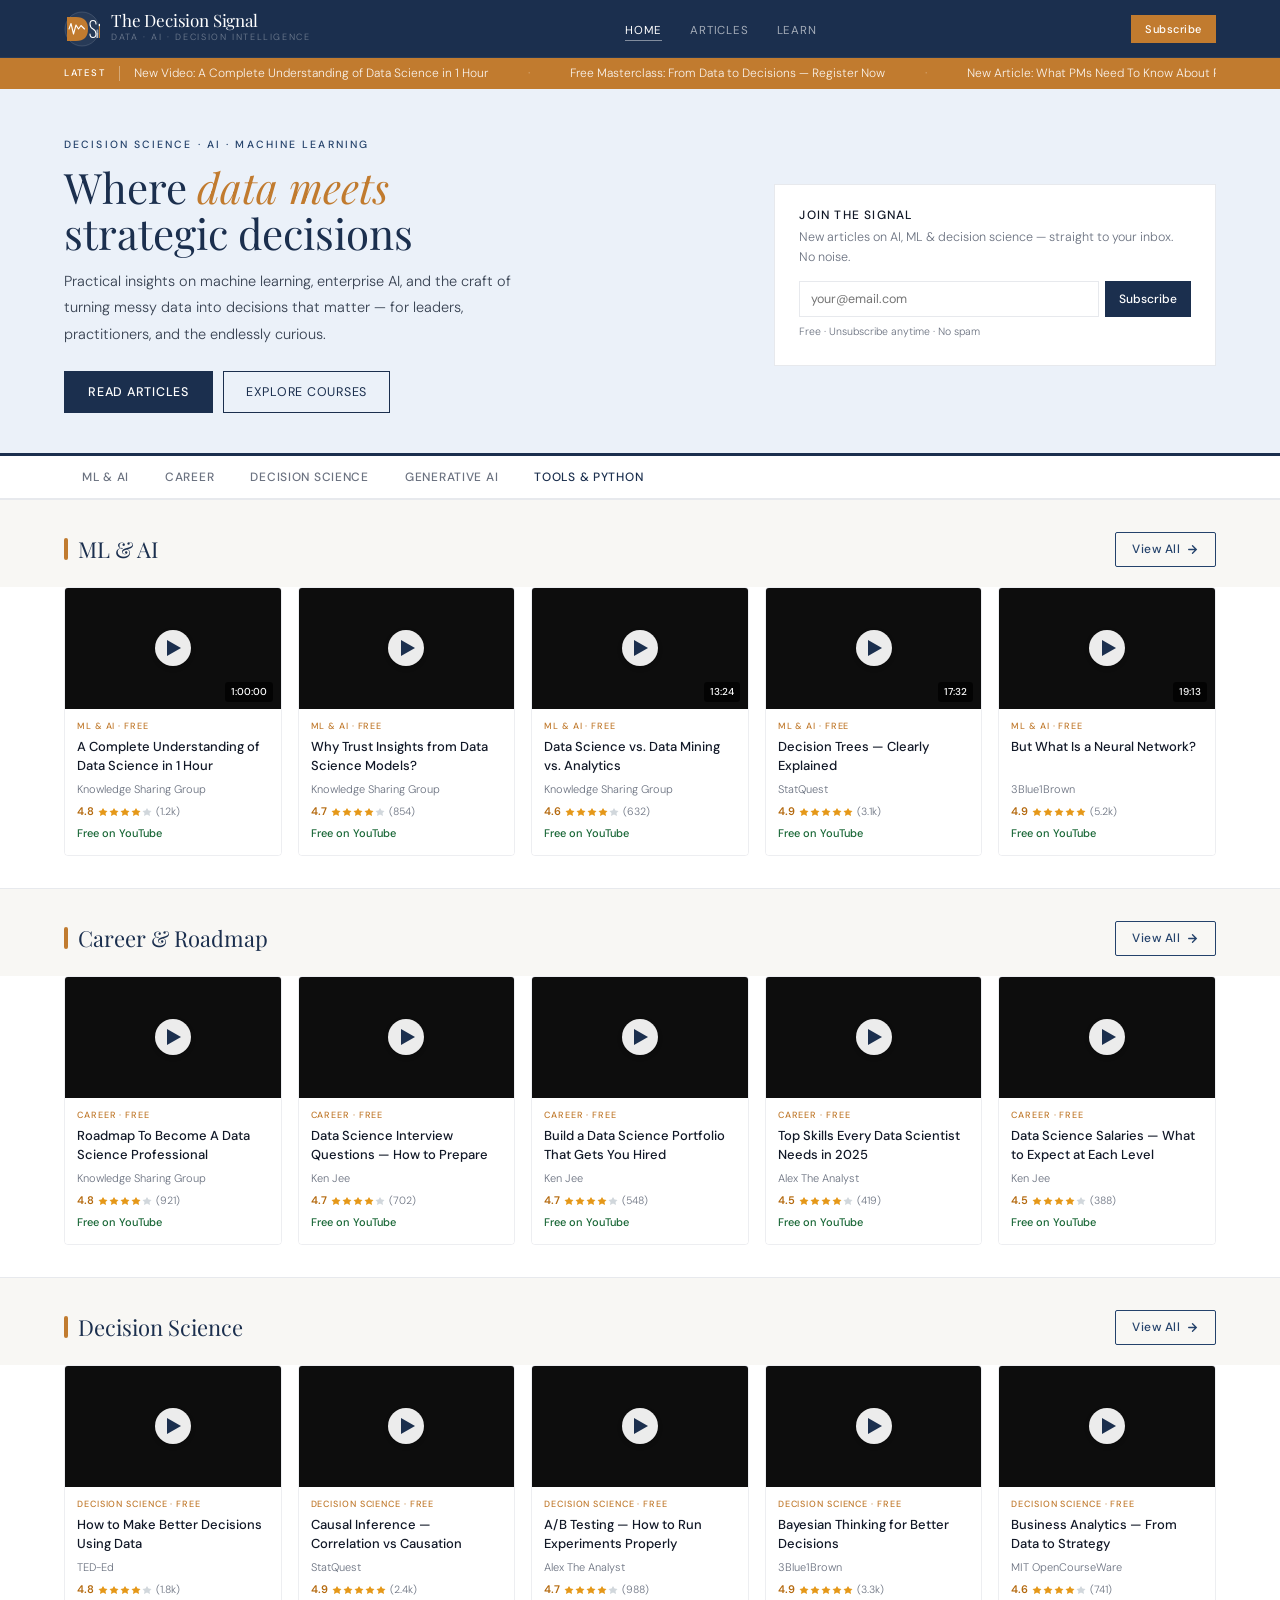
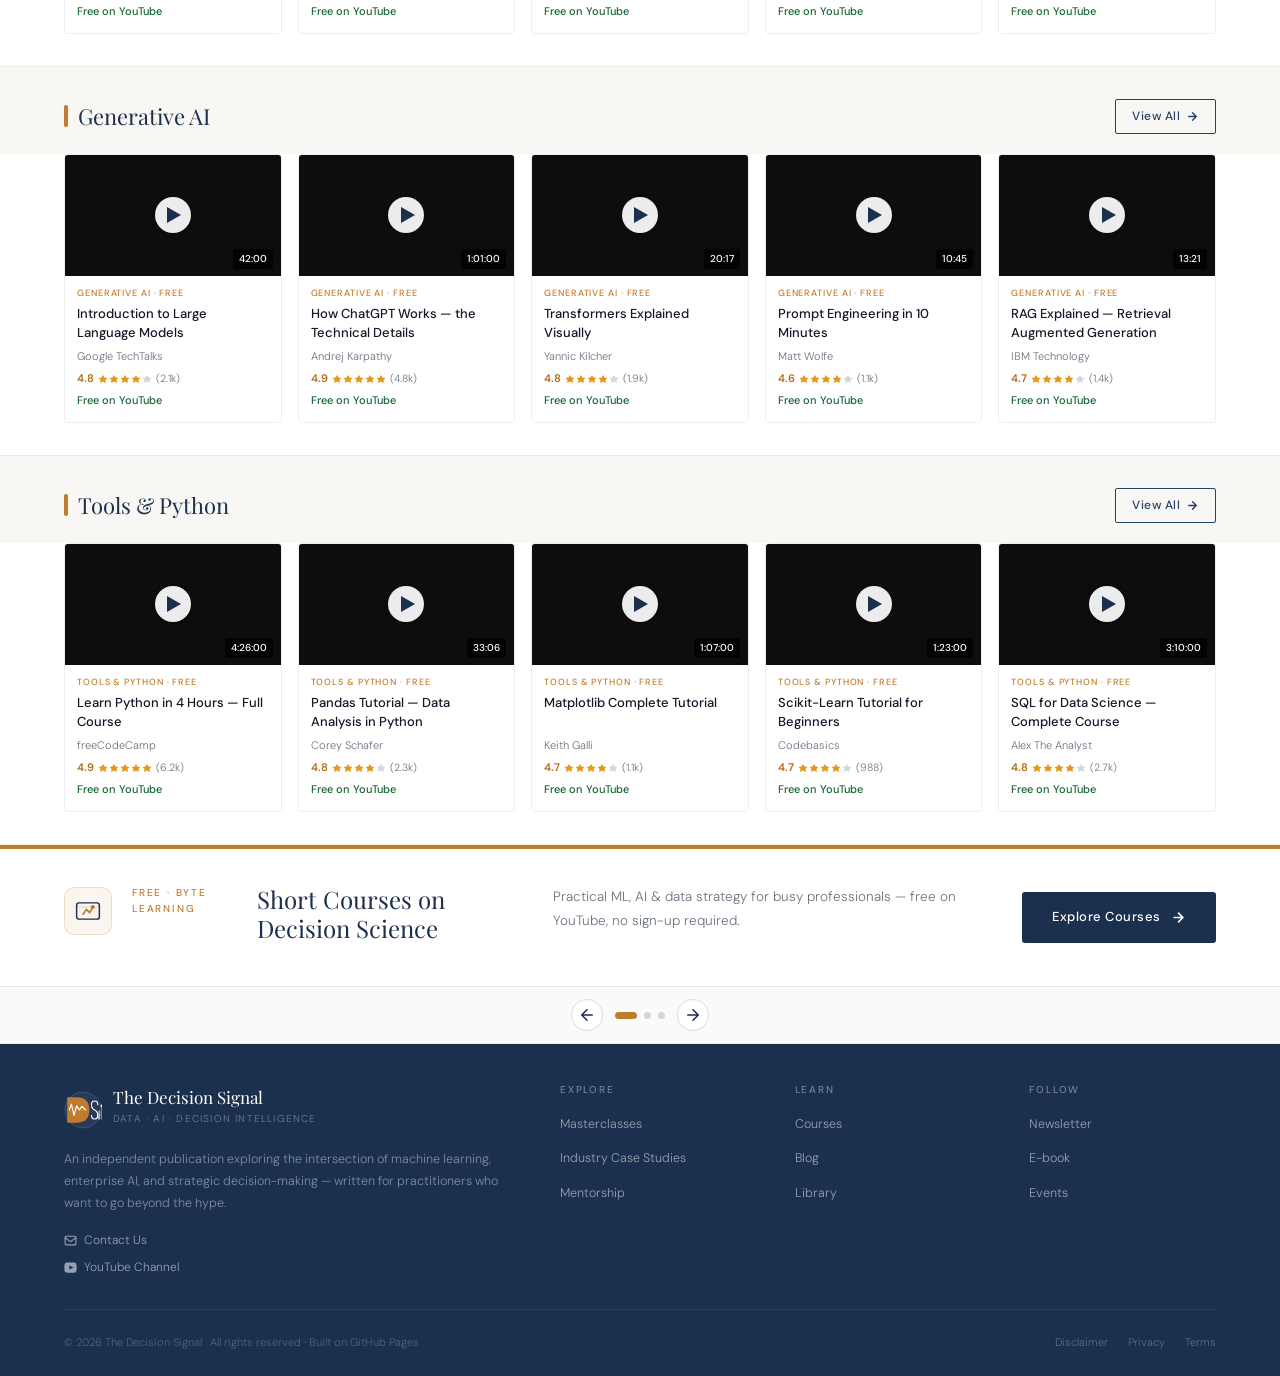
<file: index.html>
<!DOCTYPE html>
<html lang="en">
<head>
<meta charset="UTF-8">
<meta name="viewport" content="width=device-width, initial-scale=1.0">
<title>The Decision Signal — Data Science, AI & Decision Intelligence</title>
<meta name="description" content="Practical insights on machine learning, enterprise AI and decision intelligence — for leaders, practitioners and the endlessly curious.">
<link rel="stylesheet" href="style.css">
<style>
/* ── HERO ─────────────────────────────────────────────────────────────── */
.hero{background:var(--sl3);border-bottom:3px solid var(--sl);padding:3rem 5% 2.5rem;display:grid;grid-template-columns:3fr 2fr;gap:3rem;align-items:center}
.hero-eyebrow{font-size:10.5px;font-weight:500;letter-spacing:.2em;text-transform:uppercase;color:var(--sl2);margin-bottom:10px}
.hero-title{font-size:clamp(26px,3.5vw,42px);color:var(--sl);line-height:1.1;margin-bottom:12px}
.hero-title em{font-style:italic;color:var(--acc)}
.hero-desc{font-size:14.5px;color:var(--inkm);line-height:1.8;margin-bottom:1.5rem;max-width:480px}
.hero-actions{display:flex;gap:10px;flex-wrap:wrap}
.subscribe-box{background:#fff;border:0.5px solid var(--rule);padding:1.5rem}
.subscribe-box h3{font-family:'DM Sans',sans-serif;font-size:12px;font-weight:500;letter-spacing:.1em;text-transform:uppercase;color:var(--ink);margin-bottom:5px}
.subscribe-box p{font-size:12.5px;color:var(--inkl);line-height:1.6;margin-bottom:14px}
.subscribe-row{display:flex;gap:6px}
.subscribe-row input{flex:1;border:0.5px solid var(--rule);padding:9px 11px;font-size:12.5px;font-family:'DM Sans',sans-serif;color:var(--ink);outline:none}
.subscribe-row input:focus{border-color:var(--sl2)}
.subscribe-row button{background:var(--sl);color:#fff;border:none;padding:9px 14px;font-size:12px;font-weight:500;cursor:pointer;white-space:nowrap;transition:background .2s}
.subscribe-row button:hover{background:var(--sl2)}
.subscribe-note{font-size:10.5px;color:var(--inkl);margin-top:7px}

/* ── STICKY CATEGORY NAV ─────────────────────────────────────────────── */
.home-cat-nav{position:sticky;top:58px;z-index:150;background:#fff;border-bottom:2px solid var(--rule);display:flex;align-items:center;overflow-x:auto;padding:0 5%;scrollbar-width:none}
.home-cat-nav::-webkit-scrollbar{display:none}
.hc-tab{font-family:'DM Sans',sans-serif;font-size:12px;font-weight:500;letter-spacing:.06em;text-transform:uppercase;color:var(--inkl);padding:13px 18px;white-space:nowrap;cursor:pointer;border-bottom:2px solid transparent;margin-bottom:-2px;background:none;border-top:none;border-left:none;border-right:none;transition:all .2s}
.hc-tab:hover{color:var(--sl)}
.hc-tab.active{color:var(--sl);border-bottom-color:var(--acc)}

/* ── SHARED SECTION HEADER ───────────────────────────────────────────── */
.home-sec-hdr{display:flex;align-items:center;justify-content:space-between;margin-bottom:1.25rem;padding:2rem 5% 0}
.home-sec-title{font-family:'Playfair Display',serif;font-size:22px;color:var(--sl);font-weight:400;display:flex;align-items:center;gap:10px}
.home-sec-title::before{content:'';display:block;width:4px;height:22px;background:var(--acc);border-radius:2px;flex-shrink:0}
.view-all-btn{display:inline-flex;align-items:center;gap:6px;font-family:'DM Sans',sans-serif;font-size:12px;font-weight:500;color:var(--sl2);letter-spacing:.04em;text-decoration:none;padding:7px 16px;border:1.5px solid var(--sl2);border-radius:2px;transition:all .2s;white-space:nowrap}
.view-all-btn:hover{background:var(--sl);color:#fff;border-color:var(--sl)}
.view-all-btn svg{transition:transform .2s}
.view-all-btn:hover svg{transform:translateX(4px)}

/* ── UDEMY-STYLE VIDEO CARDS ─────────────────────────────────────────── */
.home-vid-section{padding:0 5% 2rem;border-bottom:0.5px solid var(--rule);background:#fff}
.vid-row{display:grid;grid-template-columns:repeat(5,minmax(0,1fr));gap:16px}
.vc{display:flex;flex-direction:column;cursor:pointer;text-decoration:none;border-radius:4px;overflow:hidden;border:1px solid rgba(27,47,78,.08);transition:box-shadow .2s,transform .2s}
.vc:hover{box-shadow:0 8px 24px rgba(27,47,78,.14);transform:translateY(-2px)}
.vc-thumb{width:100%;aspect-ratio:16/9;background:#111;position:relative;overflow:hidden;flex-shrink:0}
.vc-thumb iframe{position:absolute;top:0;left:0;width:100%;height:100%;border:none;pointer-events:none}
.vc-thumb-overlay{position:absolute;inset:0;display:flex;align-items:center;justify-content:center;background:rgba(0,0,0,.22);transition:background .2s}
.vc:hover .vc-thumb-overlay{background:rgba(0,0,0,.08)}
.vc-play{width:36px;height:36px;background:rgba(255,255,255,.92);border-radius:50%;display:flex;align-items:center;justify-content:center;box-shadow:0 2px 8px rgba(0,0,0,.25)}
.vc-play::after{content:'';width:0;height:0;border-top:8px solid transparent;border-bottom:8px solid transparent;border-left:14px solid #1B2F4E;margin-left:3px}
.vc-duration{position:absolute;bottom:7px;right:8px;background:rgba(0,0,0,.72);color:#fff;font-family:'DM Sans',sans-serif;font-size:10px;font-weight:500;padding:2px 6px;border-radius:3px}
.vc-body{padding:10px 12px 12px;flex:1;display:flex;flex-direction:column;background:#fff}
.vc-badge{font-family:'DM Sans',sans-serif;font-size:9px;font-weight:500;letter-spacing:.1em;text-transform:uppercase;color:var(--acc);margin-bottom:5px}
.vc-title{font-family:'DM Sans',sans-serif;font-size:13px;font-weight:500;color:var(--ink);line-height:1.4;flex:1;display:-webkit-box;-webkit-line-clamp:2;-webkit-box-orient:vertical;overflow:hidden;margin-bottom:6px}
.vc-instructor{font-family:'DM Sans',sans-serif;font-size:11px;color:var(--inkl);margin-bottom:5px}
.vc-stars{display:flex;align-items:center;gap:4px;margin-bottom:4px}
.vc-rating{font-family:'DM Sans',sans-serif;font-size:11px;font-weight:600;color:#b4690e}
.vc-stars-svg{display:flex;gap:1px}
.vc-star{width:10px;height:10px;fill:#e59819}
.vc-star-e{width:10px;height:10px;fill:#d1d7dc}
.vc-count{font-family:'DM Sans',sans-serif;font-size:10.5px;color:var(--inkl)}
.vc-free{font-family:'DM Sans',sans-serif;font-size:11px;font-weight:500;color:var(--green)}


.home-art-section{padding:0 5% 2rem;border-bottom:0.5px solid var(--rule);background:#fff}




.art-src-pill{font-size:9px;font-weight:500;letter-spacing:.12em;text-transform:uppercase;background:rgba(255,255,255,.18);color:rgba(255,255,255,.9);padding:2px 8px;border-radius:10px;margin-bottom:6px;width:fit-content}
.art-hdr-title{font-family:'Playfair Display',serif;font-size:12.5px;color:#fff;line-height:1.3;display:-webkit-box;-webkit-line-clamp:2;-webkit-box-orient:vertical;overflow:hidden}

.art-cat-label{font-family:'DM Sans',sans-serif;font-size:9px;font-weight:500;letter-spacing:.1em;text-transform:uppercase;color:var(--acc);margin-bottom:5px}
.art-body-title{font-family:'Playfair Display',serif;font-size:13px;color:var(--ink);line-height:1.35;flex:1;display:-webkit-box;-webkit-line-clamp:3;-webkit-box-orient:vertical;overflow:hidden;margin-bottom:8px}
.art-body-foot{display:flex;align-items:center;justify-content:space-between;padding-top:8px;border-top:0.5px solid var(--rule);margin-top:auto;gap:4px}
.art-body-meta{font-family:'DM Sans',sans-serif;font-size:9.5px;color:var(--inkl)}
.art-body-link{font-family:'DM Sans',sans-serif;font-size:10px;font-weight:500;color:var(--sl2);white-space:nowrap}
.art-body-link:hover{color:var(--sl)}

/* ── STAR HELPER ─────────────────────────────────────────────────────── */
.stars5{display:inline-flex;gap:1px}
.stars5 .s{width:10px;height:10px;fill:#e59819}
.stars5 .se{width:10px;height:10px;fill:#d1d7dc}

/* ── RESPONSIVE ──────────────────────────────────────────────────────── */
@media(max-width:1100px){.vid-row,}
@media(max-width:900px){.hero{grid-template-columns:1fr}.vid-row,}
@media(max-width:500px){.vid-row,}
</style>
</head>
<body>

<nav class="site-nav">
  <a href="index.html" class="nav-brand" style="display:flex;flex-direction:row;align-items:center;gap:11px;text-decoration:none">
    <svg width="36" height="36" viewBox="0 0 72 72" fill="none" xmlns="http://www.w3.org/2000/svg" style="flex-shrink:0;display:block">
      <circle cx="36" cy="36" r="34" fill="rgba(255,255,255,.05)" stroke="rgba(255,255,255,.18)" stroke-width="1.5"/>
      <path d="M6 12 L6 60 L24 60 Q48 60 48 36 Q48 12 24 12 Z" fill="#C17B2F"/>
      <polyline points="10,36 14,25 19,46 24,28 29,36 34,29 41,36" stroke="#fff" stroke-width="2.2" stroke-linecap="round" stroke-linejoin="round" fill="none"/>
      <path d="M64 26 Q64 19 58 19 Q52 19 52 26 Q52 33 58 36 Q64 39 64 46 Q64 53 58 53 Q52 53 52 46" stroke="#fff" stroke-width="2.2" stroke-linecap="round" fill="none"/>
      <rect x="65" y="44" width="3.5" height="10" rx="1" fill="rgba(255,255,255,.32)"/>
      <rect x="65" y="37" width="3.5" height="17" rx="1" fill="rgba(255,255,255,.52)"/>
      <rect x="70" y="28" width="3.5" height="26" rx="1" fill="#C17B2F"/>
      <circle cx="71.75" cy="28" r="2.5" fill="#fff"/>
    </svg>
    <div style="display:flex;flex-direction:column;gap:1px">
      <div class="nav-brand-name">The Decision Signal</div>
      <div class="nav-brand-tag">Data · AI · Decision Intelligence</div>
    </div>
  </a>
  <ul class="nav-links">
    <li><a href="index.html" class="active">Home</a></li>
    <li><a href="articles.html">Articles</a></li>
    <li><a href="learn.html">Learn</a></li>
  </ul>
  <div class="nav-actions">
    <button class="btn-subscribe" onclick="scrollToSubscribe()">Subscribe</button>
  </div>
  <button class="nav-hamburger" onclick="toggleMobile()" aria-label="Menu"><span></span><span></span><span></span></button>
</nav>
<div class="mobile-menu" id="mobileMenu">
  <a href="index.html">Home</a><a href="articles.html">Articles</a><a href="learn.html">Learn</a>
</div>

<div class="ticker">
  <span class="ticker-label">Latest</span>
  <div class="ticker-overflow">
    <div class="ticker-track">
      <a href="https://youtu.be/LJyyJOzxlcA" target="_blank">New Video: A Complete Understanding of Data Science in 1 Hour</a>
      <span>·</span><a href="learn.html#masterclasses">Free Masterclass: From Data to Decisions — Register Now</a>
      <span>·</span><a href="articles.html">New Article: What PMs Need To Know About Pre-Mortems</a>
      <span>·</span><a href="learn.html#coaching">Free 1:1 Coaching — Book a Slot</a>
      <span>·</span><a href="https://youtu.be/eV4UzdER5d4" target="_blank">Why Trust Insights from Data Science Models?</a>
      <span>·</span><a href="learn.html#masterclasses">Free Masterclass: From Data to Decisions — Register Now</a>
      <span>·</span><a href="articles.html">New Article: What PMs Need To Know About Pre-Mortems</a>
      <span>·</span><a href="learn.html#coaching">Free 1:1 Coaching — Book a Slot</a>
      <span>·</span><a href="https://youtu.be/LJyyJOzxlcA" target="_blank">New Video: A Complete Understanding of Data Science in 1 Hour</a>
      <span>·</span><a href="https://youtu.be/eV4UzdER5d4" target="_blank">Why Trust Insights from Data Science Models?</a>
    </div>
  </div>
</div>

<!-- ── HERO ─────────────────────────────────────────────────────────────── -->
<section class="hero">
  <div>
    <div class="hero-eyebrow">Decision Science · AI · Machine Learning</div>
    <h1 class="hero-title">Where <em>data meets</em><br>strategic decisions</h1>
    <p class="hero-desc">Practical insights on machine learning, enterprise AI, and the craft of turning messy data into decisions that matter — for leaders, practitioners, and the endlessly curious.</p>
    <div class="hero-actions">
      <a href="articles.html" class="btn-primary">Read Articles</a>
      <a href="learn.html" class="btn-ghost">Explore Courses</a>
    </div>
  </div>
  <div class="subscribe-box" id="subscribeBox">
    <h3>Join the Signal</h3>
    <p>New articles on AI, ML &amp; decision science — straight to your inbox. No noise.</p>
    <form id="subscribeForm" action="https://formspree.io/f/YOUR_FORMSPREE_ID" method="POST">
      <div class="subscribe-row">
        <input type="email" name="email" placeholder="your@email.com" required>
        <button type="submit">Subscribe</button>
      </div>
    </form>
    <div class="subscribe-note">Free · Unsubscribe anytime · No spam</div>
  </div>
</section>

<!-- ── STICKY CATEGORY NAV ───────────────────────────────────────────────── -->
<!-- STICKY CATEGORY NAV -->
<nav class="home-cat-nav" id="homeCatNav">
  <button class="hc-tab active" data-sec="sec-vid-ml">ML &amp; AI</button>
  <button class="hc-tab" data-sec="sec-vid-career">Career</button>
  <button class="hc-tab" data-sec="sec-vid-decision">Decision Science</button>
  <button class="hc-tab" data-sec="sec-vid-genai">Generative AI</button>
  <button class="hc-tab" data-sec="sec-vid-tools">Tools &amp; Python</button>
</nav>

<div id="sec-vid-ml">
  <div class="home-sec-hdr">
    <div class="home-sec-title">ML &amp; AI</div>
    <a href="learn.html#sec-ml" class="view-all-btn">View All <svg width="13" height="13" viewBox="0 0 24 24" fill="none" stroke="currentColor" stroke-width="2.5" stroke-linecap="round"><path d="M5 12h14M12 5l7 7-7 7"/></svg></a>
  </div>
  <div class="home-vid-section">
    <div class="vid-row">
      <a href="https://youtu.be/LJyyJOzxlcA" target="_blank" class="vc">
        <div class="vc-thumb">
          <iframe src="https://www.youtube.com/embed/LJyyJOzxlcA" title="A Complete Understanding of Data Science in 1 Hour" allow="accelerometer;autoplay;clipboard-write;encrypted-media;gyroscope;picture-in-picture" allowfullscreen loading="lazy"></iframe>
          <div class="vc-thumb-overlay"><div class="vc-play"></div></div><span class="vc-duration">1:00:00</span>
        </div>
        <div class="vc-body">
          <div class="vc-badge">ML & AI · Free</div>
          <div class="vc-title">A Complete Understanding of Data Science in 1 Hour</div>
          <div class="vc-instructor">Knowledge Sharing Group</div>
          <div class="vc-stars"><span class="vc-rating">4.8</span><span class="vc-stars-svg"><svg class="vc-star" viewBox="0 0 10 10"><polygon points="5,1 6.5,3.5 9.5,4 7.5,6 8,9 5,7.5 2,9 2.5,6 0.5,4 3.5,3.5"/></svg><svg class="vc-star" viewBox="0 0 10 10"><polygon points="5,1 6.5,3.5 9.5,4 7.5,6 8,9 5,7.5 2,9 2.5,6 0.5,4 3.5,3.5"/></svg><svg class="vc-star" viewBox="0 0 10 10"><polygon points="5,1 6.5,3.5 9.5,4 7.5,6 8,9 5,7.5 2,9 2.5,6 0.5,4 3.5,3.5"/></svg><svg class="vc-star" viewBox="0 0 10 10"><polygon points="5,1 6.5,3.5 9.5,4 7.5,6 8,9 5,7.5 2,9 2.5,6 0.5,4 3.5,3.5"/></svg><svg class="vc-star-e" viewBox="0 0 10 10"><polygon points="5,1 6.5,3.5 9.5,4 7.5,6 8,9 5,7.5 2,9 2.5,6 0.5,4 3.5,3.5"/></svg></span><span class="vc-count">(1.2k)</span></div>
          <div class="vc-free">Free on YouTube</div>
        </div>
      </a>
      <a href="https://youtu.be/eV4UzdER5d4" target="_blank" class="vc">
        <div class="vc-thumb">
          <iframe src="https://www.youtube.com/embed/eV4UzdER5d4" title="Why Trust Insights from Data Science Models?" allow="accelerometer;autoplay;clipboard-write;encrypted-media;gyroscope;picture-in-picture" allowfullscreen loading="lazy"></iframe>
          <div class="vc-thumb-overlay"><div class="vc-play"></div></div>
        </div>
        <div class="vc-body">
          <div class="vc-badge">ML & AI · Free</div>
          <div class="vc-title">Why Trust Insights from Data Science Models?</div>
          <div class="vc-instructor">Knowledge Sharing Group</div>
          <div class="vc-stars"><span class="vc-rating">4.7</span><span class="vc-stars-svg"><svg class="vc-star" viewBox="0 0 10 10"><polygon points="5,1 6.5,3.5 9.5,4 7.5,6 8,9 5,7.5 2,9 2.5,6 0.5,4 3.5,3.5"/></svg><svg class="vc-star" viewBox="0 0 10 10"><polygon points="5,1 6.5,3.5 9.5,4 7.5,6 8,9 5,7.5 2,9 2.5,6 0.5,4 3.5,3.5"/></svg><svg class="vc-star" viewBox="0 0 10 10"><polygon points="5,1 6.5,3.5 9.5,4 7.5,6 8,9 5,7.5 2,9 2.5,6 0.5,4 3.5,3.5"/></svg><svg class="vc-star" viewBox="0 0 10 10"><polygon points="5,1 6.5,3.5 9.5,4 7.5,6 8,9 5,7.5 2,9 2.5,6 0.5,4 3.5,3.5"/></svg><svg class="vc-star-e" viewBox="0 0 10 10"><polygon points="5,1 6.5,3.5 9.5,4 7.5,6 8,9 5,7.5 2,9 2.5,6 0.5,4 3.5,3.5"/></svg></span><span class="vc-count">(854)</span></div>
          <div class="vc-free">Free on YouTube</div>
        </div>
      </a>
      <a href="https://youtu.be/JkUO-jaNdF4" target="_blank" class="vc">
        <div class="vc-thumb">
          <iframe src="https://www.youtube.com/embed/JkUO-jaNdF4" title="Data Science vs. Data Mining vs. Analytics" allow="accelerometer;autoplay;clipboard-write;encrypted-media;gyroscope;picture-in-picture" allowfullscreen loading="lazy"></iframe>
          <div class="vc-thumb-overlay"><div class="vc-play"></div></div><span class="vc-duration">13:24</span>
        </div>
        <div class="vc-body">
          <div class="vc-badge">ML & AI · Free</div>
          <div class="vc-title">Data Science vs. Data Mining vs. Analytics</div>
          <div class="vc-instructor">Knowledge Sharing Group</div>
          <div class="vc-stars"><span class="vc-rating">4.6</span><span class="vc-stars-svg"><svg class="vc-star" viewBox="0 0 10 10"><polygon points="5,1 6.5,3.5 9.5,4 7.5,6 8,9 5,7.5 2,9 2.5,6 0.5,4 3.5,3.5"/></svg><svg class="vc-star" viewBox="0 0 10 10"><polygon points="5,1 6.5,3.5 9.5,4 7.5,6 8,9 5,7.5 2,9 2.5,6 0.5,4 3.5,3.5"/></svg><svg class="vc-star" viewBox="0 0 10 10"><polygon points="5,1 6.5,3.5 9.5,4 7.5,6 8,9 5,7.5 2,9 2.5,6 0.5,4 3.5,3.5"/></svg><svg class="vc-star" viewBox="0 0 10 10"><polygon points="5,1 6.5,3.5 9.5,4 7.5,6 8,9 5,7.5 2,9 2.5,6 0.5,4 3.5,3.5"/></svg><svg class="vc-star-e" viewBox="0 0 10 10"><polygon points="5,1 6.5,3.5 9.5,4 7.5,6 8,9 5,7.5 2,9 2.5,6 0.5,4 3.5,3.5"/></svg></span><span class="vc-count">(632)</span></div>
          <div class="vc-free">Free on YouTube</div>
        </div>
      </a>
      <a href="https://youtu.be/Gv9_4yMHFhI" target="_blank" class="vc">
        <div class="vc-thumb">
          <iframe src="https://www.youtube.com/embed/Gv9_4yMHFhI" title="Decision Trees — Clearly Explained" allow="accelerometer;autoplay;clipboard-write;encrypted-media;gyroscope;picture-in-picture" allowfullscreen loading="lazy"></iframe>
          <div class="vc-thumb-overlay"><div class="vc-play"></div></div><span class="vc-duration">17:32</span>
        </div>
        <div class="vc-body">
          <div class="vc-badge">ML & AI · Free</div>
          <div class="vc-title">Decision Trees — Clearly Explained</div>
          <div class="vc-instructor">StatQuest</div>
          <div class="vc-stars"><span class="vc-rating">4.9</span><span class="vc-stars-svg"><svg class="vc-star" viewBox="0 0 10 10"><polygon points="5,1 6.5,3.5 9.5,4 7.5,6 8,9 5,7.5 2,9 2.5,6 0.5,4 3.5,3.5"/></svg><svg class="vc-star" viewBox="0 0 10 10"><polygon points="5,1 6.5,3.5 9.5,4 7.5,6 8,9 5,7.5 2,9 2.5,6 0.5,4 3.5,3.5"/></svg><svg class="vc-star" viewBox="0 0 10 10"><polygon points="5,1 6.5,3.5 9.5,4 7.5,6 8,9 5,7.5 2,9 2.5,6 0.5,4 3.5,3.5"/></svg><svg class="vc-star" viewBox="0 0 10 10"><polygon points="5,1 6.5,3.5 9.5,4 7.5,6 8,9 5,7.5 2,9 2.5,6 0.5,4 3.5,3.5"/></svg><svg class="vc-star" viewBox="0 0 10 10"><polygon points="5,1 6.5,3.5 9.5,4 7.5,6 8,9 5,7.5 2,9 2.5,6 0.5,4 3.5,3.5"/></svg></span><span class="vc-count">(3.1k)</span></div>
          <div class="vc-free">Free on YouTube</div>
        </div>
      </a>
      <a href="https://youtu.be/aircAruvnKk" target="_blank" class="vc">
        <div class="vc-thumb">
          <iframe src="https://www.youtube.com/embed/aircAruvnKk" title="But What Is a Neural Network?" allow="accelerometer;autoplay;clipboard-write;encrypted-media;gyroscope;picture-in-picture" allowfullscreen loading="lazy"></iframe>
          <div class="vc-thumb-overlay"><div class="vc-play"></div></div><span class="vc-duration">19:13</span>
        </div>
        <div class="vc-body">
          <div class="vc-badge">ML & AI · Free</div>
          <div class="vc-title">But What Is a Neural Network?</div>
          <div class="vc-instructor">3Blue1Brown</div>
          <div class="vc-stars"><span class="vc-rating">4.9</span><span class="vc-stars-svg"><svg class="vc-star" viewBox="0 0 10 10"><polygon points="5,1 6.5,3.5 9.5,4 7.5,6 8,9 5,7.5 2,9 2.5,6 0.5,4 3.5,3.5"/></svg><svg class="vc-star" viewBox="0 0 10 10"><polygon points="5,1 6.5,3.5 9.5,4 7.5,6 8,9 5,7.5 2,9 2.5,6 0.5,4 3.5,3.5"/></svg><svg class="vc-star" viewBox="0 0 10 10"><polygon points="5,1 6.5,3.5 9.5,4 7.5,6 8,9 5,7.5 2,9 2.5,6 0.5,4 3.5,3.5"/></svg><svg class="vc-star" viewBox="0 0 10 10"><polygon points="5,1 6.5,3.5 9.5,4 7.5,6 8,9 5,7.5 2,9 2.5,6 0.5,4 3.5,3.5"/></svg><svg class="vc-star" viewBox="0 0 10 10"><polygon points="5,1 6.5,3.5 9.5,4 7.5,6 8,9 5,7.5 2,9 2.5,6 0.5,4 3.5,3.5"/></svg></span><span class="vc-count">(5.2k)</span></div>
          <div class="vc-free">Free on YouTube</div>
        </div>
      </a>
    </div>
  </div>
</div>

<div id="sec-vid-career">
  <div class="home-sec-hdr">
    <div class="home-sec-title">Career &amp; Roadmap</div>
    <a href="learn.html#sec-career" class="view-all-btn">View All <svg width="13" height="13" viewBox="0 0 24 24" fill="none" stroke="currentColor" stroke-width="2.5" stroke-linecap="round"><path d="M5 12h14M12 5l7 7-7 7"/></svg></a>
  </div>
  <div class="home-vid-section">
    <div class="vid-row">
      <a href="https://youtu.be/uuearKdgG-A" target="_blank" class="vc">
        <div class="vc-thumb">
          <iframe src="https://www.youtube.com/embed/uuearKdgG-A" title="Roadmap To Become A Data Science Professional" allow="accelerometer;autoplay;clipboard-write;encrypted-media;gyroscope;picture-in-picture" allowfullscreen loading="lazy"></iframe>
          <div class="vc-thumb-overlay"><div class="vc-play"></div></div>
        </div>
        <div class="vc-body">
          <div class="vc-badge">Career · Free</div>
          <div class="vc-title">Roadmap To Become A Data Science Professional</div>
          <div class="vc-instructor">Knowledge Sharing Group</div>
          <div class="vc-stars"><span class="vc-rating">4.8</span><span class="vc-stars-svg"><svg class="vc-star" viewBox="0 0 10 10"><polygon points="5,1 6.5,3.5 9.5,4 7.5,6 8,9 5,7.5 2,9 2.5,6 0.5,4 3.5,3.5"/></svg><svg class="vc-star" viewBox="0 0 10 10"><polygon points="5,1 6.5,3.5 9.5,4 7.5,6 8,9 5,7.5 2,9 2.5,6 0.5,4 3.5,3.5"/></svg><svg class="vc-star" viewBox="0 0 10 10"><polygon points="5,1 6.5,3.5 9.5,4 7.5,6 8,9 5,7.5 2,9 2.5,6 0.5,4 3.5,3.5"/></svg><svg class="vc-star" viewBox="0 0 10 10"><polygon points="5,1 6.5,3.5 9.5,4 7.5,6 8,9 5,7.5 2,9 2.5,6 0.5,4 3.5,3.5"/></svg><svg class="vc-star-e" viewBox="0 0 10 10"><polygon points="5,1 6.5,3.5 9.5,4 7.5,6 8,9 5,7.5 2,9 2.5,6 0.5,4 3.5,3.5"/></svg></span><span class="vc-count">(921)</span></div>
          <div class="vc-free">Free on YouTube</div>
        </div>
      </a>
      <a href="https://youtu.be/RBSUwFGa6Fk" target="_blank" class="vc">
        <div class="vc-thumb">
          <iframe src="https://www.youtube.com/embed/RBSUwFGa6Fk" title="Data Science Interview Questions — How to Prepare" allow="accelerometer;autoplay;clipboard-write;encrypted-media;gyroscope;picture-in-picture" allowfullscreen loading="lazy"></iframe>
          <div class="vc-thumb-overlay"><div class="vc-play"></div></div>
        </div>
        <div class="vc-body">
          <div class="vc-badge">Career · Free</div>
          <div class="vc-title">Data Science Interview Questions — How to Prepare</div>
          <div class="vc-instructor">Ken Jee</div>
          <div class="vc-stars"><span class="vc-rating">4.7</span><span class="vc-stars-svg"><svg class="vc-star" viewBox="0 0 10 10"><polygon points="5,1 6.5,3.5 9.5,4 7.5,6 8,9 5,7.5 2,9 2.5,6 0.5,4 3.5,3.5"/></svg><svg class="vc-star" viewBox="0 0 10 10"><polygon points="5,1 6.5,3.5 9.5,4 7.5,6 8,9 5,7.5 2,9 2.5,6 0.5,4 3.5,3.5"/></svg><svg class="vc-star" viewBox="0 0 10 10"><polygon points="5,1 6.5,3.5 9.5,4 7.5,6 8,9 5,7.5 2,9 2.5,6 0.5,4 3.5,3.5"/></svg><svg class="vc-star" viewBox="0 0 10 10"><polygon points="5,1 6.5,3.5 9.5,4 7.5,6 8,9 5,7.5 2,9 2.5,6 0.5,4 3.5,3.5"/></svg><svg class="vc-star-e" viewBox="0 0 10 10"><polygon points="5,1 6.5,3.5 9.5,4 7.5,6 8,9 5,7.5 2,9 2.5,6 0.5,4 3.5,3.5"/></svg></span><span class="vc-count">(702)</span></div>
          <div class="vc-free">Free on YouTube</div>
        </div>
      </a>
      <a href="https://youtu.be/N6BghzjFc9c" target="_blank" class="vc">
        <div class="vc-thumb">
          <iframe src="https://www.youtube.com/embed/N6BghzjFc9c" title="Build a Data Science Portfolio That Gets You Hired" allow="accelerometer;autoplay;clipboard-write;encrypted-media;gyroscope;picture-in-picture" allowfullscreen loading="lazy"></iframe>
          <div class="vc-thumb-overlay"><div class="vc-play"></div></div>
        </div>
        <div class="vc-body">
          <div class="vc-badge">Career · Free</div>
          <div class="vc-title">Build a Data Science Portfolio That Gets You Hired</div>
          <div class="vc-instructor">Ken Jee</div>
          <div class="vc-stars"><span class="vc-rating">4.7</span><span class="vc-stars-svg"><svg class="vc-star" viewBox="0 0 10 10"><polygon points="5,1 6.5,3.5 9.5,4 7.5,6 8,9 5,7.5 2,9 2.5,6 0.5,4 3.5,3.5"/></svg><svg class="vc-star" viewBox="0 0 10 10"><polygon points="5,1 6.5,3.5 9.5,4 7.5,6 8,9 5,7.5 2,9 2.5,6 0.5,4 3.5,3.5"/></svg><svg class="vc-star" viewBox="0 0 10 10"><polygon points="5,1 6.5,3.5 9.5,4 7.5,6 8,9 5,7.5 2,9 2.5,6 0.5,4 3.5,3.5"/></svg><svg class="vc-star" viewBox="0 0 10 10"><polygon points="5,1 6.5,3.5 9.5,4 7.5,6 8,9 5,7.5 2,9 2.5,6 0.5,4 3.5,3.5"/></svg><svg class="vc-star-e" viewBox="0 0 10 10"><polygon points="5,1 6.5,3.5 9.5,4 7.5,6 8,9 5,7.5 2,9 2.5,6 0.5,4 3.5,3.5"/></svg></span><span class="vc-count">(548)</span></div>
          <div class="vc-free">Free on YouTube</div>
        </div>
      </a>
      <a href="https://youtu.be/ua-CiDNNj30" target="_blank" class="vc">
        <div class="vc-thumb">
          <iframe src="https://www.youtube.com/embed/ua-CiDNNj30" title="Top Skills Every Data Scientist Needs in 2025" allow="accelerometer;autoplay;clipboard-write;encrypted-media;gyroscope;picture-in-picture" allowfullscreen loading="lazy"></iframe>
          <div class="vc-thumb-overlay"><div class="vc-play"></div></div>
        </div>
        <div class="vc-body">
          <div class="vc-badge">Career · Free</div>
          <div class="vc-title">Top Skills Every Data Scientist Needs in 2025</div>
          <div class="vc-instructor">Alex The Analyst</div>
          <div class="vc-stars"><span class="vc-rating">4.5</span><span class="vc-stars-svg"><svg class="vc-star" viewBox="0 0 10 10"><polygon points="5,1 6.5,3.5 9.5,4 7.5,6 8,9 5,7.5 2,9 2.5,6 0.5,4 3.5,3.5"/></svg><svg class="vc-star" viewBox="0 0 10 10"><polygon points="5,1 6.5,3.5 9.5,4 7.5,6 8,9 5,7.5 2,9 2.5,6 0.5,4 3.5,3.5"/></svg><svg class="vc-star" viewBox="0 0 10 10"><polygon points="5,1 6.5,3.5 9.5,4 7.5,6 8,9 5,7.5 2,9 2.5,6 0.5,4 3.5,3.5"/></svg><svg class="vc-star" viewBox="0 0 10 10"><polygon points="5,1 6.5,3.5 9.5,4 7.5,6 8,9 5,7.5 2,9 2.5,6 0.5,4 3.5,3.5"/></svg><svg class="vc-star-e" viewBox="0 0 10 10"><polygon points="5,1 6.5,3.5 9.5,4 7.5,6 8,9 5,7.5 2,9 2.5,6 0.5,4 3.5,3.5"/></svg></span><span class="vc-count">(419)</span></div>
          <div class="vc-free">Free on YouTube</div>
        </div>
      </a>
      <a href="https://youtu.be/zAULhNrnuL4" target="_blank" class="vc">
        <div class="vc-thumb">
          <iframe src="https://www.youtube.com/embed/zAULhNrnuL4" title="Data Science Salaries — What to Expect at Each Level" allow="accelerometer;autoplay;clipboard-write;encrypted-media;gyroscope;picture-in-picture" allowfullscreen loading="lazy"></iframe>
          <div class="vc-thumb-overlay"><div class="vc-play"></div></div>
        </div>
        <div class="vc-body">
          <div class="vc-badge">Career · Free</div>
          <div class="vc-title">Data Science Salaries — What to Expect at Each Level</div>
          <div class="vc-instructor">Ken Jee</div>
          <div class="vc-stars"><span class="vc-rating">4.5</span><span class="vc-stars-svg"><svg class="vc-star" viewBox="0 0 10 10"><polygon points="5,1 6.5,3.5 9.5,4 7.5,6 8,9 5,7.5 2,9 2.5,6 0.5,4 3.5,3.5"/></svg><svg class="vc-star" viewBox="0 0 10 10"><polygon points="5,1 6.5,3.5 9.5,4 7.5,6 8,9 5,7.5 2,9 2.5,6 0.5,4 3.5,3.5"/></svg><svg class="vc-star" viewBox="0 0 10 10"><polygon points="5,1 6.5,3.5 9.5,4 7.5,6 8,9 5,7.5 2,9 2.5,6 0.5,4 3.5,3.5"/></svg><svg class="vc-star" viewBox="0 0 10 10"><polygon points="5,1 6.5,3.5 9.5,4 7.5,6 8,9 5,7.5 2,9 2.5,6 0.5,4 3.5,3.5"/></svg><svg class="vc-star-e" viewBox="0 0 10 10"><polygon points="5,1 6.5,3.5 9.5,4 7.5,6 8,9 5,7.5 2,9 2.5,6 0.5,4 3.5,3.5"/></svg></span><span class="vc-count">(388)</span></div>
          <div class="vc-free">Free on YouTube</div>
        </div>
      </a>
    </div>
  </div>
</div>

<div id="sec-vid-decision">
  <div class="home-sec-hdr">
    <div class="home-sec-title">Decision Science</div>
    <a href="learn.html#sec-decision" class="view-all-btn">View All <svg width="13" height="13" viewBox="0 0 24 24" fill="none" stroke="currentColor" stroke-width="2.5" stroke-linecap="round"><path d="M5 12h14M12 5l7 7-7 7"/></svg></a>
  </div>
  <div class="home-vid-section">
    <div class="vid-row">
      <a href="https://youtu.be/AHSPuG45kjU" target="_blank" class="vc">
        <div class="vc-thumb">
          <iframe src="https://www.youtube.com/embed/AHSPuG45kjU" title="How to Make Better Decisions Using Data" allow="accelerometer;autoplay;clipboard-write;encrypted-media;gyroscope;picture-in-picture" allowfullscreen loading="lazy"></iframe>
          <div class="vc-thumb-overlay"><div class="vc-play"></div></div>
        </div>
        <div class="vc-body">
          <div class="vc-badge">Decision Science · Free</div>
          <div class="vc-title">How to Make Better Decisions Using Data</div>
          <div class="vc-instructor">TED-Ed</div>
          <div class="vc-stars"><span class="vc-rating">4.8</span><span class="vc-stars-svg"><svg class="vc-star" viewBox="0 0 10 10"><polygon points="5,1 6.5,3.5 9.5,4 7.5,6 8,9 5,7.5 2,9 2.5,6 0.5,4 3.5,3.5"/></svg><svg class="vc-star" viewBox="0 0 10 10"><polygon points="5,1 6.5,3.5 9.5,4 7.5,6 8,9 5,7.5 2,9 2.5,6 0.5,4 3.5,3.5"/></svg><svg class="vc-star" viewBox="0 0 10 10"><polygon points="5,1 6.5,3.5 9.5,4 7.5,6 8,9 5,7.5 2,9 2.5,6 0.5,4 3.5,3.5"/></svg><svg class="vc-star" viewBox="0 0 10 10"><polygon points="5,1 6.5,3.5 9.5,4 7.5,6 8,9 5,7.5 2,9 2.5,6 0.5,4 3.5,3.5"/></svg><svg class="vc-star-e" viewBox="0 0 10 10"><polygon points="5,1 6.5,3.5 9.5,4 7.5,6 8,9 5,7.5 2,9 2.5,6 0.5,4 3.5,3.5"/></svg></span><span class="vc-count">(1.8k)</span></div>
          <div class="vc-free">Free on YouTube</div>
        </div>
      </a>
      <a href="https://youtu.be/8eRx5Wo3xYA" target="_blank" class="vc">
        <div class="vc-thumb">
          <iframe src="https://www.youtube.com/embed/8eRx5Wo3xYA" title="Causal Inference — Correlation vs Causation" allow="accelerometer;autoplay;clipboard-write;encrypted-media;gyroscope;picture-in-picture" allowfullscreen loading="lazy"></iframe>
          <div class="vc-thumb-overlay"><div class="vc-play"></div></div>
        </div>
        <div class="vc-body">
          <div class="vc-badge">Decision Science · Free</div>
          <div class="vc-title">Causal Inference — Correlation vs Causation</div>
          <div class="vc-instructor">StatQuest</div>
          <div class="vc-stars"><span class="vc-rating">4.9</span><span class="vc-stars-svg"><svg class="vc-star" viewBox="0 0 10 10"><polygon points="5,1 6.5,3.5 9.5,4 7.5,6 8,9 5,7.5 2,9 2.5,6 0.5,4 3.5,3.5"/></svg><svg class="vc-star" viewBox="0 0 10 10"><polygon points="5,1 6.5,3.5 9.5,4 7.5,6 8,9 5,7.5 2,9 2.5,6 0.5,4 3.5,3.5"/></svg><svg class="vc-star" viewBox="0 0 10 10"><polygon points="5,1 6.5,3.5 9.5,4 7.5,6 8,9 5,7.5 2,9 2.5,6 0.5,4 3.5,3.5"/></svg><svg class="vc-star" viewBox="0 0 10 10"><polygon points="5,1 6.5,3.5 9.5,4 7.5,6 8,9 5,7.5 2,9 2.5,6 0.5,4 3.5,3.5"/></svg><svg class="vc-star" viewBox="0 0 10 10"><polygon points="5,1 6.5,3.5 9.5,4 7.5,6 8,9 5,7.5 2,9 2.5,6 0.5,4 3.5,3.5"/></svg></span><span class="vc-count">(2.4k)</span></div>
          <div class="vc-free">Free on YouTube</div>
        </div>
      </a>
      <a href="https://youtu.be/PNtKXWNKGN8" target="_blank" class="vc">
        <div class="vc-thumb">
          <iframe src="https://www.youtube.com/embed/PNtKXWNKGN8" title="A/B Testing — How to Run Experiments Properly" allow="accelerometer;autoplay;clipboard-write;encrypted-media;gyroscope;picture-in-picture" allowfullscreen loading="lazy"></iframe>
          <div class="vc-thumb-overlay"><div class="vc-play"></div></div>
        </div>
        <div class="vc-body">
          <div class="vc-badge">Decision Science · Free</div>
          <div class="vc-title">A/B Testing — How to Run Experiments Properly</div>
          <div class="vc-instructor">Alex The Analyst</div>
          <div class="vc-stars"><span class="vc-rating">4.7</span><span class="vc-stars-svg"><svg class="vc-star" viewBox="0 0 10 10"><polygon points="5,1 6.5,3.5 9.5,4 7.5,6 8,9 5,7.5 2,9 2.5,6 0.5,4 3.5,3.5"/></svg><svg class="vc-star" viewBox="0 0 10 10"><polygon points="5,1 6.5,3.5 9.5,4 7.5,6 8,9 5,7.5 2,9 2.5,6 0.5,4 3.5,3.5"/></svg><svg class="vc-star" viewBox="0 0 10 10"><polygon points="5,1 6.5,3.5 9.5,4 7.5,6 8,9 5,7.5 2,9 2.5,6 0.5,4 3.5,3.5"/></svg><svg class="vc-star" viewBox="0 0 10 10"><polygon points="5,1 6.5,3.5 9.5,4 7.5,6 8,9 5,7.5 2,9 2.5,6 0.5,4 3.5,3.5"/></svg><svg class="vc-star-e" viewBox="0 0 10 10"><polygon points="5,1 6.5,3.5 9.5,4 7.5,6 8,9 5,7.5 2,9 2.5,6 0.5,4 3.5,3.5"/></svg></span><span class="vc-count">(988)</span></div>
          <div class="vc-free">Free on YouTube</div>
        </div>
      </a>
      <a href="https://youtu.be/KbB0YvR72jQ" target="_blank" class="vc">
        <div class="vc-thumb">
          <iframe src="https://www.youtube.com/embed/KbB0YvR72jQ" title="Bayesian Thinking for Better Decisions" allow="accelerometer;autoplay;clipboard-write;encrypted-media;gyroscope;picture-in-picture" allowfullscreen loading="lazy"></iframe>
          <div class="vc-thumb-overlay"><div class="vc-play"></div></div>
        </div>
        <div class="vc-body">
          <div class="vc-badge">Decision Science · Free</div>
          <div class="vc-title">Bayesian Thinking for Better Decisions</div>
          <div class="vc-instructor">3Blue1Brown</div>
          <div class="vc-stars"><span class="vc-rating">4.9</span><span class="vc-stars-svg"><svg class="vc-star" viewBox="0 0 10 10"><polygon points="5,1 6.5,3.5 9.5,4 7.5,6 8,9 5,7.5 2,9 2.5,6 0.5,4 3.5,3.5"/></svg><svg class="vc-star" viewBox="0 0 10 10"><polygon points="5,1 6.5,3.5 9.5,4 7.5,6 8,9 5,7.5 2,9 2.5,6 0.5,4 3.5,3.5"/></svg><svg class="vc-star" viewBox="0 0 10 10"><polygon points="5,1 6.5,3.5 9.5,4 7.5,6 8,9 5,7.5 2,9 2.5,6 0.5,4 3.5,3.5"/></svg><svg class="vc-star" viewBox="0 0 10 10"><polygon points="5,1 6.5,3.5 9.5,4 7.5,6 8,9 5,7.5 2,9 2.5,6 0.5,4 3.5,3.5"/></svg><svg class="vc-star" viewBox="0 0 10 10"><polygon points="5,1 6.5,3.5 9.5,4 7.5,6 8,9 5,7.5 2,9 2.5,6 0.5,4 3.5,3.5"/></svg></span><span class="vc-count">(3.3k)</span></div>
          <div class="vc-free">Free on YouTube</div>
        </div>
      </a>
      <a href="https://youtu.be/7avdFPCDFhc" target="_blank" class="vc">
        <div class="vc-thumb">
          <iframe src="https://www.youtube.com/embed/7avdFPCDFhc" title="Business Analytics — From Data to Strategy" allow="accelerometer;autoplay;clipboard-write;encrypted-media;gyroscope;picture-in-picture" allowfullscreen loading="lazy"></iframe>
          <div class="vc-thumb-overlay"><div class="vc-play"></div></div>
        </div>
        <div class="vc-body">
          <div class="vc-badge">Decision Science · Free</div>
          <div class="vc-title">Business Analytics — From Data to Strategy</div>
          <div class="vc-instructor">MIT OpenCourseWare</div>
          <div class="vc-stars"><span class="vc-rating">4.6</span><span class="vc-stars-svg"><svg class="vc-star" viewBox="0 0 10 10"><polygon points="5,1 6.5,3.5 9.5,4 7.5,6 8,9 5,7.5 2,9 2.5,6 0.5,4 3.5,3.5"/></svg><svg class="vc-star" viewBox="0 0 10 10"><polygon points="5,1 6.5,3.5 9.5,4 7.5,6 8,9 5,7.5 2,9 2.5,6 0.5,4 3.5,3.5"/></svg><svg class="vc-star" viewBox="0 0 10 10"><polygon points="5,1 6.5,3.5 9.5,4 7.5,6 8,9 5,7.5 2,9 2.5,6 0.5,4 3.5,3.5"/></svg><svg class="vc-star" viewBox="0 0 10 10"><polygon points="5,1 6.5,3.5 9.5,4 7.5,6 8,9 5,7.5 2,9 2.5,6 0.5,4 3.5,3.5"/></svg><svg class="vc-star-e" viewBox="0 0 10 10"><polygon points="5,1 6.5,3.5 9.5,4 7.5,6 8,9 5,7.5 2,9 2.5,6 0.5,4 3.5,3.5"/></svg></span><span class="vc-count">(741)</span></div>
          <div class="vc-free">Free on YouTube</div>
        </div>
      </a>
    </div>
  </div>
</div>

<div id="sec-vid-genai">
  <div class="home-sec-hdr">
    <div class="home-sec-title">Generative AI</div>
    <a href="learn.html" class="view-all-btn">View All <svg width="13" height="13" viewBox="0 0 24 24" fill="none" stroke="currentColor" stroke-width="2.5" stroke-linecap="round"><path d="M5 12h14M12 5l7 7-7 7"/></svg></a>
  </div>
  <div class="home-vid-section">
    <div class="vid-row">
      <a href="https://youtu.be/WXuK6gekU1Y" target="_blank" class="vc">
        <div class="vc-thumb">
          <iframe src="https://www.youtube.com/embed/WXuK6gekU1Y" title="Introduction to Large Language Models" allow="accelerometer;autoplay;clipboard-write;encrypted-media;gyroscope;picture-in-picture" allowfullscreen loading="lazy"></iframe>
          <div class="vc-thumb-overlay"><div class="vc-play"></div></div><span class="vc-duration">42:00</span>
        </div>
        <div class="vc-body">
          <div class="vc-badge">Generative AI · Free</div>
          <div class="vc-title">Introduction to Large Language Models</div>
          <div class="vc-instructor">Google TechTalks</div>
          <div class="vc-stars"><span class="vc-rating">4.8</span><span class="vc-stars-svg"><svg class="vc-star" viewBox="0 0 10 10"><polygon points="5,1 6.5,3.5 9.5,4 7.5,6 8,9 5,7.5 2,9 2.5,6 0.5,4 3.5,3.5"/></svg><svg class="vc-star" viewBox="0 0 10 10"><polygon points="5,1 6.5,3.5 9.5,4 7.5,6 8,9 5,7.5 2,9 2.5,6 0.5,4 3.5,3.5"/></svg><svg class="vc-star" viewBox="0 0 10 10"><polygon points="5,1 6.5,3.5 9.5,4 7.5,6 8,9 5,7.5 2,9 2.5,6 0.5,4 3.5,3.5"/></svg><svg class="vc-star" viewBox="0 0 10 10"><polygon points="5,1 6.5,3.5 9.5,4 7.5,6 8,9 5,7.5 2,9 2.5,6 0.5,4 3.5,3.5"/></svg><svg class="vc-star-e" viewBox="0 0 10 10"><polygon points="5,1 6.5,3.5 9.5,4 7.5,6 8,9 5,7.5 2,9 2.5,6 0.5,4 3.5,3.5"/></svg></span><span class="vc-count">(2.1k)</span></div>
          <div class="vc-free">Free on YouTube</div>
        </div>
      </a>
      <a href="https://youtu.be/zizonToFXDs" target="_blank" class="vc">
        <div class="vc-thumb">
          <iframe src="https://www.youtube.com/embed/zizonToFXDs" title="How ChatGPT Works — the Technical Details" allow="accelerometer;autoplay;clipboard-write;encrypted-media;gyroscope;picture-in-picture" allowfullscreen loading="lazy"></iframe>
          <div class="vc-thumb-overlay"><div class="vc-play"></div></div><span class="vc-duration">1:01:00</span>
        </div>
        <div class="vc-body">
          <div class="vc-badge">Generative AI · Free</div>
          <div class="vc-title">How ChatGPT Works — the Technical Details</div>
          <div class="vc-instructor">Andrej Karpathy</div>
          <div class="vc-stars"><span class="vc-rating">4.9</span><span class="vc-stars-svg"><svg class="vc-star" viewBox="0 0 10 10"><polygon points="5,1 6.5,3.5 9.5,4 7.5,6 8,9 5,7.5 2,9 2.5,6 0.5,4 3.5,3.5"/></svg><svg class="vc-star" viewBox="0 0 10 10"><polygon points="5,1 6.5,3.5 9.5,4 7.5,6 8,9 5,7.5 2,9 2.5,6 0.5,4 3.5,3.5"/></svg><svg class="vc-star" viewBox="0 0 10 10"><polygon points="5,1 6.5,3.5 9.5,4 7.5,6 8,9 5,7.5 2,9 2.5,6 0.5,4 3.5,3.5"/></svg><svg class="vc-star" viewBox="0 0 10 10"><polygon points="5,1 6.5,3.5 9.5,4 7.5,6 8,9 5,7.5 2,9 2.5,6 0.5,4 3.5,3.5"/></svg><svg class="vc-star" viewBox="0 0 10 10"><polygon points="5,1 6.5,3.5 9.5,4 7.5,6 8,9 5,7.5 2,9 2.5,6 0.5,4 3.5,3.5"/></svg></span><span class="vc-count">(4.8k)</span></div>
          <div class="vc-free">Free on YouTube</div>
        </div>
      </a>
      <a href="https://youtu.be/bZQun8Y4L2A" target="_blank" class="vc">
        <div class="vc-thumb">
          <iframe src="https://www.youtube.com/embed/bZQun8Y4L2A" title="Transformers Explained Visually" allow="accelerometer;autoplay;clipboard-write;encrypted-media;gyroscope;picture-in-picture" allowfullscreen loading="lazy"></iframe>
          <div class="vc-thumb-overlay"><div class="vc-play"></div></div><span class="vc-duration">20:17</span>
        </div>
        <div class="vc-body">
          <div class="vc-badge">Generative AI · Free</div>
          <div class="vc-title">Transformers Explained Visually</div>
          <div class="vc-instructor">Yannic Kilcher</div>
          <div class="vc-stars"><span class="vc-rating">4.8</span><span class="vc-stars-svg"><svg class="vc-star" viewBox="0 0 10 10"><polygon points="5,1 6.5,3.5 9.5,4 7.5,6 8,9 5,7.5 2,9 2.5,6 0.5,4 3.5,3.5"/></svg><svg class="vc-star" viewBox="0 0 10 10"><polygon points="5,1 6.5,3.5 9.5,4 7.5,6 8,9 5,7.5 2,9 2.5,6 0.5,4 3.5,3.5"/></svg><svg class="vc-star" viewBox="0 0 10 10"><polygon points="5,1 6.5,3.5 9.5,4 7.5,6 8,9 5,7.5 2,9 2.5,6 0.5,4 3.5,3.5"/></svg><svg class="vc-star" viewBox="0 0 10 10"><polygon points="5,1 6.5,3.5 9.5,4 7.5,6 8,9 5,7.5 2,9 2.5,6 0.5,4 3.5,3.5"/></svg><svg class="vc-star-e" viewBox="0 0 10 10"><polygon points="5,1 6.5,3.5 9.5,4 7.5,6 8,9 5,7.5 2,9 2.5,6 0.5,4 3.5,3.5"/></svg></span><span class="vc-count">(1.9k)</span></div>
          <div class="vc-free">Free on YouTube</div>
        </div>
      </a>
      <a href="https://youtu.be/ArnVbF4S3kA" target="_blank" class="vc">
        <div class="vc-thumb">
          <iframe src="https://www.youtube.com/embed/ArnVbF4S3kA" title="Prompt Engineering in 10 Minutes" allow="accelerometer;autoplay;clipboard-write;encrypted-media;gyroscope;picture-in-picture" allowfullscreen loading="lazy"></iframe>
          <div class="vc-thumb-overlay"><div class="vc-play"></div></div><span class="vc-duration">10:45</span>
        </div>
        <div class="vc-body">
          <div class="vc-badge">Generative AI · Free</div>
          <div class="vc-title">Prompt Engineering in 10 Minutes</div>
          <div class="vc-instructor">Matt Wolfe</div>
          <div class="vc-stars"><span class="vc-rating">4.6</span><span class="vc-stars-svg"><svg class="vc-star" viewBox="0 0 10 10"><polygon points="5,1 6.5,3.5 9.5,4 7.5,6 8,9 5,7.5 2,9 2.5,6 0.5,4 3.5,3.5"/></svg><svg class="vc-star" viewBox="0 0 10 10"><polygon points="5,1 6.5,3.5 9.5,4 7.5,6 8,9 5,7.5 2,9 2.5,6 0.5,4 3.5,3.5"/></svg><svg class="vc-star" viewBox="0 0 10 10"><polygon points="5,1 6.5,3.5 9.5,4 7.5,6 8,9 5,7.5 2,9 2.5,6 0.5,4 3.5,3.5"/></svg><svg class="vc-star" viewBox="0 0 10 10"><polygon points="5,1 6.5,3.5 9.5,4 7.5,6 8,9 5,7.5 2,9 2.5,6 0.5,4 3.5,3.5"/></svg><svg class="vc-star-e" viewBox="0 0 10 10"><polygon points="5,1 6.5,3.5 9.5,4 7.5,6 8,9 5,7.5 2,9 2.5,6 0.5,4 3.5,3.5"/></svg></span><span class="vc-count">(1.1k)</span></div>
          <div class="vc-free">Free on YouTube</div>
        </div>
      </a>
      <a href="https://youtu.be/9uw3F6rNd8U" target="_blank" class="vc">
        <div class="vc-thumb">
          <iframe src="https://www.youtube.com/embed/9uw3F6rNd8U" title="RAG Explained — Retrieval Augmented Generation" allow="accelerometer;autoplay;clipboard-write;encrypted-media;gyroscope;picture-in-picture" allowfullscreen loading="lazy"></iframe>
          <div class="vc-thumb-overlay"><div class="vc-play"></div></div><span class="vc-duration">13:21</span>
        </div>
        <div class="vc-body">
          <div class="vc-badge">Generative AI · Free</div>
          <div class="vc-title">RAG Explained — Retrieval Augmented Generation</div>
          <div class="vc-instructor">IBM Technology</div>
          <div class="vc-stars"><span class="vc-rating">4.7</span><span class="vc-stars-svg"><svg class="vc-star" viewBox="0 0 10 10"><polygon points="5,1 6.5,3.5 9.5,4 7.5,6 8,9 5,7.5 2,9 2.5,6 0.5,4 3.5,3.5"/></svg><svg class="vc-star" viewBox="0 0 10 10"><polygon points="5,1 6.5,3.5 9.5,4 7.5,6 8,9 5,7.5 2,9 2.5,6 0.5,4 3.5,3.5"/></svg><svg class="vc-star" viewBox="0 0 10 10"><polygon points="5,1 6.5,3.5 9.5,4 7.5,6 8,9 5,7.5 2,9 2.5,6 0.5,4 3.5,3.5"/></svg><svg class="vc-star" viewBox="0 0 10 10"><polygon points="5,1 6.5,3.5 9.5,4 7.5,6 8,9 5,7.5 2,9 2.5,6 0.5,4 3.5,3.5"/></svg><svg class="vc-star-e" viewBox="0 0 10 10"><polygon points="5,1 6.5,3.5 9.5,4 7.5,6 8,9 5,7.5 2,9 2.5,6 0.5,4 3.5,3.5"/></svg></span><span class="vc-count">(1.4k)</span></div>
          <div class="vc-free">Free on YouTube</div>
        </div>
      </a>
    </div>
  </div>
</div>

<div id="sec-vid-tools">
  <div class="home-sec-hdr">
    <div class="home-sec-title">Tools &amp; Python</div>
    <a href="learn.html" class="view-all-btn">View All <svg width="13" height="13" viewBox="0 0 24 24" fill="none" stroke="currentColor" stroke-width="2.5" stroke-linecap="round"><path d="M5 12h14M12 5l7 7-7 7"/></svg></a>
  </div>
  <div class="home-vid-section">
    <div class="vid-row">
      <a href="https://youtu.be/rfscVS0vtbw" target="_blank" class="vc">
        <div class="vc-thumb">
          <iframe src="https://www.youtube.com/embed/rfscVS0vtbw" title="Learn Python in 4 Hours — Full Course" allow="accelerometer;autoplay;clipboard-write;encrypted-media;gyroscope;picture-in-picture" allowfullscreen loading="lazy"></iframe>
          <div class="vc-thumb-overlay"><div class="vc-play"></div></div><span class="vc-duration">4:26:00</span>
        </div>
        <div class="vc-body">
          <div class="vc-badge">Tools & Python · Free</div>
          <div class="vc-title">Learn Python in 4 Hours — Full Course</div>
          <div class="vc-instructor">freeCodeCamp</div>
          <div class="vc-stars"><span class="vc-rating">4.9</span><span class="vc-stars-svg"><svg class="vc-star" viewBox="0 0 10 10"><polygon points="5,1 6.5,3.5 9.5,4 7.5,6 8,9 5,7.5 2,9 2.5,6 0.5,4 3.5,3.5"/></svg><svg class="vc-star" viewBox="0 0 10 10"><polygon points="5,1 6.5,3.5 9.5,4 7.5,6 8,9 5,7.5 2,9 2.5,6 0.5,4 3.5,3.5"/></svg><svg class="vc-star" viewBox="0 0 10 10"><polygon points="5,1 6.5,3.5 9.5,4 7.5,6 8,9 5,7.5 2,9 2.5,6 0.5,4 3.5,3.5"/></svg><svg class="vc-star" viewBox="0 0 10 10"><polygon points="5,1 6.5,3.5 9.5,4 7.5,6 8,9 5,7.5 2,9 2.5,6 0.5,4 3.5,3.5"/></svg><svg class="vc-star" viewBox="0 0 10 10"><polygon points="5,1 6.5,3.5 9.5,4 7.5,6 8,9 5,7.5 2,9 2.5,6 0.5,4 3.5,3.5"/></svg></span><span class="vc-count">(6.2k)</span></div>
          <div class="vc-free">Free on YouTube</div>
        </div>
      </a>
      <a href="https://youtu.be/vmEHCJofslg" target="_blank" class="vc">
        <div class="vc-thumb">
          <iframe src="https://www.youtube.com/embed/vmEHCJofslg" title="Pandas Tutorial — Data Analysis in Python" allow="accelerometer;autoplay;clipboard-write;encrypted-media;gyroscope;picture-in-picture" allowfullscreen loading="lazy"></iframe>
          <div class="vc-thumb-overlay"><div class="vc-play"></div></div><span class="vc-duration">33:06</span>
        </div>
        <div class="vc-body">
          <div class="vc-badge">Tools & Python · Free</div>
          <div class="vc-title">Pandas Tutorial — Data Analysis in Python</div>
          <div class="vc-instructor">Corey Schafer</div>
          <div class="vc-stars"><span class="vc-rating">4.8</span><span class="vc-stars-svg"><svg class="vc-star" viewBox="0 0 10 10"><polygon points="5,1 6.5,3.5 9.5,4 7.5,6 8,9 5,7.5 2,9 2.5,6 0.5,4 3.5,3.5"/></svg><svg class="vc-star" viewBox="0 0 10 10"><polygon points="5,1 6.5,3.5 9.5,4 7.5,6 8,9 5,7.5 2,9 2.5,6 0.5,4 3.5,3.5"/></svg><svg class="vc-star" viewBox="0 0 10 10"><polygon points="5,1 6.5,3.5 9.5,4 7.5,6 8,9 5,7.5 2,9 2.5,6 0.5,4 3.5,3.5"/></svg><svg class="vc-star" viewBox="0 0 10 10"><polygon points="5,1 6.5,3.5 9.5,4 7.5,6 8,9 5,7.5 2,9 2.5,6 0.5,4 3.5,3.5"/></svg><svg class="vc-star-e" viewBox="0 0 10 10"><polygon points="5,1 6.5,3.5 9.5,4 7.5,6 8,9 5,7.5 2,9 2.5,6 0.5,4 3.5,3.5"/></svg></span><span class="vc-count">(2.3k)</span></div>
          <div class="vc-free">Free on YouTube</div>
        </div>
      </a>
      <a href="https://youtu.be/ZyhVh-qRZPA" target="_blank" class="vc">
        <div class="vc-thumb">
          <iframe src="https://www.youtube.com/embed/ZyhVh-qRZPA" title="Matplotlib Complete Tutorial" allow="accelerometer;autoplay;clipboard-write;encrypted-media;gyroscope;picture-in-picture" allowfullscreen loading="lazy"></iframe>
          <div class="vc-thumb-overlay"><div class="vc-play"></div></div><span class="vc-duration">1:07:00</span>
        </div>
        <div class="vc-body">
          <div class="vc-badge">Tools & Python · Free</div>
          <div class="vc-title">Matplotlib Complete Tutorial</div>
          <div class="vc-instructor">Keith Galli</div>
          <div class="vc-stars"><span class="vc-rating">4.7</span><span class="vc-stars-svg"><svg class="vc-star" viewBox="0 0 10 10"><polygon points="5,1 6.5,3.5 9.5,4 7.5,6 8,9 5,7.5 2,9 2.5,6 0.5,4 3.5,3.5"/></svg><svg class="vc-star" viewBox="0 0 10 10"><polygon points="5,1 6.5,3.5 9.5,4 7.5,6 8,9 5,7.5 2,9 2.5,6 0.5,4 3.5,3.5"/></svg><svg class="vc-star" viewBox="0 0 10 10"><polygon points="5,1 6.5,3.5 9.5,4 7.5,6 8,9 5,7.5 2,9 2.5,6 0.5,4 3.5,3.5"/></svg><svg class="vc-star" viewBox="0 0 10 10"><polygon points="5,1 6.5,3.5 9.5,4 7.5,6 8,9 5,7.5 2,9 2.5,6 0.5,4 3.5,3.5"/></svg><svg class="vc-star-e" viewBox="0 0 10 10"><polygon points="5,1 6.5,3.5 9.5,4 7.5,6 8,9 5,7.5 2,9 2.5,6 0.5,4 3.5,3.5"/></svg></span><span class="vc-count">(1.1k)</span></div>
          <div class="vc-free">Free on YouTube</div>
        </div>
      </a>
      <a href="https://youtu.be/0Lt9w-BxKFQ" target="_blank" class="vc">
        <div class="vc-thumb">
          <iframe src="https://www.youtube.com/embed/0Lt9w-BxKFQ" title="Scikit-Learn Tutorial for Beginners" allow="accelerometer;autoplay;clipboard-write;encrypted-media;gyroscope;picture-in-picture" allowfullscreen loading="lazy"></iframe>
          <div class="vc-thumb-overlay"><div class="vc-play"></div></div><span class="vc-duration">1:23:00</span>
        </div>
        <div class="vc-body">
          <div class="vc-badge">Tools & Python · Free</div>
          <div class="vc-title">Scikit-Learn Tutorial for Beginners</div>
          <div class="vc-instructor">Codebasics</div>
          <div class="vc-stars"><span class="vc-rating">4.7</span><span class="vc-stars-svg"><svg class="vc-star" viewBox="0 0 10 10"><polygon points="5,1 6.5,3.5 9.5,4 7.5,6 8,9 5,7.5 2,9 2.5,6 0.5,4 3.5,3.5"/></svg><svg class="vc-star" viewBox="0 0 10 10"><polygon points="5,1 6.5,3.5 9.5,4 7.5,6 8,9 5,7.5 2,9 2.5,6 0.5,4 3.5,3.5"/></svg><svg class="vc-star" viewBox="0 0 10 10"><polygon points="5,1 6.5,3.5 9.5,4 7.5,6 8,9 5,7.5 2,9 2.5,6 0.5,4 3.5,3.5"/></svg><svg class="vc-star" viewBox="0 0 10 10"><polygon points="5,1 6.5,3.5 9.5,4 7.5,6 8,9 5,7.5 2,9 2.5,6 0.5,4 3.5,3.5"/></svg><svg class="vc-star-e" viewBox="0 0 10 10"><polygon points="5,1 6.5,3.5 9.5,4 7.5,6 8,9 5,7.5 2,9 2.5,6 0.5,4 3.5,3.5"/></svg></span><span class="vc-count">(988)</span></div>
          <div class="vc-free">Free on YouTube</div>
        </div>
      </a>
      <a href="https://youtu.be/GBDSBInvz08" target="_blank" class="vc">
        <div class="vc-thumb">
          <iframe src="https://www.youtube.com/embed/GBDSBInvz08" title="SQL for Data Science — Complete Course" allow="accelerometer;autoplay;clipboard-write;encrypted-media;gyroscope;picture-in-picture" allowfullscreen loading="lazy"></iframe>
          <div class="vc-thumb-overlay"><div class="vc-play"></div></div><span class="vc-duration">3:10:00</span>
        </div>
        <div class="vc-body">
          <div class="vc-badge">Tools & Python · Free</div>
          <div class="vc-title">SQL for Data Science — Complete Course</div>
          <div class="vc-instructor">Alex The Analyst</div>
          <div class="vc-stars"><span class="vc-rating">4.8</span><span class="vc-stars-svg"><svg class="vc-star" viewBox="0 0 10 10"><polygon points="5,1 6.5,3.5 9.5,4 7.5,6 8,9 5,7.5 2,9 2.5,6 0.5,4 3.5,3.5"/></svg><svg class="vc-star" viewBox="0 0 10 10"><polygon points="5,1 6.5,3.5 9.5,4 7.5,6 8,9 5,7.5 2,9 2.5,6 0.5,4 3.5,3.5"/></svg><svg class="vc-star" viewBox="0 0 10 10"><polygon points="5,1 6.5,3.5 9.5,4 7.5,6 8,9 5,7.5 2,9 2.5,6 0.5,4 3.5,3.5"/></svg><svg class="vc-star" viewBox="0 0 10 10"><polygon points="5,1 6.5,3.5 9.5,4 7.5,6 8,9 5,7.5 2,9 2.5,6 0.5,4 3.5,3.5"/></svg><svg class="vc-star-e" viewBox="0 0 10 10"><polygon points="5,1 6.5,3.5 9.5,4 7.5,6 8,9 5,7.5 2,9 2.5,6 0.5,4 3.5,3.5"/></svg></span><span class="vc-count">(2.7k)</span></div>
          <div class="vc-free">Free on YouTube</div>
        </div>
      </a>
    </div>
  </div>
</div>

<div class="toast" id="toast"></div>
<!-- ═══ CTA SLIDER ════════════════════════════════════════════════════════ -->
<div class="cta-slider-wrap">
  <div class="cta-track" id="ctaTrack">

    <div class="cta-slide">
      <div class="cta-slide-left">
        <div class="cta-slide-icon">
          <svg width="26" height="26" viewBox="0 0 32 32" fill="none">
            <rect x="2" y="6" width="28" height="20" rx="3" fill="none" stroke="#1B2F4E" stroke-width="1.8"/>
            <polyline points="10,20 14,14 18,18 22,11" stroke="#C17B2F" stroke-width="2.2" stroke-linecap="round" stroke-linejoin="round" fill="none"/>
            <circle cx="22" cy="11" r="2.5" fill="#C17B2F"/>
            <line x1="2" y1="11" x2="30" y2="11" stroke="rgba(27,47,78,.2)" stroke-width="1"/>
          </svg>
        </div>
        <div class="cta-slide-eyebrow">Free · Byte Learning</div>
        <h3 class="cta-slide-title">Short Courses on Decision Science</h3>
        <p class="cta-slide-desc">Practical ML, AI &amp; data strategy for busy professionals — free on YouTube, no sign-up required.</p>
      </div>
      <div class="cta-slide-right">
        <a href="learn.html" class="cta-pill cta-pill-dark">
          Explore Courses
          <svg width="15" height="15" viewBox="0 0 24 24" fill="none" stroke="currentColor" stroke-width="2.5" stroke-linecap="round"><path d="M5 12h14M12 5l7 7-7 7"/></svg>
        </a>
      </div>
    </div>

    <div class="cta-slide">
      <div class="cta-slide-left">
        <div class="cta-slide-icon">
          <svg width="26" height="26" viewBox="0 0 32 32" fill="none">
            <circle cx="11" cy="10" r="5" fill="none" stroke="#1B2F4E" stroke-width="1.8"/>
            <path d="M3 26 Q3 20 11 20 Q19 20 19 26" fill="none" stroke="#1B2F4E" stroke-width="1.8" stroke-linecap="round"/>
            <circle cx="22" cy="13" r="4" fill="none" stroke="#C17B2F" stroke-width="1.8"/>
            <path d="M18 26 Q18 22 22 22 Q27 22 27 26" fill="none" stroke="#C17B2F" stroke-width="1.8" stroke-linecap="round"/>
          </svg>
        </div>
        <div class="cta-slide-eyebrow">Free · Industry Experts</div>
        <h3 class="cta-slide-title">1-to-1 Mentorship Sessions</h3>
        <p class="cta-slide-desc">Career guidance, technical deep-dives &amp; AI strategy advisory with industry experts. Book a free slot.</p>
      </div>
      <div class="cta-slide-right">
        <a href="learn.html#coaching" class="cta-pill cta-pill-amber">
          Book a Session
          <svg width="15" height="15" viewBox="0 0 24 24" fill="none" stroke="currentColor" stroke-width="2.5" stroke-linecap="round"><path d="M5 12h14M12 5l7 7-7 7"/></svg>
        </a>
      </div>
    </div>

    <div class="cta-slide">
      <div class="cta-slide-left">
        <div class="cta-slide-icon">
          <svg width="26" height="26" viewBox="0 0 32 32" fill="none">
            <rect x="4" y="4" width="24" height="24" rx="3" fill="none" stroke="#1B2F4E" stroke-width="1.8"/>
            <line x1="4" y1="11" x2="28" y2="11" stroke="rgba(27,47,78,.25)" stroke-width="1"/>
            <line x1="10" y1="4" x2="10" y2="7" stroke="#C17B2F" stroke-width="2" stroke-linecap="round"/>
            <line x1="22" y1="4" x2="22" y2="7" stroke="#C17B2F" stroke-width="2" stroke-linecap="round"/>
            <rect x="8" y="15" width="6" height="6" rx="1" fill="#C17B2F" opacity=".8"/>
            <rect x="18" y="15" width="6" height="6" rx="1" fill="rgba(27,47,78,.2)"/>
            <rect x="8" y="23" width="6" height="3" rx="1" fill="rgba(27,47,78,.2)"/>
            <rect x="18" y="23" width="6" height="3" rx="1" fill="rgba(27,47,78,.2)"/>
          </svg>
        </div>
        <div class="cta-slide-eyebrow">Free · Live Sessions</div>
        <h3 class="cta-slide-title">Upcoming Masterclasses &amp; Events</h3>
        <p class="cta-slide-desc">Live Zoom sessions on AI strategy, ML in production, and decision intelligence. Free to attend.</p>
      </div>
      <div class="cta-slide-right">
        <a href="learn.html#masterclasses" class="cta-pill cta-pill-dark">
          View Events
          <svg width="15" height="15" viewBox="0 0 24 24" fill="none" stroke="currentColor" stroke-width="2.5" stroke-linecap="round"><path d="M5 12h14M12 5l7 7-7 7"/></svg>
        </a>
      </div>
    </div>

  </div>

  <!-- dots + arrows -->
  <div class="cta-controls">
    <button class="cta-arrow" id="ctaPrev" onclick="ctaMove(-1)" aria-label="Previous">
      <svg width="18" height="18" viewBox="0 0 24 24" fill="none" stroke="currentColor" stroke-width="2" stroke-linecap="round"><path d="M19 12H5M12 5l-7 7 7 7"/></svg>
    </button>
    <div class="cta-dots" id="ctaDots"></div>
    <button class="cta-arrow" id="ctaNext" onclick="ctaMove(1)" aria-label="Next">
      <svg width="18" height="18" viewBox="0 0 24 24" fill="none" stroke="currentColor" stroke-width="2" stroke-linecap="round"><path d="M5 12h14M12 5l7 7-7 7"/></svg>
    </button>
  </div>
</div>

<style>
/* ── CTA SLIDER ─────────────────────────────────────────────────────────── */
.cta-slider-wrap{background:#fff;border-top:4px solid #C17B2F;border-bottom:1px solid rgba(27,47,78,.1);position:relative;overflow:hidden}
.cta-track{display:flex;transition:transform .55s cubic-bezier(.4,0,.2,1);will-change:transform}
.cta-slide{min-width:100%;display:flex;align-items:center;justify-content:space-between;padding:2.25rem 5%;gap:2rem;flex-wrap:nowrap}
.cta-slide-left{display:flex;align-items:flex-start;gap:1.25rem;flex:1;min-width:0}
.cta-slide-icon{
  width:48px;height:48px;flex-shrink:0;
  background:rgba(193,123,47,.08);
  border:1px solid rgba(193,123,47,.2);
  border-radius:10px;
  display:flex;align-items:center;justify-content:center;
  margin-top:2px;
}
.cta-slide-eyebrow{
  font-family:'DM Sans',sans-serif;
  font-size:10px;font-weight:500;letter-spacing:.18em;text-transform:uppercase;
  color:#C17B2F;margin-bottom:6px;
}
.cta-slide-title{
  font-family:'Playfair Display',serif;
  font-size:clamp(18px,2vw,24px);
  color:#1B2F4E;line-height:1.2;margin-bottom:8px;font-weight:400;
}
.cta-slide-desc{
  font-family:'DM Sans',sans-serif;
  font-size:13.5px;color:#6B7280;line-height:1.75;max-width:540px;
}
.cta-slide-text{display:flex;flex-direction:column;min-width:0}
.cta-slide-right{flex-shrink:0;display:flex;align-items:center}
.cta-pill{
  display:inline-flex;align-items:center;gap:10px;
  padding:13px 28px;
  font-family:'DM Sans',sans-serif;
  font-size:13px;font-weight:500;letter-spacing:.04em;
  text-decoration:none;border-radius:3px;
  white-space:nowrap;transition:all .2s;
}
.cta-pill svg{transition:transform .2s}
.cta-pill:hover svg{transform:translateX(5px)}
.cta-pill-dark{background:#1B2F4E;color:#fff;border:2px solid #1B2F4E}
.cta-pill-dark:hover{background:transparent;color:#1B2F4E}
.cta-pill-amber{background:#C17B2F;color:#fff;border:2px solid #C17B2F}
.cta-pill-amber:hover{background:transparent;color:#C17B2F}
/* controls */
.cta-controls{
  display:flex;align-items:center;justify-content:center;gap:12px;
  padding:.75rem;
  border-top:0.5px solid rgba(27,47,78,.08);
  background:#FAFAF8;
}
.cta-arrow{
  width:32px;height:32px;border:1px solid rgba(27,47,78,.15);
  background:#fff;border-radius:50%;cursor:pointer;
  display:flex;align-items:center;justify-content:center;
  color:#1B2F4E;transition:all .2s;
}
.cta-arrow:hover{background:#1B2F4E;color:#fff;border-color:#1B2F4E}
.cta-dots{display:flex;gap:7px;align-items:center}
.cta-dot{
  width:7px;height:7px;border-radius:50%;
  background:rgba(27,47,78,.18);border:none;cursor:pointer;
  transition:all .25s;padding:0;
}
.cta-dot.active{background:#C17B2F;width:22px;border-radius:4px}
@media(max-width:700px){
  .cta-slide{flex-direction:column;gap:1.25rem}
  .cta-slide-right{width:100%}
  .cta-pill{width:100%;justify-content:center}
}
</style>

<footer class="site-footer">
  <div class="footer-top" style="grid-template-columns:2.4fr 1fr 1fr 1fr">
    <div>
      <div style="display:flex;align-items:center;gap:11px;margin-bottom:14px">
        <svg width="38" height="38" viewBox="0 0 72 72" fill="none" xmlns="http://www.w3.org/2000/svg" style="flex-shrink:0;display:block">
          <circle cx="36" cy="36" r="34" fill="rgba(255,255,255,.05)" stroke="rgba(255,255,255,.18)" stroke-width="1.5"/>
          <path d="M6 12 L6 60 L24 60 Q48 60 48 36 Q48 12 24 12 Z" fill="#C17B2F"/>
          <polyline points="10,36 14,25 19,46 24,28 29,36 34,29 41,36" stroke="#fff" stroke-width="2.2" stroke-linecap="round" stroke-linejoin="round" fill="none"/>
          <path d="M64 26 Q64 19 58 19 Q52 19 52 26 Q52 33 58 36 Q64 39 64 46 Q64 53 58 53 Q52 53 52 46" stroke="#fff" stroke-width="2.2" stroke-linecap="round" fill="none"/>
          <rect x="65" y="44" width="3.5" height="10" rx="1" fill="rgba(255,255,255,.32)"/>
          <rect x="65" y="37" width="3.5" height="17" rx="1" fill="rgba(255,255,255,.52)"/>
          <rect x="70" y="28" width="3.5" height="26" rx="1" fill="#C17B2F"/>
          <circle cx="71.75" cy="28" r="2.5" fill="#fff"/>
        </svg>
        <div>
          <div class="footer-brand-name">The Decision Signal</div>
          <div class="footer-brand-tag">Data · AI · Decision Intelligence</div>
        </div>
      </div>
      <p class="footer-brand-desc">An independent publication exploring the intersection of machine learning, enterprise AI, and strategic decision-making — written for practitioners who want to go beyond the hype.</p>
      <div style="margin-top:16px;display:flex;flex-direction:column;gap:8px">
        <a href="/cdn-cgi/l/email-protection#d0bda5bbb8b5a2bab5b5fea3b1a9b1bee1e790b7bdb1b9bcfeb3bfbd" style="font-size:12px;color:rgba(255,255,255,.55);display:inline-flex;align-items:center;gap:7px;transition:color .2s" onmouseover="this.style.color='#fff'" onmouseout="this.style.color='rgba(255,255,255,.55)'">
          <svg width="13" height="13" viewBox="0 0 24 24" fill="none" stroke="currentColor" stroke-width="2"><rect x="2" y="4" width="20" height="16" rx="2"/><path d="m2 7 10 7 10-7"/></svg>
          Contact Us
        </a>
        <a href="https://www.youtube.com/@knowledgesharinggroup4001" target="_blank" style="font-size:12px;color:rgba(255,255,255,.55);display:inline-flex;align-items:center;gap:7px;transition:color .2s" onmouseover="this.style.color='#fff'" onmouseout="this.style.color='rgba(255,255,255,.55)'">
          <svg width="13" height="13" viewBox="0 0 24 24" fill="currentColor"><path d="M23 7s-.3-2-1.2-2.8c-1.1-1.2-2.4-1.2-3-1.3C16.3 2.7 12 2.7 12 2.7s-4.3 0-6.8.2c-.6.1-1.9.1-3 1.3C1.3 5 1 7 1 7S.7 9.1.7 11.3v2.1C.7 15.5 1 17.6 1 17.6s.3 2 1.2 2.8c1.1 1.2 2.6 1.1 3.3 1.2C7.6 21.8 12 21.8 12 21.8s4.3 0 6.8-.2c.6-.1 1.9-.1 3-1.3.9-.8 1.2-2.8 1.2-2.8s.3-2.1.3-4.2v-2.1C23.3 9.1 23 7 23 7zM9.7 15.5V8.4l8.1 3.6-8.1 3.5z"/></svg>
          YouTube Channel
        </a>
      </div>
    </div>
    <div class="footer-col">
      <h4>Explore</h4>
      <ul>
        <li><a href="learn.html#masterclasses">Masterclasses</a></li>
        <li><a href="articles.html?filter=ml">Industry Case Studies</a></li>
        <li><a href="learn.html#coaching">Mentorship</a></li>
      </ul>
    </div>
    <div class="footer-col">
      <h4>Learn</h4>
      <ul>
        <li><a href="learn.html">Courses</a></li>
        <li><a href="articles.html">Blog</a></li>
        <li><a href="learn.html#library">Library</a></li>
      </ul>
    </div>
    <div class="footer-col">
      <h4>Follow</h4>
      <ul>
        <li><a href="index.html#subscribeBox">Newsletter</a></li>
        <li><a href="learn.html#library">E-book</a></li>
        <li><a href="learn.html#calendar">Events</a></li>
      </ul>
    </div>
  </div>
  <div class="footer-bottom">
    <span class="footer-copy">© 2026 The Decision Signal · All rights reserved · Built on GitHub Pages</span>
    <div style="display:flex;gap:1.25rem">
      <a href="disclaimer.html" style="font-size:11px;color:rgba(255,255,255,.3)">Disclaimer</a>
      <a href="privacy.html" style="font-size:11px;color:rgba(255,255,255,.3)">Privacy</a>
      <a href="terms.html" style="font-size:11px;color:rgba(255,255,255,.3)">Terms</a>
    </div>
  </div>
</footer>
<script>
function toggleMobile(){document.getElementById('mobileMenu').classList.toggle('open')}
function scrollToSubscribe(){var b=document.getElementById('subscribeBox');if(b)b.scrollIntoView({behavior:'smooth',block:'center'});}
function showToast(msg){var t=document.getElementById('toast');t.textContent=msg;t.classList.add('show');setTimeout(function(){t.classList.remove('show');},4000);}

// ── STICKY CATEGORY NAV ──────────────────────────────────────────────────
var HOME_OFFSET = 115;
var homeSecs = ['sec-vid-ml','sec-vid-career','sec-vid-decision','sec-vid-genai','sec-vid-tools'];

function scrollToHomeSection(id){
  var el = document.getElementById(id);
  if(!el) return;
  var top = el.getBoundingClientRect().top + window.pageYOffset - HOME_OFFSET;
  window.scrollTo({top:top, behavior:'smooth'});
}

document.querySelectorAll('.hc-tab').forEach(function(tab){
  tab.addEventListener('click', function(){
    document.querySelectorAll('.hc-tab').forEach(function(t){t.classList.remove('active');});
    tab.classList.add('active');
    scrollToHomeSection(tab.dataset.sec);
  });
});

window.addEventListener('scroll', function(){
  var scrollY = window.pageYOffset + HOME_OFFSET + 40;
  homeSecs.forEach(function(id){
    var el = document.getElementById(id);
    if(el && el.offsetTop <= scrollY && (el.offsetTop + el.offsetHeight) > scrollY){
      document.querySelectorAll('.hc-tab').forEach(function(t){t.classList.remove('active');});
      var tab = document.querySelector('[data-sec="'+id+'"]');
      if(tab) tab.classList.add('active');
    }
  });
},{passive:true});

// ── SUBSCRIBE ────────────────────────────────────────────────────────────
var sf = document.getElementById('subscribeForm');
if(sf) sf.addEventListener('submit', function(e){
  e.preventDefault();
  showToast('Thanks for subscribing! Check your inbox to confirm.');
  this.reset();
});

// ── CTA SLIDER ────────────────────────────────────────────────────────────
(function(){
  var track=document.getElementById('ctaTrack');
  var dotsWrap=document.getElementById('ctaDots');
  if(!track||!dotsWrap) return;
  var slides=[...track.querySelectorAll('.cta-slide')];
  var cur=0,total=slides.length,timer;
  slides.forEach(function(_,i){
    var d=document.createElement('button');
    d.className='cta-dot'+(i===0?' active':'');
    d.addEventListener('click',function(){ctaGoTo(i);reset();});
    dotsWrap.appendChild(d);
  });
  function ctaGoTo(n){
    cur=(n+total)%total;
    track.style.transform='translateX(-'+cur*100+'%)';
    [...dotsWrap.querySelectorAll('.cta-dot')].forEach(function(d,i){d.classList.toggle('active',i===cur);});
  }
  window.ctaMove=function(dir){ctaGoTo(cur+dir);reset();};
  function reset(){clearInterval(timer);timer=setInterval(function(){ctaGoTo(cur+1);},4500);}
  reset();
})();
</script>
</body>
</html>
</file>
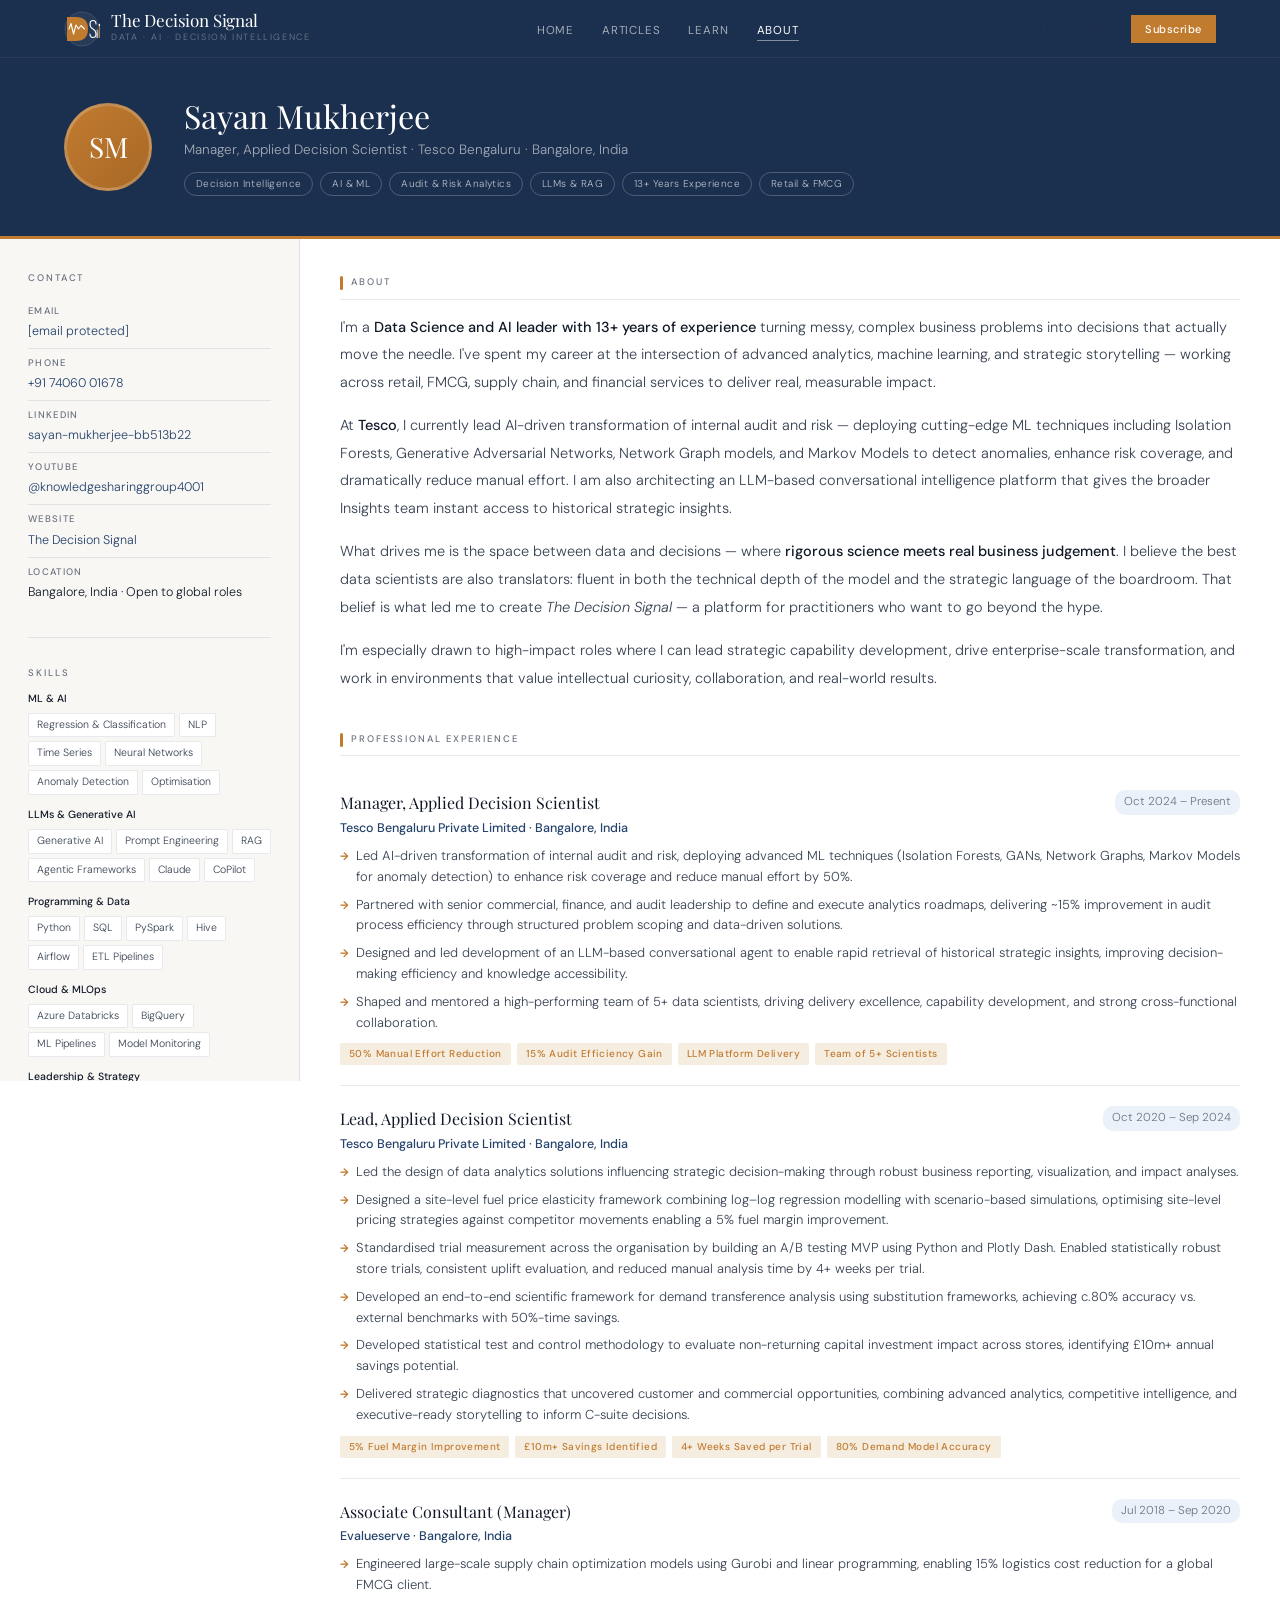
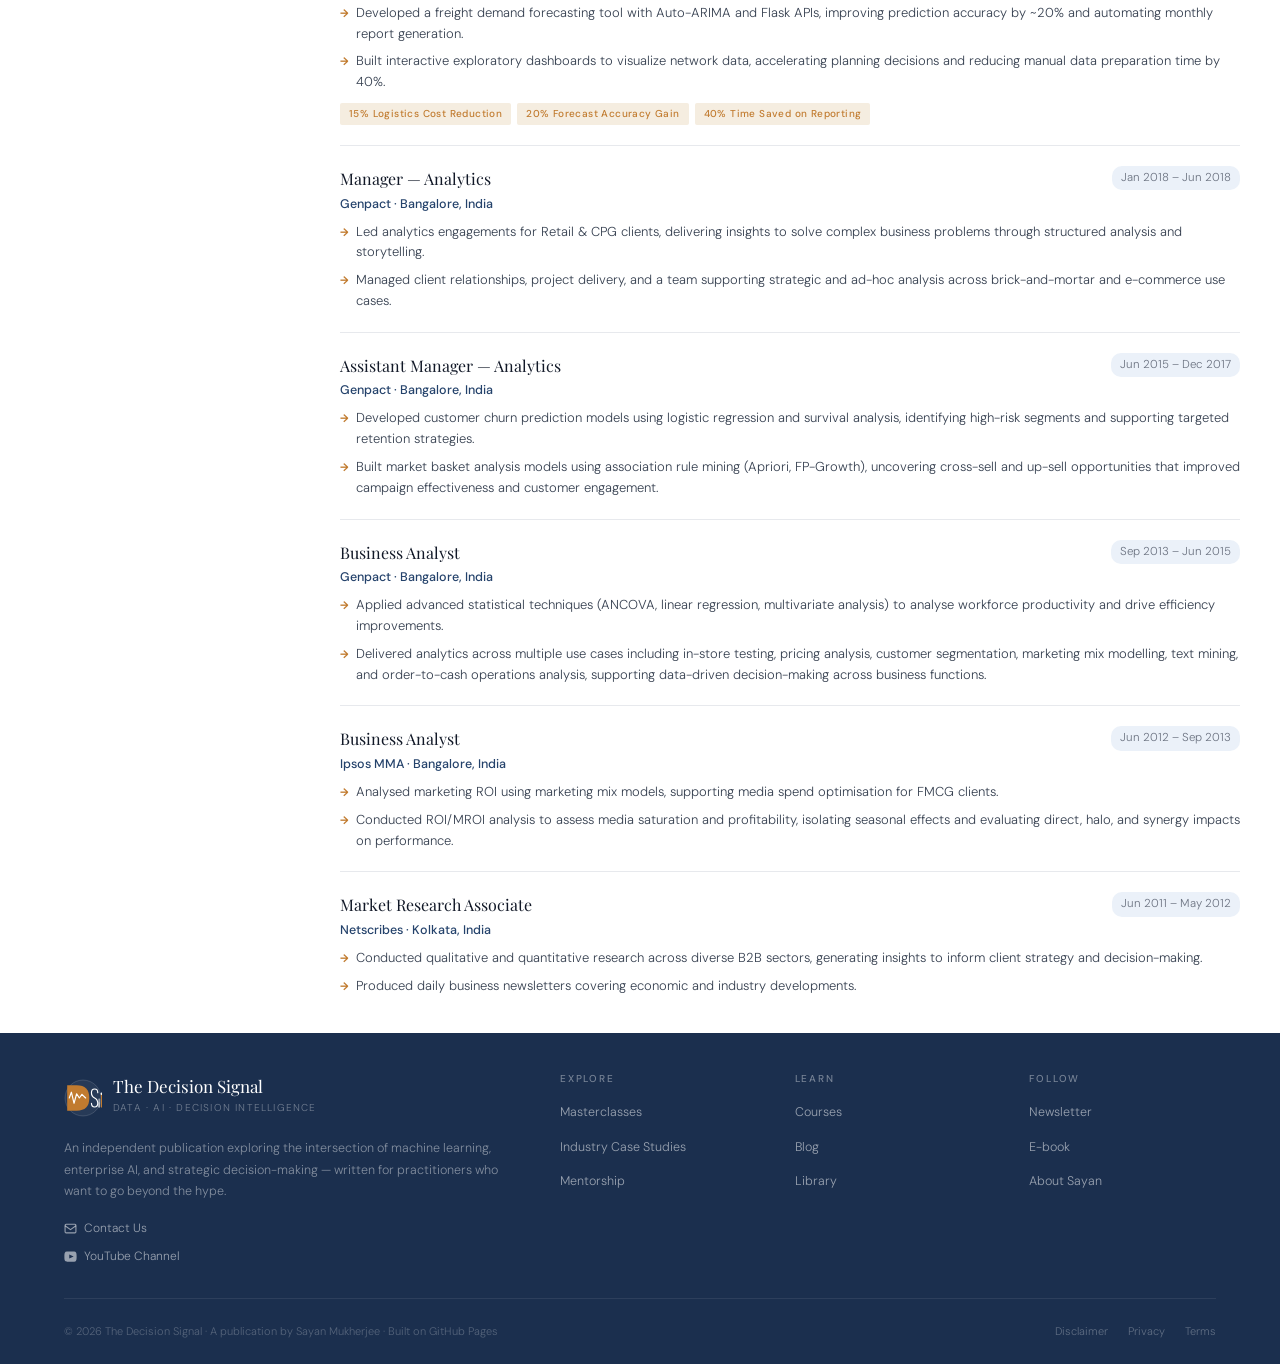
<file: about.html>
<!DOCTYPE html>
<html lang="en">
<head>
<!-- Google tag (gtag.js) -->
<script async src="https://www.googletagmanager.com/gtag/js?id=G-2LHCLNRFSH"></script>
<script>
  window.dataLayer = window.dataLayer || [];
  function gtag(){dataLayer.push(arguments);}
  gtag('js', new Date());

  gtag('config', 'G-2LHCLNRFSH');
</script>
<meta charset="UTF-8">
<meta name="viewport" content="width=device-width, initial-scale=1.0">
<title>About — Sayan Mukherjee · The Decision Signal</title>
<meta name="description" content="Sayan Mukherjee — Data Science & AI Leader, Decision Intelligence practitioner, and founder of The Decision Signal.">
<link rel="stylesheet" href="style.css">
<style>
/* ── BANNER ─────────────────────────────────────────────────────────────── */
.about-banner{background:var(--sl);padding:2.5rem 5%;display:flex;gap:2rem;align-items:center;border-bottom:3px solid var(--acc);flex-wrap:wrap}
.avatar{width:88px;height:88px;border-radius:50%;background:linear-gradient(135deg,#C17B2F,#a86826);display:flex;align-items:center;justify-content:center;font-family:'Playfair Display',serif;font-size:28px;color:#fff;flex-shrink:0;border:3px solid rgba(255,255,255,0.2);letter-spacing:-.5px}
.banner-info h1{font-size:clamp(22px,3vw,32px);color:#fff;margin-bottom:4px;font-weight:400}
.banner-info .banner-role{font-size:13.5px;color:rgba(255,255,255,.6);margin-bottom:12px}
.banner-tags{display:flex;gap:7px;flex-wrap:wrap}
.banner-tag{font-size:10px;padding:3px 11px;border:1px solid rgba(255,255,255,.22);color:rgba(255,255,255,.7);border-radius:12px;letter-spacing:.04em}

/* ── LAYOUT ─────────────────────────────────────────────────────────────── */
.about-body{display:grid;grid-template-columns:300px 1fr;background:#fff;align-items:start}
.about-sidebar{padding:2rem 1.75rem;border-right:0.5px solid var(--rule);background:var(--warm);position:sticky;top:58px;max-height:calc(100vh - 58px);overflow-y:auto;scrollbar-width:thin;scrollbar-color:rgba(27,47,78,.15) transparent}
.about-sidebar::-webkit-scrollbar{width:4px}
.about-sidebar::-webkit-scrollbar-thumb{background:rgba(27,47,78,.15);border-radius:2px}
.about-main{padding:2.25rem 2.5rem;overflow-y:auto}

/* ── SIDEBAR ELEMENTS ───────────────────────────────────────────────────── */
.sb-section{margin-bottom:1.75rem;padding-bottom:1.75rem;border-bottom:0.5px solid var(--rule)}
.sb-section:last-child{border-bottom:none;margin-bottom:0}
.sb-label{font-size:9.5px;font-weight:500;letter-spacing:.2em;text-transform:uppercase;color:var(--inkl);margin-bottom:10px}
.sb-contact-item{display:flex;flex-direction:column;gap:2px;padding:7px 0;border-bottom:0.5px solid var(--rule)}
.sb-contact-item:last-child{border-bottom:none}
.sb-contact-lbl{font-size:9.5px;font-weight:500;letter-spacing:.14em;text-transform:uppercase;color:var(--inkl)}
.sb-contact-val{font-size:12.5px;color:var(--ink)}
.sb-contact-val a{color:var(--sl2);transition:color .2s}
.sb-contact-val a:hover{color:var(--sl)}

/* Skills in sidebar — compact single-col chips */
.skill-group-sb{margin-bottom:12px}
.skill-group-lbl{font-size:10.5px;font-weight:500;color:var(--ink);margin-bottom:5px}
.skill-chips-sb{display:flex;flex-wrap:wrap;gap:4px}
.skill-chip-sb{font-size:10.5px;padding:3px 8px;border:0.5px solid var(--rule);color:var(--inkm);border-radius:2px;background:#fff;white-space:nowrap}

/* Education in sidebar */
.edu-sb{padding:7px 0;border-bottom:0.5px solid var(--rule)}
.edu-sb:last-child{border-bottom:none}
.edu-degree-sb{font-size:12.5px;font-weight:500;color:var(--ink)}
.edu-uni-sb{font-size:11.5px;color:var(--sl2);margin-top:1px}
.edu-year-sb{font-size:10.5px;color:var(--inkl);margin-top:1px}
.cert-sb{font-size:11.5px;color:var(--inkm);padding:5px 0;border-bottom:0.5px solid var(--rule);display:flex;align-items:flex-start;gap:7px;line-height:1.5}
.cert-sb:last-child{border-bottom:none}
.cert-sb::before{content:'✓';color:var(--sl2);font-size:11px;flex-shrink:0;margin-top:1px}

/* Publication in sidebar */
.pub-sb{font-size:12px;color:var(--inkm);line-height:1.6;padding:6px 0}
.pub-sb strong{color:var(--ink);font-weight:500}

/* Contact form in sidebar */
.sb-form{display:flex;flex-direction:column;gap:10px}
.sb-form .form-group{margin-bottom:0}
.sb-form label{font-size:10.5px;font-weight:500;color:var(--inkm);margin-bottom:3px;display:block}
.sb-form .form-input,.sb-form .form-textarea,.sb-form .form-select{font-size:12px;padding:7px 10px;width:100%}
.sb-form .form-textarea{min-height:80px;resize:vertical}
.sb-submit{padding:10px;background:var(--sl);color:#fff;border:none;font-size:12px;font-weight:500;cursor:pointer;transition:background .2s;width:100%;letter-spacing:.04em}
.sb-submit:hover{background:var(--sl2)}

/* ── MAIN CONTENT ───────────────────────────────────────────────────────── */
.main-section{margin-bottom:2.5rem}
.main-section:last-child{margin-bottom:0}
.main-section-label{font-size:9.5px;font-weight:500;letter-spacing:.2em;text-transform:uppercase;color:var(--inkl);margin-bottom:14px;padding-bottom:8px;border-bottom:0.5px solid var(--rule);display:flex;align-items:center;gap:8px}
.main-section-label::before{content:'';display:block;width:3px;height:14px;background:var(--acc);border-radius:2px}

/* Bio */
.about-bio{font-size:14.5px;color:var(--inkm);line-height:1.9}
.about-bio p+p{margin-top:1rem}
.about-bio strong{color:var(--ink);font-weight:500}

/* Experience */
.exp-block{padding:1.25rem 0;border-bottom:0.5px solid var(--rule)}
.exp-block:last-child{border-bottom:none;padding-bottom:0}
.exp-hdr{display:flex;justify-content:space-between;align-items:flex-start;gap:1rem;margin-bottom:6px;flex-wrap:wrap}
.exp-role{font-family:'Playfair Display',serif;font-size:16px;color:var(--ink);font-weight:400}
.exp-company{font-size:12.5px;font-weight:500;color:var(--sl2);margin-top:2px}
.exp-location{font-size:12px;color:var(--inkl)}
.exp-period{font-size:11.5px;color:var(--inkl);white-space:nowrap;flex-shrink:0;background:var(--sl3);padding:3px 9px;border-radius:10px}
.exp-bullets{list-style:none;display:flex;flex-direction:column;gap:7px;margin-top:8px}
.exp-bullets li{font-size:13px;color:var(--inkm);padding-left:16px;position:relative;line-height:1.6}
.exp-bullets li::before{content:'→';position:absolute;left:0;color:var(--acc);font-size:11px;top:2px;font-weight:700}
.exp-impact{display:flex;flex-wrap:wrap;gap:6px;margin-top:10px}
.impact-chip{font-size:10px;padding:3px 9px;background:var(--acc2);color:var(--acc);border-radius:2px;font-weight:500;letter-spacing:.04em}

@media(max-width:960px){
  .about-body{grid-template-columns:1fr}
  .about-sidebar{position:static;max-height:none;border-right:none;border-bottom:0.5px solid var(--rule)}
}
</style>
</head>
<body>

<!-- NAV -->
<nav class="site-nav">
  <a href="index.html" class="nav-brand" style="display:flex;flex-direction:row;align-items:center;gap:11px;text-decoration:none">
    <svg width="36" height="36" viewBox="0 0 72 72" fill="none" xmlns="http://www.w3.org/2000/svg" style="flex-shrink:0;display:block">
      <circle cx="36" cy="36" r="34" fill="rgba(255,255,255,.05)" stroke="rgba(255,255,255,.18)" stroke-width="1.5"/>
      <path d="M6 12 L6 60 L24 60 Q48 60 48 36 Q48 12 24 12 Z" fill="#C17B2F"/>
      <polyline points="10,36 14,25 19,46 24,28 29,36 34,29 41,36" stroke="#fff" stroke-width="2.2" stroke-linecap="round" stroke-linejoin="round" fill="none"/>
      <path d="M64 26 Q64 19 58 19 Q52 19 52 26 Q52 33 58 36 Q64 39 64 46 Q64 53 58 53 Q52 53 52 46" stroke="#fff" stroke-width="2.2" stroke-linecap="round" fill="none"/>
      <rect x="65" y="44" width="3.5" height="10" rx="1" fill="rgba(255,255,255,.32)"/>
      <rect x="65" y="37" width="3.5" height="17" rx="1" fill="rgba(255,255,255,.52)"/>
      <rect x="70" y="28" width="3.5" height="26" rx="1" fill="#C17B2F"/>
      <circle cx="71.75" cy="28" r="2.5" fill="#fff"/>
    </svg>
    <div style="display:flex;flex-direction:column;gap:1px">
      <div class="nav-brand-name">The Decision Signal</div>
      <div class="nav-brand-tag">Data · AI · Decision Intelligence</div>
    </div>
  </a>
  <ul class="nav-links">
    <li><a href="index.html">Home</a></li>
    <li><a href="articles.html">Articles</a></li>
    <li><a href="learn.html">Learn</a></li>
    <li><a href="about.html" class="active">About</a></li>
  </ul>
  <div class="nav-actions">
    <a href="https://linkedin.com/in/sayan-mukherjee-bb513b22/" target="_blank" class="btn-ghost" style="font-size:12px;padding:7px 14px">LinkedIn ↗</a>
    <button class="btn-subscribe" onclick="window.location='index.html#subscribeBox'">Subscribe</button>
  </div>
  <button class="nav-hamburger" onclick="toggleMobile()" aria-label="Menu"><span></span><span></span><span></span></button>
</nav>
<div class="mobile-menu" id="mobileMenu">
  <a href="index.html">Home</a><a href="articles.html">Articles</a><a href="learn.html">Learn</a><a href="about.html">About</a>
  <a href="https://linkedin.com/in/sayan-mukherjee-bb513b22/" target="_blank">LinkedIn ↗</a>
</div>

<!-- BANNER -->
<div class="about-banner">
  <div class="avatar">SM</div>
  <div class="banner-info">
    <h1>Sayan Mukherjee</h1>
    <div class="banner-role">Manager, Applied Decision Scientist · Tesco Bengaluru · Bangalore, India</div>
    <div class="banner-tags">
      <span class="banner-tag">Decision Intelligence</span>
      <span class="banner-tag">AI &amp; ML</span>
      <span class="banner-tag">Audit &amp; Risk Analytics</span>
      <span class="banner-tag">LLMs &amp; RAG</span>
      <span class="banner-tag">13+ Years Experience</span>
      <span class="banner-tag">Retail &amp; FMCG</span>
    </div>
  </div>
</div>

<!-- BODY: SIDEBAR + MAIN -->
<div class="about-body">

  <!-- ════════════════════════════════
       LEFT SIDEBAR
       ════════════════════════════════ -->
  <div class="about-sidebar">

    <!-- Contact -->
    <div class="sb-section">
      <div class="sb-label">Contact</div>
      <div class="sb-contact-item">
        <span class="sb-contact-lbl">Email</span>
        <span class="sb-contact-val"><a href="/cdn-cgi/l/email-protection#84e9f1efece1f6eee1e1aaf7e5fde5eab5b3c4e3e9e5ede8aae7ebe9"><span class="__cf_email__" data-cfemail="b7dac2dcdfd2c5ddd2d299c4d6ced6d98680f7d0dad6dedb99d4d8da">[email&#160;protected]</span></a></span>
      </div>
      <div class="sb-contact-item">
        <span class="sb-contact-lbl">Phone</span>
        <span class="sb-contact-val"><a href="tel:+917406001678">+91 74060 01678</a></span>
      </div>
      <div class="sb-contact-item">
        <span class="sb-contact-lbl">LinkedIn</span>
        <span class="sb-contact-val"><a href="https://linkedin.com/in/sayan-mukherjee-bb513b22/" target="_blank">sayan-mukherjee-bb513b22</a></span>
      </div>
      <div class="sb-contact-item">
        <span class="sb-contact-lbl">YouTube</span>
        <span class="sb-contact-val"><a href="https://www.youtube.com/@knowledgesharinggroup4001" target="_blank">@knowledgesharinggroup4001</a></span>
      </div>
      <div class="sb-contact-item">
        <span class="sb-contact-lbl">Website</span>
        <span class="sb-contact-val"><a href="https://sayan-mukherjee-datascience.github.io/the-decision-signal/" target="_blank">The Decision Signal</a></span>
      </div>
      <div class="sb-contact-item">
        <span class="sb-contact-lbl">Location</span>
        <span class="sb-contact-val">Bangalore, India · Open to global roles</span>
      </div>
    </div>

    <!-- Skills -->
    <div class="sb-section">
      <div class="sb-label">Skills</div>
      <div class="skill-group-sb">
        <div class="skill-group-lbl">ML &amp; AI</div>
        <div class="skill-chips-sb">
          <span class="skill-chip-sb">Regression &amp; Classification</span>
          <span class="skill-chip-sb">NLP</span>
          <span class="skill-chip-sb">Time Series</span>
          <span class="skill-chip-sb">Neural Networks</span>
          <span class="skill-chip-sb">Anomaly Detection</span>
          <span class="skill-chip-sb">Optimisation</span>
        </div>
      </div>
      <div class="skill-group-sb">
        <div class="skill-group-lbl">LLMs &amp; Generative AI</div>
        <div class="skill-chips-sb">
          <span class="skill-chip-sb">Generative AI</span>
          <span class="skill-chip-sb">Prompt Engineering</span>
          <span class="skill-chip-sb">RAG</span>
          <span class="skill-chip-sb">Agentic Frameworks</span>
          <span class="skill-chip-sb">Claude</span>
          <span class="skill-chip-sb">CoPilot</span>
        </div>
      </div>
      <div class="skill-group-sb">
        <div class="skill-group-lbl">Programming &amp; Data</div>
        <div class="skill-chips-sb">
          <span class="skill-chip-sb">Python</span>
          <span class="skill-chip-sb">SQL</span>
          <span class="skill-chip-sb">PySpark</span>
          <span class="skill-chip-sb">Hive</span>
          <span class="skill-chip-sb">Airflow</span>
          <span class="skill-chip-sb">ETL Pipelines</span>
        </div>
      </div>
      <div class="skill-group-sb">
        <div class="skill-group-lbl">Cloud &amp; MLOps</div>
        <div class="skill-chips-sb">
          <span class="skill-chip-sb">Azure Databricks</span>
          <span class="skill-chip-sb">BigQuery</span>
          <span class="skill-chip-sb">ML Pipelines</span>
          <span class="skill-chip-sb">Model Monitoring</span>
        </div>
      </div>
      <div class="skill-group-sb">
        <div class="skill-group-lbl">Leadership &amp; Strategy</div>
        <div class="skill-chips-sb">
          <span class="skill-chip-sb">Analytics Strategy</span>
          <span class="skill-chip-sb">Product Roadmaps</span>
          <span class="skill-chip-sb">Stakeholder Influence</span>
          <span class="skill-chip-sb">C-Suite Storytelling</span>
          <span class="skill-chip-sb">Design Thinking</span>
        </div>
      </div>
      <div class="skill-group-sb">
        <div class="skill-group-lbl">Visualisation &amp; Tools</div>
        <div class="skill-chips-sb">
          <span class="skill-chip-sb">Tableau</span>
          <span class="skill-chip-sb">Plotly Dash</span>
          <span class="skill-chip-sb">Streamlit</span>
          <span class="skill-chip-sb">Figma</span>
          <span class="skill-chip-sb">Git</span>
          <span class="skill-chip-sb">Miro</span>
        </div>
      </div>
    </div>

    <!-- Education -->
    <div class="sb-section">
      <div class="sb-label">Education</div>
      <div class="edu-sb">
        <div class="edu-degree-sb">M.Sc. Business Analytics</div>
        <div class="edu-uni-sb">BITS Pilani — Work Integrated Learning</div>
        <div class="edu-year-sb">2016 – 2019</div>
      </div>
      <div class="edu-sb">
        <div class="edu-degree-sb">M.A. Economics</div>
        <div class="edu-uni-sb">Jadavpur University · First Class</div>
        <div class="edu-year-sb">2009 – 2011</div>
      </div>
      <div class="edu-sb">
        <div class="edu-degree-sb">B.Sc. Economics</div>
        <div class="edu-uni-sb">University of Calcutta · First Class</div>
        <div class="edu-year-sb">2006 – 2009</div>
      </div>
      <div style="margin-top:10px">
        <div class="cert-sb">Lean Tested &amp; Certified — Genpact, 2016</div>
        <div class="cert-sb">How to Build Digital Products — Product School</div>
        <div class="cert-sb">Introduction to Project Management — Simplilearn</div>
        <div class="cert-sb">Introduction to Generative AI — Google Cloud</div>
      </div>
    </div>

    <!-- Publication -->
    <div class="sb-section">
      <div class="sb-label">Publication</div>
      <div class="pub-sb">
        <strong>Artificial Intelligence and Happiness</strong><br>
        Agent-Based Modelling Applications — exploring how AI systems interact with human wellbeing and decision-making at scale.
      </div>
    </div>

    <!-- Get in Touch -->
    <div class="sb-section">
      <div class="sb-label">Get in Touch</div>
      <p style="font-size:12px;color:var(--inkm);line-height:1.65;margin-bottom:12px">Open to conversations about data science leadership, AI strategy, collaboration, and interesting problems worth solving.</p>
      <form class="sb-form" id="contactForm"
        action="https://formspree.io/f/mzdkynna"
        method="POST">
        <input type="hidden" name="_subject" value="Message via About Page — The Decision Signal">
        <div class="form-group">
          <label>Name *</label>
          <input type="text" name="name" class="form-input" placeholder="Your name" required>
        </div>
        <div class="form-group">
          <label>Email *</label>
          <input type="email" name="email" class="form-input" placeholder="your@email.com" required>
        </div>
        <div class="form-group">
          <label>Subject</label>
          <select name="subject" class="form-select form-input">
            <option>General enquiry</option>
            <option>Coaching / Mentorship</option>
            <option>Collaboration / Speaking</option>
            <option>Course / Content feedback</option>
            <option>Other</option>
          </select>
        </div>
        <div class="form-group">
          <label>Message *</label>
          <textarea name="message" class="form-textarea" placeholder="What's on your mind?" required style="min-height:80px;resize:vertical"></textarea>
        </div>
        <button type="submit" class="sb-submit">Send Message →</button>
      </form>
    </div>

  </div><!-- /sidebar -->

  <!-- ════════════════════════════════
       MAIN CONTENT
       ════════════════════════════════ -->
  <div class="about-main">

    <!-- About -->
    <div class="main-section">
      <div class="main-section-label">About</div>
      <div class="about-bio">
        <p>I'm a <strong>Data Science and AI leader with 13+ years of experience</strong> turning messy, complex business problems into decisions that actually move the needle. I've spent my career at the intersection of advanced analytics, machine learning, and strategic storytelling — working across retail, FMCG, supply chain, and financial services to deliver real, measurable impact.</p>
        <p>At <strong>Tesco</strong>, I currently lead AI-driven transformation of internal audit and risk — deploying cutting-edge ML techniques including Isolation Forests, Generative Adversarial Networks, Network Graph models, and Markov Models to detect anomalies, enhance risk coverage, and dramatically reduce manual effort. I am also architecting an LLM-based conversational intelligence platform that gives the broader Insights team instant access to historical strategic insights.</p>
        <p>What drives me is the space between data and decisions — where <strong>rigorous science meets real business judgement</strong>. I believe the best data scientists are also translators: fluent in both the technical depth of the model and the strategic language of the boardroom. That belief is what led me to create <em>The Decision Signal</em> — a platform for practitioners who want to go beyond the hype.</p>
        <p>I'm especially drawn to high-impact roles where I can lead strategic capability development, drive enterprise-scale transformation, and work in environments that value intellectual curiosity, collaboration, and real-world results.</p>
      </div>
    </div>

    <!-- Professional Experience -->
    <div class="main-section">
      <div class="main-section-label">Professional Experience</div>

      <!-- Tesco Manager -->
      <div class="exp-block">
        <div class="exp-hdr">
          <div>
            <div class="exp-role">Manager, Applied Decision Scientist</div>
            <div class="exp-company">Tesco Bengaluru Private Limited · Bangalore, India</div>
          </div>
          <div class="exp-period">Oct 2024 – Present</div>
        </div>
        <ul class="exp-bullets">
          <li>Led AI-driven transformation of internal audit and risk, deploying advanced ML techniques (Isolation Forests, GANs, Network Graphs, Markov Models for anomaly detection) to enhance risk coverage and reduce manual effort by 50%.</li>
          <li>Partnered with senior commercial, finance, and audit leadership to define and execute analytics roadmaps, delivering ~15% improvement in audit process efficiency through structured problem scoping and data-driven solutions.</li>
          <li>Designed and led development of an LLM-based conversational agent to enable rapid retrieval of historical strategic insights, improving decision-making efficiency and knowledge accessibility.</li>
          <li>Shaped and mentored a high-performing team of 5+ data scientists, driving delivery excellence, capability development, and strong cross-functional collaboration.</li>
        </ul>
        <div class="exp-impact">
          <span class="impact-chip">50% Manual Effort Reduction</span>
          <span class="impact-chip">15% Audit Efficiency Gain</span>
          <span class="impact-chip">LLM Platform Delivery</span>
          <span class="impact-chip">Team of 5+ Scientists</span>
        </div>
      </div>

      <!-- Tesco Lead -->
      <div class="exp-block">
        <div class="exp-hdr">
          <div>
            <div class="exp-role">Lead, Applied Decision Scientist</div>
            <div class="exp-company">Tesco Bengaluru Private Limited · Bangalore, India</div>
          </div>
          <div class="exp-period">Oct 2020 – Sep 2024</div>
        </div>
        <ul class="exp-bullets">
          <li>Led the design of data analytics solutions influencing strategic decision-making through robust business reporting, visualization, and impact analyses.</li>
          <li>Designed a site-level fuel price elasticity framework combining log–log regression modelling with scenario-based simulations, optimising site-level pricing strategies against competitor movements enabling a 5% fuel margin improvement.</li>
          <li>Standardised trial measurement across the organisation by building an A/B testing MVP using Python and Plotly Dash. Enabled statistically robust store trials, consistent uplift evaluation, and reduced manual analysis time by 4+ weeks per trial.</li>
          <li>Developed an end-to-end scientific framework for demand transference analysis using substitution frameworks, achieving c.80% accuracy vs. external benchmarks with 50%-time savings.</li>
          <li>Developed statistical test and control methodology to evaluate non-returning capital investment impact across stores, identifying £10m+ annual savings potential.</li>
          <li>Delivered strategic diagnostics that uncovered customer and commercial opportunities, combining advanced analytics, competitive intelligence, and executive-ready storytelling to inform C-suite decisions.</li>
        </ul>
        <div class="exp-impact">
          <span class="impact-chip">5% Fuel Margin Improvement</span>
          <span class="impact-chip">£10m+ Savings Identified</span>
          <span class="impact-chip">4+ Weeks Saved per Trial</span>
          <span class="impact-chip">80% Demand Model Accuracy</span>
        </div>
      </div>

      <!-- Evalueserve -->
      <div class="exp-block">
        <div class="exp-hdr">
          <div>
            <div class="exp-role">Associate Consultant (Manager)</div>
            <div class="exp-company">Evalueserve · Bangalore, India</div>
          </div>
          <div class="exp-period">Jul 2018 – Sep 2020</div>
        </div>
        <ul class="exp-bullets">
          <li>Engineered large-scale supply chain optimization models using Gurobi and linear programming, enabling 15% logistics cost reduction for a global FMCG client.</li>
          <li>Developed a freight demand forecasting tool with Auto-ARIMA and Flask APIs, improving prediction accuracy by ~20% and automating monthly report generation.</li>
          <li>Built interactive exploratory dashboards to visualize network data, accelerating planning decisions and reducing manual data preparation time by 40%.</li>
        </ul>
        <div class="exp-impact">
          <span class="impact-chip">15% Logistics Cost Reduction</span>
          <span class="impact-chip">20% Forecast Accuracy Gain</span>
          <span class="impact-chip">40% Time Saved on Reporting</span>
        </div>
      </div>

      <!-- Genpact Manager -->
      <div class="exp-block">
        <div class="exp-hdr">
          <div>
            <div class="exp-role">Manager — Analytics</div>
            <div class="exp-company">Genpact · Bangalore, India</div>
          </div>
          <div class="exp-period">Jan 2018 – Jun 2018</div>
        </div>
        <ul class="exp-bullets">
          <li>Led analytics engagements for Retail &amp; CPG clients, delivering insights to solve complex business problems through structured analysis and storytelling.</li>
          <li>Managed client relationships, project delivery, and a team supporting strategic and ad-hoc analysis across brick-and-mortar and e-commerce use cases.</li>
        </ul>
      </div>

      <!-- Genpact AM -->
      <div class="exp-block">
        <div class="exp-hdr">
          <div>
            <div class="exp-role">Assistant Manager — Analytics</div>
            <div class="exp-company">Genpact · Bangalore, India</div>
          </div>
          <div class="exp-period">Jun 2015 – Dec 2017</div>
        </div>
        <ul class="exp-bullets">
          <li>Developed customer churn prediction models using logistic regression and survival analysis, identifying high-risk segments and supporting targeted retention strategies.</li>
          <li>Built market basket analysis models using association rule mining (Apriori, FP-Growth), uncovering cross-sell and up-sell opportunities that improved campaign effectiveness and customer engagement.</li>
        </ul>
      </div>

      <!-- Genpact BA -->
      <div class="exp-block">
        <div class="exp-hdr">
          <div>
            <div class="exp-role">Business Analyst</div>
            <div class="exp-company">Genpact · Bangalore, India</div>
          </div>
          <div class="exp-period">Sep 2013 – Jun 2015</div>
        </div>
        <ul class="exp-bullets">
          <li>Applied advanced statistical techniques (ANCOVA, linear regression, multivariate analysis) to analyse workforce productivity and drive efficiency improvements.</li>
          <li>Delivered analytics across multiple use cases including in-store testing, pricing analysis, customer segmentation, marketing mix modelling, text mining, and order-to-cash operations analysis, supporting data-driven decision-making across business functions.</li>
        </ul>
      </div>

      <!-- Ipsos MMA -->
      <div class="exp-block">
        <div class="exp-hdr">
          <div>
            <div class="exp-role">Business Analyst</div>
            <div class="exp-company">Ipsos MMA · Bangalore, India</div>
          </div>
          <div class="exp-period">Jun 2012 – Sep 2013</div>
        </div>
        <ul class="exp-bullets">
          <li>Analysed marketing ROI using marketing mix models, supporting media spend optimisation for FMCG clients.</li>
          <li>Conducted ROI/MROI analysis to assess media saturation and profitability, isolating seasonal effects and evaluating direct, halo, and synergy impacts on performance.</li>
        </ul>
      </div>

      <!-- Netscribes -->
      <div class="exp-block">
        <div class="exp-hdr">
          <div>
            <div class="exp-role">Market Research Associate</div>
            <div class="exp-company">Netscribes · Kolkata, India</div>
          </div>
          <div class="exp-period">Jun 2011 – May 2012</div>
        </div>
        <ul class="exp-bullets">
          <li>Conducted qualitative and quantitative research across diverse B2B sectors, generating insights to inform client strategy and decision-making.</li>
          <li>Produced daily business newsletters covering economic and industry developments.</li>
        </ul>
      </div>

    </div><!-- /experience -->
  </div><!-- /main -->
</div><!-- /about-body -->

<!-- FOOTER -->
<footer class="site-footer">
  <div class="footer-top" style="grid-template-columns:2.4fr 1fr 1fr 1fr">
    <div>
      <div style="display:flex;align-items:center;gap:11px;margin-bottom:14px">
        <svg width="38" height="38" viewBox="0 0 72 72" fill="none" xmlns="http://www.w3.org/2000/svg" style="flex-shrink:0;display:block">
          <circle cx="36" cy="36" r="34" fill="rgba(255,255,255,.05)" stroke="rgba(255,255,255,.18)" stroke-width="1.5"/>
          <path d="M6 12 L6 60 L24 60 Q48 60 48 36 Q48 12 24 12 Z" fill="#C17B2F"/>
          <polyline points="10,36 14,25 19,46 24,28 29,36 34,29 41,36" stroke="#fff" stroke-width="2.2" stroke-linecap="round" stroke-linejoin="round" fill="none"/>
          <path d="M64 26 Q64 19 58 19 Q52 19 52 26 Q52 33 58 36 Q64 39 64 46 Q64 53 58 53 Q52 53 52 46" stroke="#fff" stroke-width="2.2" stroke-linecap="round" fill="none"/>
          <rect x="65" y="44" width="3.5" height="10" rx="1" fill="rgba(255,255,255,.32)"/>
          <rect x="65" y="37" width="3.5" height="17" rx="1" fill="rgba(255,255,255,.52)"/>
          <rect x="70" y="28" width="3.5" height="26" rx="1" fill="#C17B2F"/>
          <circle cx="71.75" cy="28" r="2.5" fill="#fff"/>
        </svg>
        <div><div class="footer-brand-name">The Decision Signal</div><div class="footer-brand-tag">Data · AI · Decision Intelligence</div></div>
      </div>
      <p class="footer-brand-desc">An independent publication exploring the intersection of machine learning, enterprise AI, and strategic decision-making — written for practitioners who want to go beyond the hype.</p>
      <div style="margin-top:16px;display:flex;flex-direction:column;gap:8px">
        <a href="/cdn-cgi/l/email-protection#701d051b1815021a15155e031109111e414730171d11191c5e131f1d" style="font-size:12px;color:rgba(255,255,255,.55);display:inline-flex;align-items:center;gap:7px;transition:color .2s" onmouseover="this.style.color='#fff'" onmouseout="this.style.color='rgba(255,255,255,.55)'"><svg width="13" height="13" viewBox="0 0 24 24" fill="none" stroke="currentColor" stroke-width="2"><rect x="2" y="4" width="20" height="16" rx="2"/><path d="m2 7 10 7 10-7"/></svg>Contact Us</a>
        <a href="https://www.youtube.com/@knowledgesharinggroup4001" target="_blank" style="font-size:12px;color:rgba(255,255,255,.55);display:inline-flex;align-items:center;gap:7px;transition:color .2s" onmouseover="this.style.color='#fff'" onmouseout="this.style.color='rgba(255,255,255,.55)'"><svg width="13" height="13" viewBox="0 0 24 24" fill="currentColor"><path d="M23 7s-.3-2-1.2-2.8c-1.1-1.2-2.4-1.2-3-1.3C16.3 2.7 12 2.7 12 2.7s-4.3 0-6.8.2c-.6.1-1.9.1-3 1.3C1.3 5 1 7 1 7S.7 9.1.7 11.3v2.1C.7 15.5 1 17.6 1 17.6s.3 2 1.2 2.8c1.1 1.2 2.6 1.1 3.3 1.2C7.6 21.8 12 21.8 12 21.8s4.3 0 6.8-.2c.6-.1 1.9-.1 3-1.3.9-.8 1.2-2.8 1.2-2.8s.3-2.1.3-4.2v-2.1C23.3 9.1 23 7 23 7zM9.7 15.5V8.4l8.1 3.6-8.1 3.5z"/></svg>YouTube Channel</a>
      </div>
    </div>
    <div class="footer-col"><h4>Explore</h4><ul>
      <li><a href="learn.html#sec-masterclasses">Masterclasses</a></li>
      <li><a href="articles.html?filter=ml">Industry Case Studies</a></li>
      <li><a href="learn.html#sec-coaching">Mentorship</a></li>
    </ul></div>
    <div class="footer-col"><h4>Learn</h4><ul>
      <li><a href="learn.html">Courses</a></li>
      <li><a href="articles.html">Blog</a></li>
      <li><a href="learn.html#sec-library">Library</a></li>
    </ul></div>
    <div class="footer-col"><h4>Follow</h4><ul>
      <li><a href="index.html#subscribeBox">Newsletter</a></li>
      <li><a href="learn.html#sec-library">E-book</a></li>
      <li><a href="about.html">About Sayan</a></li>
    </ul></div>
  </div>
  <div class="footer-bottom">
    <span class="footer-copy">© 2026 The Decision Signal · A publication by Sayan Mukherjee · Built on GitHub Pages</span>
    <div style="display:flex;gap:1.25rem">
      <a href="disclaimer.html" style="font-size:11px;color:rgba(255,255,255,.3)">Disclaimer</a>
      <a href="privacy.html" style="font-size:11px;color:rgba(255,255,255,.3)">Privacy</a>
      <a href="terms.html" style="font-size:11px;color:rgba(255,255,255,.3)">Terms</a>
    </div>
  </div>
</footer>

<div class="toast" id="toast"></div>
<script data-cfasync="false" src="/cdn-cgi/scripts/5c5dd728/cloudflare-static/email-de
</file>
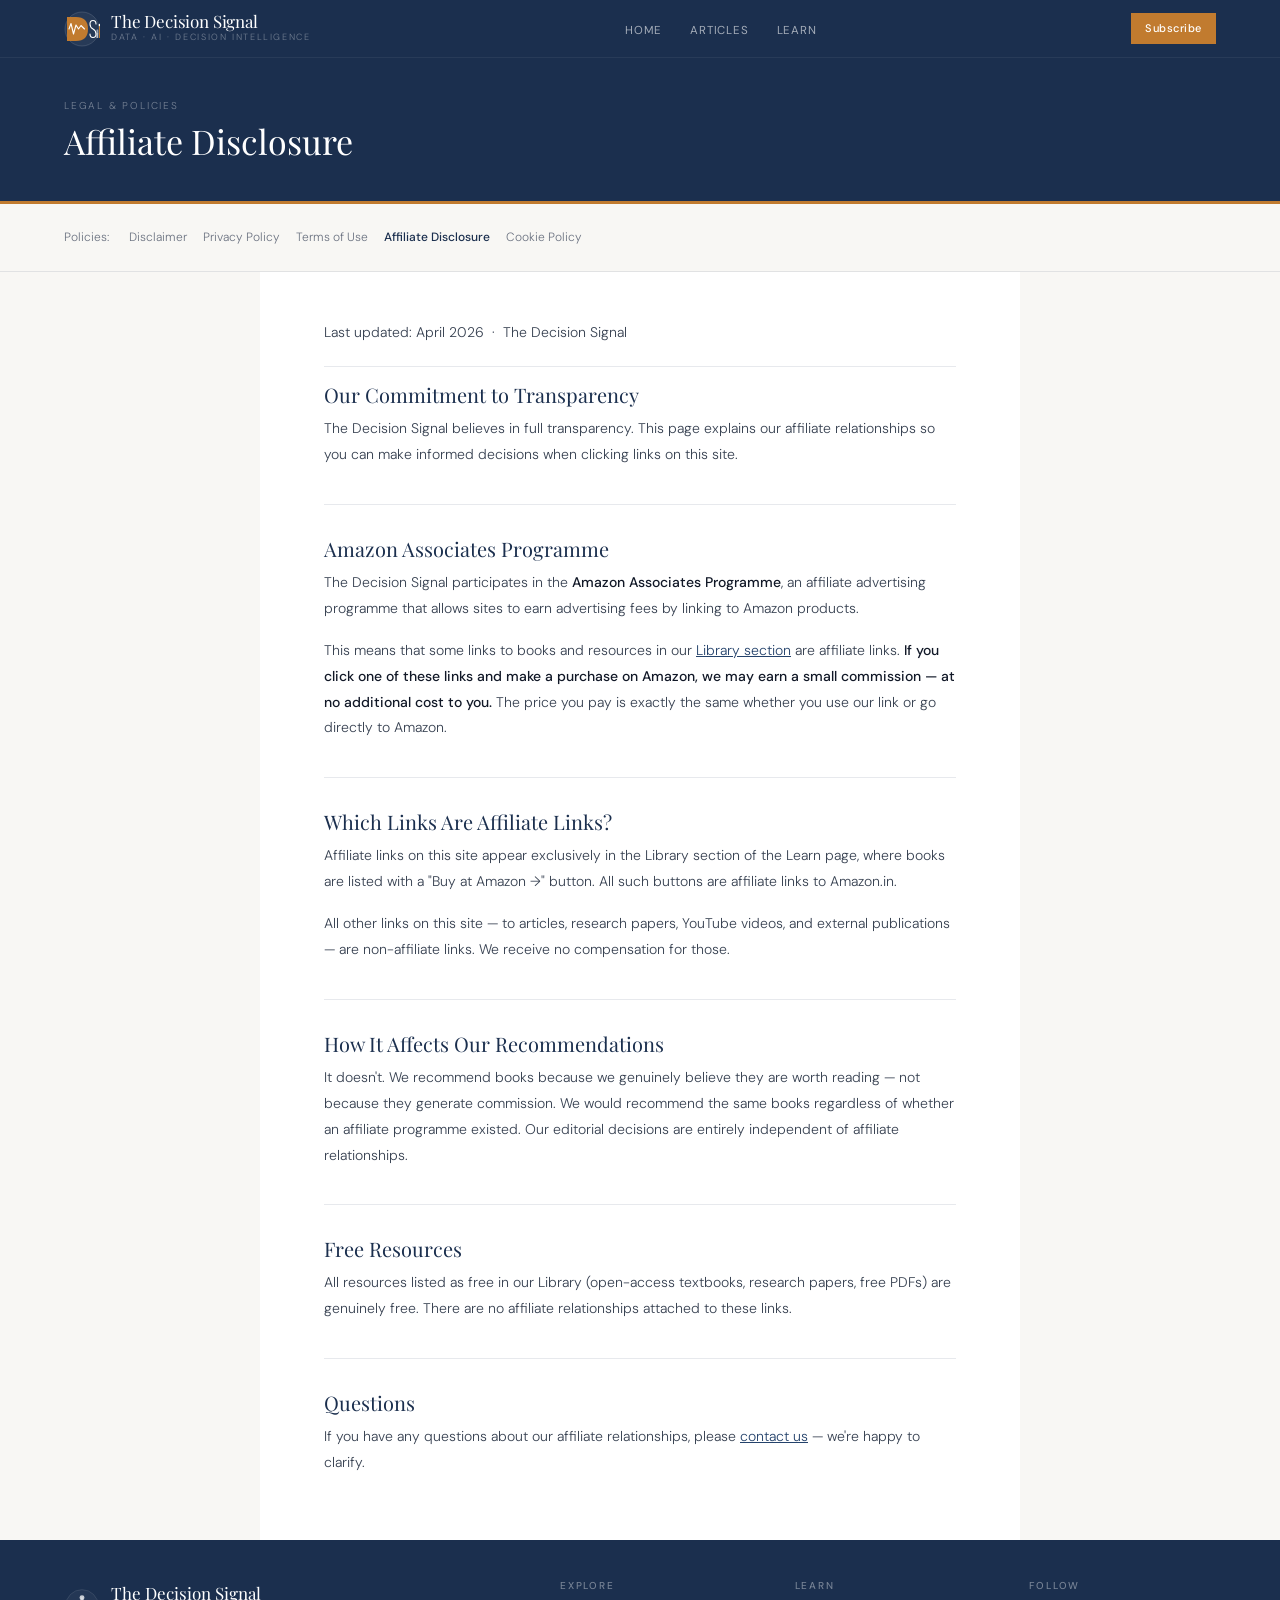
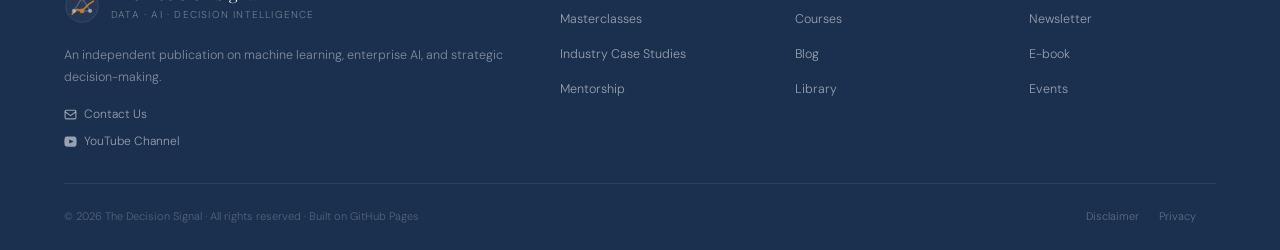
<file: affiliate.html>
<!DOCTYPE html>
<html lang="en">
<head>
<meta charset="UTF-8">
<meta name="viewport" content="width=device-width, initial-scale=1.0">
<title>Affiliate Disclosure — The Decision Signal</title>
<meta name="description" content="Affiliate Disclosure for The Decision Signal — a publication on data science, AI and decision intelligence.">
<link rel="stylesheet" href="style.css">
<style>
.legal-hero{background:var(--sl);padding:2.5rem 5%;border-bottom:3px solid var(--acc)}
.legal-eyebrow{font-family:'DM Sans',sans-serif;font-size:10px;letter-spacing:.18em;text-transform:uppercase;color:rgba(255,255,255,.4);margin-bottom:8px}
.legal-hero h1{font-family:'Playfair Display',serif;font-size:clamp(24px,3vw,34px);color:#fff;font-weight:400;margin-bottom:0}
.legal-wrap{max-width:760px;margin:0 auto;padding:3rem 5%;background:#fff;min-height:65vh}
.legal-wrap h2{font-family:'Playfair Display',serif;font-size:20px;color:var(--sl);margin:2.25rem 0 10px;padding-top:2rem;border-top:0.5px solid var(--rule)}
.legal-wrap h2:first-of-type{border-top:none;padding-top:0;margin-top:1rem}
.legal-wrap p{font-size:14px;color:var(--inkm);line-height:1.85;margin-bottom:1rem}
.legal-wrap a{color:var(--sl2);text-decoration:underline}
.legal-wrap strong{color:var(--ink);font-weight:500}
.legal-wrap ul{margin:0 0 1rem 1.5rem;display:flex;flex-direction:column;gap:6px}
.legal-wrap ul li{font-size:14px;color:var(--inkm);line-height:1.75}
.legal-meta{font-family:'DM Sans',sans-serif;font-size:12px;color:var(--inkl);margin-bottom:2rem;padding-bottom:1.25rem;border-bottom:0.5px solid var(--rule)}
.legal-nav{display:flex;gap:1rem;flex-wrap:wrap;padding:1.5rem 5%;background:var(--warm);border-bottom:0.5px solid var(--rule);font-size:12px}
.legal-nav a{color:var(--inkl);transition:color .2s}
.legal-nav a:hover{color:var(--sl)}
.legal-nav a.current{color:var(--sl);font-weight:500}
</style>
</head>
<body>

<nav class="site-nav">
  <a href="index.html" class="nav-brand">
    <svg width="36" height="36" viewBox="0 0 72 72" fill="none" xmlns="http://www.w3.org/2000/svg" style="flex-shrink:0;display:block">
      <circle cx="36" cy="36" r="34" fill="rgba(255,255,255,.05)" stroke="rgba(255,255,255,.18)" stroke-width="1.5"/>
      <path d="M6 12 L6 60 L24 60 Q48 60 48 36 Q48 12 24 12 Z" fill="#C17B2F"/>
      <polyline points="10,36 14,25 19,46 24,28 29,36 34,29 41,36" stroke="#fff" stroke-width="2.2" stroke-linecap="round" stroke-linejoin="round" fill="none"/>
      <path d="M64 26 Q64 19 58 19 Q52 19 52 26 Q52 33 58 36 Q64 39 64 46 Q64 53 58 53 Q52 53 52 46" stroke="#fff" stroke-width="2.2" stroke-linecap="round" fill="none"/>
      <rect x="65" y="44" width="3.5" height="10" rx="1" fill="rgba(255,255,255,.32)"/>
      <rect x="65" y="37" width="3.5" height="17" rx="1" fill="rgba(255,255,255,.52)"/>
      <rect x="70" y="28" width="3.5" height="26" rx="1" fill="#C17B2F"/>
      <circle cx="71.75" cy="28" r="2.5" fill="#fff"/>
    </svg>
    <div>
      <div class="nav-brand-name">The Decision Signal</div>
      <div class="nav-brand-tag">Data · AI · Decision Intelligence</div>
    </div>
  </a>
  <ul class="nav-links">
    <li><a href="index.html">Home</a></li>
    <li><a href="articles.html">Articles</a></li>
    <li><a href="learn.html">Learn</a></li>
  </ul>
  <div class="nav-actions">
    <a href="index.html#subscribeBox" class="btn-subscribe">Subscribe</a>
  </div>
  <button class="nav-hamburger" onclick="toggleMobile()" aria-label="Menu"><span></span><span></span><span></span></button>
</nav>
<div class="mobile-menu" id="mobileMenu">
  <a href="index.html">Home</a>
  <a href="articles.html">Articles</a>
  <a href="learn.html">Learn</a>
</div>

<div class="legal-hero">
  <div class="legal-eyebrow">Legal &amp; Policies</div>
  <h1>Affiliate Disclosure</h1>
</div>

<div class="legal-nav">
  <span style="color:var(--inkl);margin-right:4px">Policies:</span>
  <a href="disclaimer.html" class="">Disclaimer</a>
  <a href="privacy.html" class="">Privacy Policy</a>
  <a href="terms.html" class="">Terms of Use</a>
  <a href="affiliate.html" class="current">Affiliate Disclosure</a>
  <a href="cookies.html" class="">Cookie Policy</a>
</div>

<div class="legal-wrap">
  <p class="legal-meta">Last updated: April 2026 &nbsp;·&nbsp; The Decision Signal</p>
  
<h2>Our Commitment to Transparency</h2>
<p>The Decision Signal believes in full transparency. This page explains our affiliate relationships so you can make informed decisions when clicking links on this site.</p>

<h2>Amazon Associates Programme</h2>
<p>The Decision Signal participates in the <strong>Amazon Associates Programme</strong>, an affiliate advertising programme that allows sites to earn advertising fees by linking to Amazon products.</p>
<p>This means that some links to books and resources in our <a href="learn.html#library">Library section</a> are affiliate links. <strong>If you click one of these links and make a purchase on Amazon, we may earn a small commission — at no additional cost to you.</strong> The price you pay is exactly the same whether you use our link or go directly to Amazon.</p>

<h2>Which Links Are Affiliate Links?</h2>
<p>Affiliate links on this site appear exclusively in the Library section of the Learn page, where books are listed with a "Buy at Amazon →" button. All such buttons are affiliate links to Amazon.in.</p>
<p>All other links on this site — to articles, research papers, YouTube videos, and external publications — are non-affiliate links. We receive no compensation for those.</p>

<h2>How It Affects Our Recommendations</h2>
<p>It doesn't. We recommend books because we genuinely believe they are worth reading — not because they generate commission. We would recommend the same books regardless of whether an affiliate programme existed. Our editorial decisions are entirely independent of affiliate relationships.</p>

<h2>Free Resources</h2>
<p>All resources listed as free in our Library (open-access textbooks, research papers, free PDFs) are genuinely free. There are no affiliate relationships attached to these links.</p>

<h2>Questions</h2>
<p>If you have any questions about our affiliate relationships, please <a href="/cdn-cgi/l/email-protection#6a071f01020f18000f0f44190b130b045b5d2a0d070b030644090507">contact us</a> — we're happy to clarify.</p>

</div>

<footer class="site-footer">
  <div class="footer-top" style="grid-template-columns:2.4fr 1fr 1fr 1fr">
    <div>
      <div style="display:flex;align-items:center;gap:11px;margin-bottom:14px">
        <svg width="36" height="36" viewBox="0 0 44 44" fill="none" xmlns="http://www.w3.org/2000/svg" style="flex-shrink:0;display:block">
  <circle cx="22" cy="22" r="20" fill="rgba(255,255,255,0.04)" stroke="rgba(255,255,255,0.12)" stroke-width="1"/>
  <line x1="22" y1="12" x2="12" y2="28" stroke="rgba(255,255,255,0.22)" stroke-width="1.5" stroke-linecap="round"/>
  <line x1="22" y1="12" x2="32" y2="28" stroke="rgba(255,255,255,0.22)" stroke-width="1.5" stroke-linecap="round"/>
  <line x1="12" y1="28" x2="32" y2="28" stroke="rgba(255,255,255,0.22)" stroke-width="1.5" stroke-linecap="round"/>
  <line x1="22" y1="12" x2="22" y2="28" stroke="rgba(255,255,255,0.1)" stroke-width="1" stroke-linecap="round"/>
  <polyline points="10,32 16,26 22,28 30,20 36,16" stroke="#C17B2F" stroke-width="2" stroke-linecap="round" stroke-linejoin="round" fill="none"/>
  <circle cx="22" cy="12" r="3" fill="rgba(255,255,255,0.75)"/>
  <circle cx="12" cy="28" r="2.5" fill="rgba(255,255,255,0.45)"/>
  <circle cx="32" cy="28" r="2.5" fill="rgba(255,255,255,0.45)"/>
  <circle cx="22" cy="28" r="3" fill="#C17B2F"/>
</svg>
        <div>
          <div class="footer-brand-name">The Decision Signal</div>
          <div class="footer-brand-tag">Data · AI · Decision Intelligence</div>
        </div>
      </div>
      <p class="footer-brand-desc">An independent publication on machine learning, enterprise AI, and strategic decision-making.</p>
      <div style="margin-top:16px;display:flex;flex-direction:column;gap:8px">
        <a href="/cdn-cgi/l/email-protection#177a627c7f72657d72723964766e7679262057707a767e7b3974787a" style="font-size:12px;color:rgba(255,255,255,.55);display:inline-flex;align-items:center;gap:7px">
          <svg width="13" height="13" viewBox="0 0 24 24" fill="none" stroke="currentColor" stroke-width="2"><rect x="2" y="4" width="20" height="16" rx="2"/><path d="m2 7 10 7 10-7"/></svg>
          Contact Us
        </a>
        <a href="https://www.youtube.com/@knowledgesharinggroup4001" target="_blank" style="font-size:12px;color:rgba(255,255,255,.55);display:inline-flex;align-items:center;gap:7px">
          <svg width="13" height="13" viewBox="0 0 24 24" fill="currentColor"><path d="M23 7s-.3-2-1.2-2.8c-1.1-1.2-2.4-1.2-3-1.3C16.3 2.7 12 2.7 12 2.7s-4.3 0-6.8.2c-.6.1-1.9.1-3 1.3C1.3 5 1 7 1 7S.7 9.1.7 11.3v2.1C.7 15.5 1 17.6 1 17.6s.3 2 1.2 2.8c1.1 1.2 2.6 1.1 3.3 1.2C7.6 21.8 12 21.8 12 21.8s4.3 0 6.8-.2c.6-.1 1.9-.1 3-1.3.9-.8 1.2-2.8 1.2-2.8s.3-2.1.3-4.2v-2.1C23.3 9.1 23 7 23 7zM9.7 15.5V8.4l8.1 3.6-8.1 3.5z"/></svg>
          YouTube Channel
        </a>
      </div>
    </div>
    <div class="footer-col"><h4>Explore</h4><ul>
      <li><a href="learn.html#masterclasses">Masterclasses</a></li>
      <li><a href="articles.html?filter=ml">Industry Case Studies</a></li>
      <li><a href="learn.html#coaching">Mentorship</a></li>
    </ul></div>
    <div class="footer-col"><h4>Learn</h4><ul>
      <li><a href="learn.html">Courses</a></li>
      <li><a href="articles.html">Blog</a></li>
      <li><a href="learn.html#library">Library</a></li>
    </ul></div>
    <div class="footer-col"><h4>Follow</h4><ul>
      <li><a href="index.html#subscribeBox">Newsletter</a></li>
      <li><a href="learn.html#library">E-book</a></li>
      <li><a href="learn.html#calendar">Events</a></li>
    </ul></div>
  </div>
  <div class="footer-bottom">
    <span class="footer-copy">© 2026 The Decision Signal · All rights reserved · Built on GitHub Pages</span>
    <div style="display:flex;gap:1.25rem">
      <a href="disclaimer.html" style="font-size:11px;color:rgba(255,255,255,.3)">Disclaimer</a>
      <a href="privacy.html" style="font-size:11px;color:rgba(255,255,255,.3)">Privacy</a>
      <a href="terms.html" style="font-size:11px;color:rgba(255,255,255,.3)">
</file>
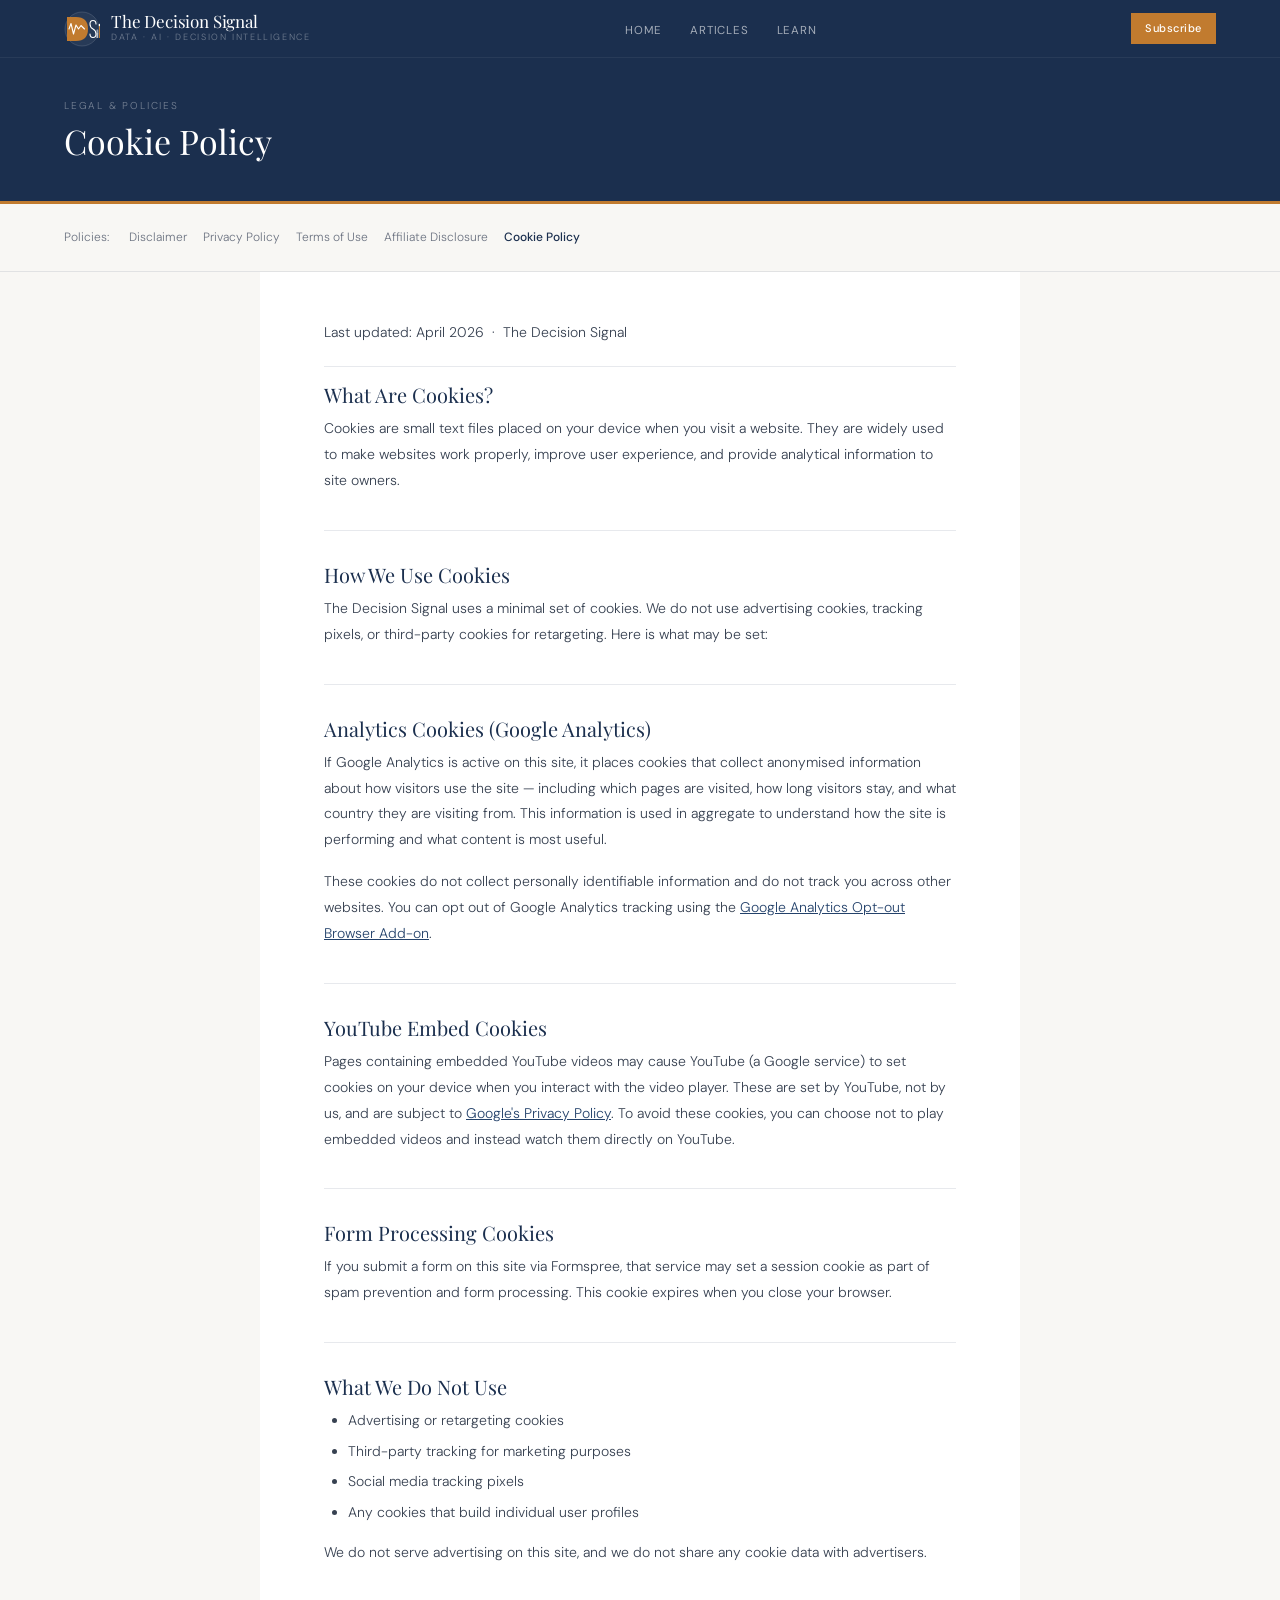
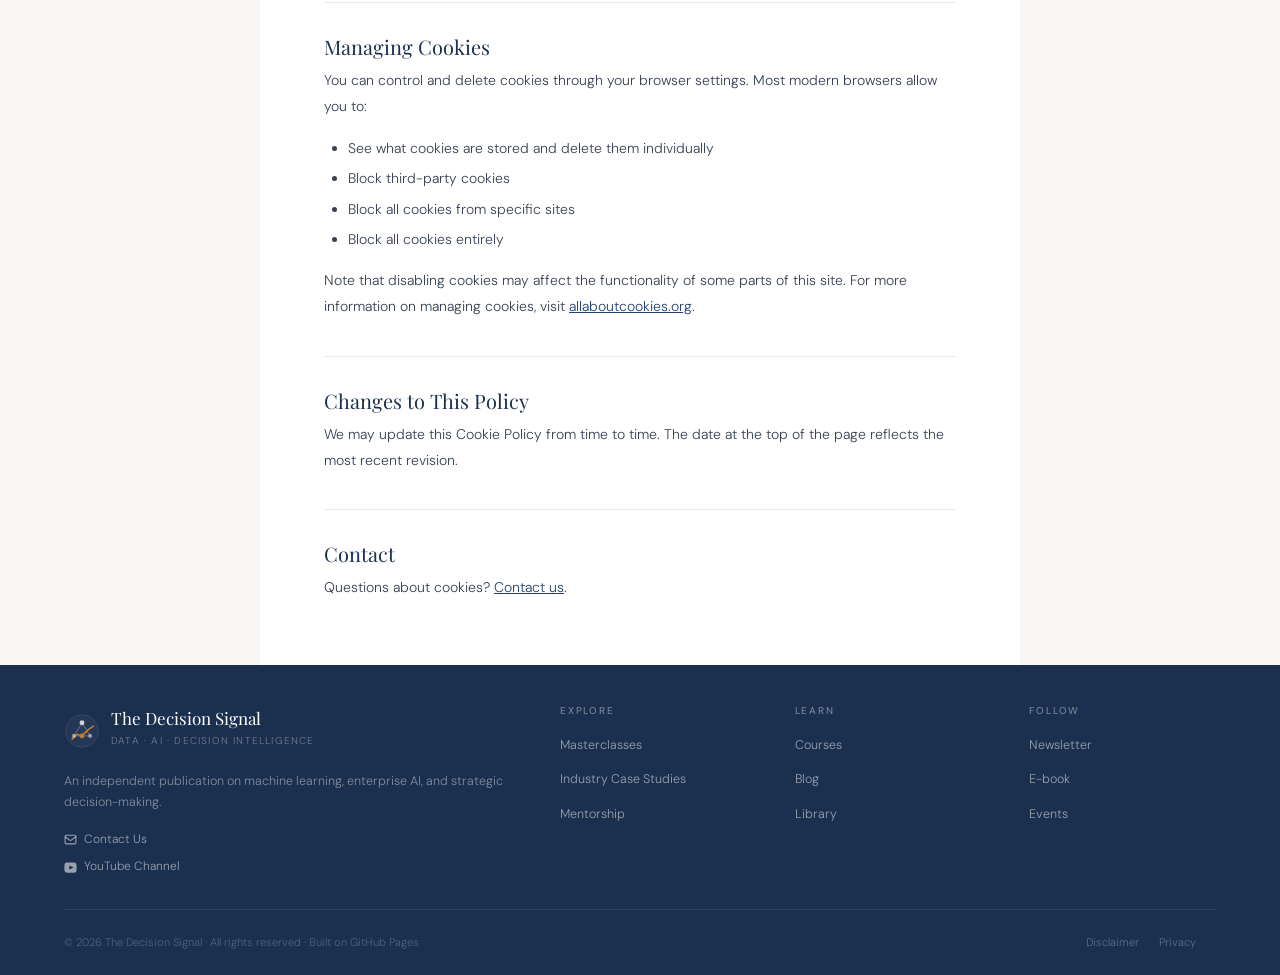
<file: cookies.html>
<!DOCTYPE html>
<html lang="en">
<head>
<meta charset="UTF-8">
<meta name="viewport" content="width=device-width, initial-scale=1.0">
<title>Cookie Policy — The Decision Signal</title>
<meta name="description" content="Cookie Policy for The Decision Signal — a publication on data science, AI and decision intelligence.">
<link rel="stylesheet" href="style.css">
<style>
.legal-hero{background:var(--sl);padding:2.5rem 5%;border-bottom:3px solid var(--acc)}
.legal-eyebrow{font-family:'DM Sans',sans-serif;font-size:10px;letter-spacing:.18em;text-transform:uppercase;color:rgba(255,255,255,.4);margin-bottom:8px}
.legal-hero h1{font-family:'Playfair Display',serif;font-size:clamp(24px,3vw,34px);color:#fff;font-weight:400;margin-bottom:0}
.legal-wrap{max-width:760px;margin:0 auto;padding:3rem 5%;background:#fff;min-height:65vh}
.legal-wrap h2{font-family:'Playfair Display',serif;font-size:20px;color:var(--sl);margin:2.25rem 0 10px;padding-top:2rem;border-top:0.5px solid var(--rule)}
.legal-wrap h2:first-of-type{border-top:none;padding-top:0;margin-top:1rem}
.legal-wrap p{font-size:14px;color:var(--inkm);line-height:1.85;margin-bottom:1rem}
.legal-wrap a{color:var(--sl2);text-decoration:underline}
.legal-wrap strong{color:var(--ink);font-weight:500}
.legal-wrap ul{margin:0 0 1rem 1.5rem;display:flex;flex-direction:column;gap:6px}
.legal-wrap ul li{font-size:14px;color:var(--inkm);line-height:1.75}
.legal-meta{font-family:'DM Sans',sans-serif;font-size:12px;color:var(--inkl);margin-bottom:2rem;padding-bottom:1.25rem;border-bottom:0.5px solid var(--rule)}
.legal-nav{display:flex;gap:1rem;flex-wrap:wrap;padding:1.5rem 5%;background:var(--warm);border-bottom:0.5px solid var(--rule);font-size:12px}
.legal-nav a{color:var(--inkl);transition:color .2s}
.legal-nav a:hover{color:var(--sl)}
.legal-nav a.current{color:var(--sl);font-weight:500}
</style>
</head>
<body>

<nav class="site-nav">
  <a href="index.html" class="nav-brand">
    <svg width="36" height="36" viewBox="0 0 72 72" fill="none" xmlns="http://www.w3.org/2000/svg" style="flex-shrink:0;display:block">
      <circle cx="36" cy="36" r="34" fill="rgba(255,255,255,.05)" stroke="rgba(255,255,255,.18)" stroke-width="1.5"/>
      <path d="M6 12 L6 60 L24 60 Q48 60 48 36 Q48 12 24 12 Z" fill="#C17B2F"/>
      <polyline points="10,36 14,25 19,46 24,28 29,36 34,29 41,36" stroke="#fff" stroke-width="2.2" stroke-linecap="round" stroke-linejoin="round" fill="none"/>
      <path d="M64 26 Q64 19 58 19 Q52 19 52 26 Q52 33 58 36 Q64 39 64 46 Q64 53 58 53 Q52 53 52 46" stroke="#fff" stroke-width="2.2" stroke-linecap="round" fill="none"/>
      <rect x="65" y="44" width="3.5" height="10" rx="1" fill="rgba(255,255,255,.32)"/>
      <rect x="65" y="37" width="3.5" height="17" rx="1" fill="rgba(255,255,255,.52)"/>
      <rect x="70" y="28" width="3.5" height="26" rx="1" fill="#C17B2F"/>
      <circle cx="71.75" cy="28" r="2.5" fill="#fff"/>
    </svg>
    <div>
      <div class="nav-brand-name">The Decision Signal</div>
      <div class="nav-brand-tag">Data · AI · Decision Intelligence</div>
    </div>
  </a>
  <ul class="nav-links">
    <li><a href="index.html">Home</a></li>
    <li><a href="articles.html">Articles</a></li>
    <li><a href="learn.html">Learn</a></li>
  </ul>
  <div class="nav-actions">
    <a href="index.html#subscribeBox" class="btn-subscribe">Subscribe</a>
  </div>
  <button class="nav-hamburger" onclick="toggleMobile()" aria-label="Menu"><span></span><span></span><span></span></button>
</nav>
<div class="mobile-menu" id="mobileMenu">
  <a href="index.html">Home</a>
  <a href="articles.html">Articles</a>
  <a href="learn.html">Learn</a>
</div>

<div class="legal-hero">
  <div class="legal-eyebrow">Legal &amp; Policies</div>
  <h1>Cookie Policy</h1>
</div>

<div class="legal-nav">
  <span style="color:var(--inkl);margin-right:4px">Policies:</span>
  <a href="disclaimer.html" class="">Disclaimer</a>
  <a href="privacy.html" class="">Privacy Policy</a>
  <a href="terms.html" class="">Terms of Use</a>
  <a href="affiliate.html" class="">Affiliate Disclosure</a>
  <a href="cookies.html" class="current">Cookie Policy</a>
</div>

<div class="legal-wrap">
  <p class="legal-meta">Last updated: April 2026 &nbsp;·&nbsp; The Decision Signal</p>
  
<h2>What Are Cookies?</h2>
<p>Cookies are small text files placed on your device when you visit a website. They are widely used to make websites work properly, improve user experience, and provide analytical information to site owners.</p>

<h2>How We Use Cookies</h2>
<p>The Decision Signal uses a minimal set of cookies. We do not use advertising cookies, tracking pixels, or third-party cookies for retargeting. Here is what may be set:</p>

<h2>Analytics Cookies (Google Analytics)</h2>
<p>If Google Analytics is active on this site, it places cookies that collect anonymised information about how visitors use the site — including which pages are visited, how long visitors stay, and what country they are visiting from. This information is used in aggregate to understand how the site is performing and what content is most useful.</p>
<p>These cookies do not collect personally identifiable information and do not track you across other websites. You can opt out of Google Analytics tracking using the <a href="https://tools.google.com/dlpage/gaoptout" target="_blank">Google Analytics Opt-out Browser Add-on</a>.</p>

<h2>YouTube Embed Cookies</h2>
<p>Pages containing embedded YouTube videos may cause YouTube (a Google service) to set cookies on your device when you interact with the video player. These are set by YouTube, not by us, and are subject to <a href="https://policies.google.com/privacy" target="_blank">Google's Privacy Policy</a>. To avoid these cookies, you can choose not to play embedded videos and instead watch them directly on YouTube.</p>

<h2>Form Processing Cookies</h2>
<p>If you submit a form on this site via Formspree, that service may set a session cookie as part of spam prevention and form processing. This cookie expires when you close your browser.</p>

<h2>What We Do Not Use</h2>
<ul>
  <li>Advertising or retargeting cookies</li>
  <li>Third-party tracking for marketing purposes</li>
  <li>Social media tracking pixels</li>
  <li>Any cookies that build individual user profiles</li>
</ul>
<p>We do not serve advertising on this site, and we do not share any cookie data with advertisers.</p>

<h2>Managing Cookies</h2>
<p>You can control and delete cookies through your browser settings. Most modern browsers allow you to:</p>
<ul>
  <li>See what cookies are stored and delete them individually</li>
  <li>Block third-party cookies</li>
  <li>Block all cookies from specific sites</li>
  <li>Block all cookies entirely</li>
</ul>
<p>Note that disabling cookies may affect the functionality of some parts of this site. For more information on managing cookies, visit <a href="https://www.allaboutcookies.org" target="_blank">allaboutcookies.org</a>.</p>

<h2>Changes to This Policy</h2>
<p>We may update this Cookie Policy from time to time. The date at the top of the page reflects the most recent revision.</p>

<h2>Contact</h2>
<p>Questions about cookies? <a href="/cdn-cgi/l/email-protection#08657d63606d7a626d6d267b69716966393f486f65696164266b6765">Contact us</a>.</p>

</div>

<footer class="site-footer">
  <div class="footer-top" style="grid-template-columns:2.4fr 1fr 1fr 1fr">
    <div>
      <div style="display:flex;align-items:center;gap:11px;margin-bottom:14px">
        <svg width="36" height="36" viewBox="0 0 44 44" fill="none" xmlns="http://www.w3.org/2000/svg" style="flex-shrink:0;display:block">
  <circle cx="22" cy="22" r="20" fill="rgba(255,255,255,0.04)" stroke="rgba(255,255,255,0.12)" stroke-width="1"/>
  <line x1="22" y1="12" x2="12" y2="28" stroke="rgba(255,255,255,0.22)" stroke-width="1.5" stroke-linecap="round"/>
  <line x1="22" y1="12" x2="32" y2="28" stroke="rgba(255,255,255,0.22)" stroke-width="1.5" stroke-linecap="round"/>
  <line x1="12" y1="28" x2="32" y2="28" stroke="rgba(255,255,255,0.22)" stroke-width="1.5" stroke-linecap="round"/>
  <line x1="22" y1="12" x2="22" y2="28" stroke="rgba(255,255,255,0.1)" stroke-width="1" stroke-linecap="round"/>
  <polyline points="10,32 16,26 22,28 30,20 36,16" stroke="#C17B2F" stroke-width="2" stroke-linecap="round" stroke-linejoin="round" fill="none"/>
  <circle cx="22" cy="12" r="3" fill="rgba(255,255,255,0.75)"/>
  <circle cx="12" cy="28" r="2.5" fill="rgba(255,255,255,0.45)"/>
  <circle cx="32" cy="28" r="2.5" fill="rgba(255,255,255,0.45)"/>
  <circle cx="22" cy="28" r="3" fill="#C17B2F"/>
</svg>
        <div>
          <div class="footer-brand-name">The Decision Signal</div>
          <div class="footer-brand-tag">Data · AI · Decision Intelligence</div>
        </div>
      </div>
      <p class="footer-brand-desc">An independent publication on machine learning, enterprise AI, and strategic decision-making.</p>
      <div style="margin-top:16px;display:flex;flex-direction:column;gap:8px">
        <a href="/cdn-cgi/l/email-protection#9af7eff1f2ffe8f0ffffb4e9fbe3fbf4abaddafdf7fbf3f6b4f9f5f7" style="font-size:12px;color:rgba(255,255,255,.55);display:inline-flex;align-items:center;gap:7px">
          <svg width="13" height="13" viewBox="0 0 24 24" fill="none" stroke="currentColor" stroke-width="2"><rect x="2" y="4" width="20" height="16" rx="2"/><path d="m2 7 10 7 10-7"/></svg>
          Contact Us
        </a>
        <a href="https://www.youtube.com/@knowledgesharinggroup4001" target="_blank" style="font-size:12px;color:rgba(255,255,255,.55);display:inline-flex;align-items:center;gap:7px">
          <svg width="13" height="13" viewBox="0 0 24 24" fill="currentColor"><path d="M23 7s-.3-2-1.2-2.8c-1.1-1.2-2.4-1.2-3-1.3C16.3 2.7 12 2.7 12 2.7s-4.3 0-6.8.2c-.6.1-1.9.1-3 1.3C1.3 5 1 7 1 7S.7 9.1.7 11.3v2.1C.7 15.5 1 17.6 1 17.6s.3 2 1.2 2.8c1.1 1.2 2.6 1.1 3.3 1.2C7.6 21.8 12 21.8 12 21.8s4.3 0 6.8-.2c.6-.1 1.9-.1 3-1.3.9-.8 1.2-2.8 1.2-2.8s.3-2.1.3-4.2v-2.1C23.3 9.1 23 7 23 7zM9.7 15.5V8.4l8.1 3.6-8.1 3.5z"/></svg>
          YouTube Channel
        </a>
      </div>
    </div>
    <div class="footer-col"><h4>Explore</h4><ul>
      <li><a href="learn.html#masterclasses">Masterclasses</a></li>
      <li><a href="articles.html?filter=ml">Industry Case Studies</a></li>
      <li><a href="learn.html#coaching">Mentorship</a></li>
    </ul></div>
    <div class="footer-col"><h4>Learn</h4><ul>
      <li><a href="learn.html">Courses</a></li>
      <li><a href="articles.html">Blog</a></li>
      <li><a href="learn.html#library">Library</a></li>
    </ul></div>
    <div class="footer-col"><h4>Follow</h4><ul>
      <li><a href="index.html#subscribeBox">Newsletter</a></li>
      <li><a href="learn.html#library">E-book</a></li>
      <li><a href="learn.html#calendar">Events</a></li>
    </ul></div>
  </div>
  <div class="footer-bottom">
    <span class="footer-copy">© 2026 The Decision Signal · All rights reserved · Built on GitHub Pages</span>
    <div style="display:flex;gap:1.25rem">
      <a href="disclaimer.html" style="font-size:11px;color:rgba(255,255,255,.3)">Disclaimer</a>
      <a href="privacy.html" style="font-size:11px;color:rgba(255,255,255,.3)">Privacy</a>
      <a href="terms.html" style="font-size:11px;color:rgba(255,255,255,.3)">
</file>
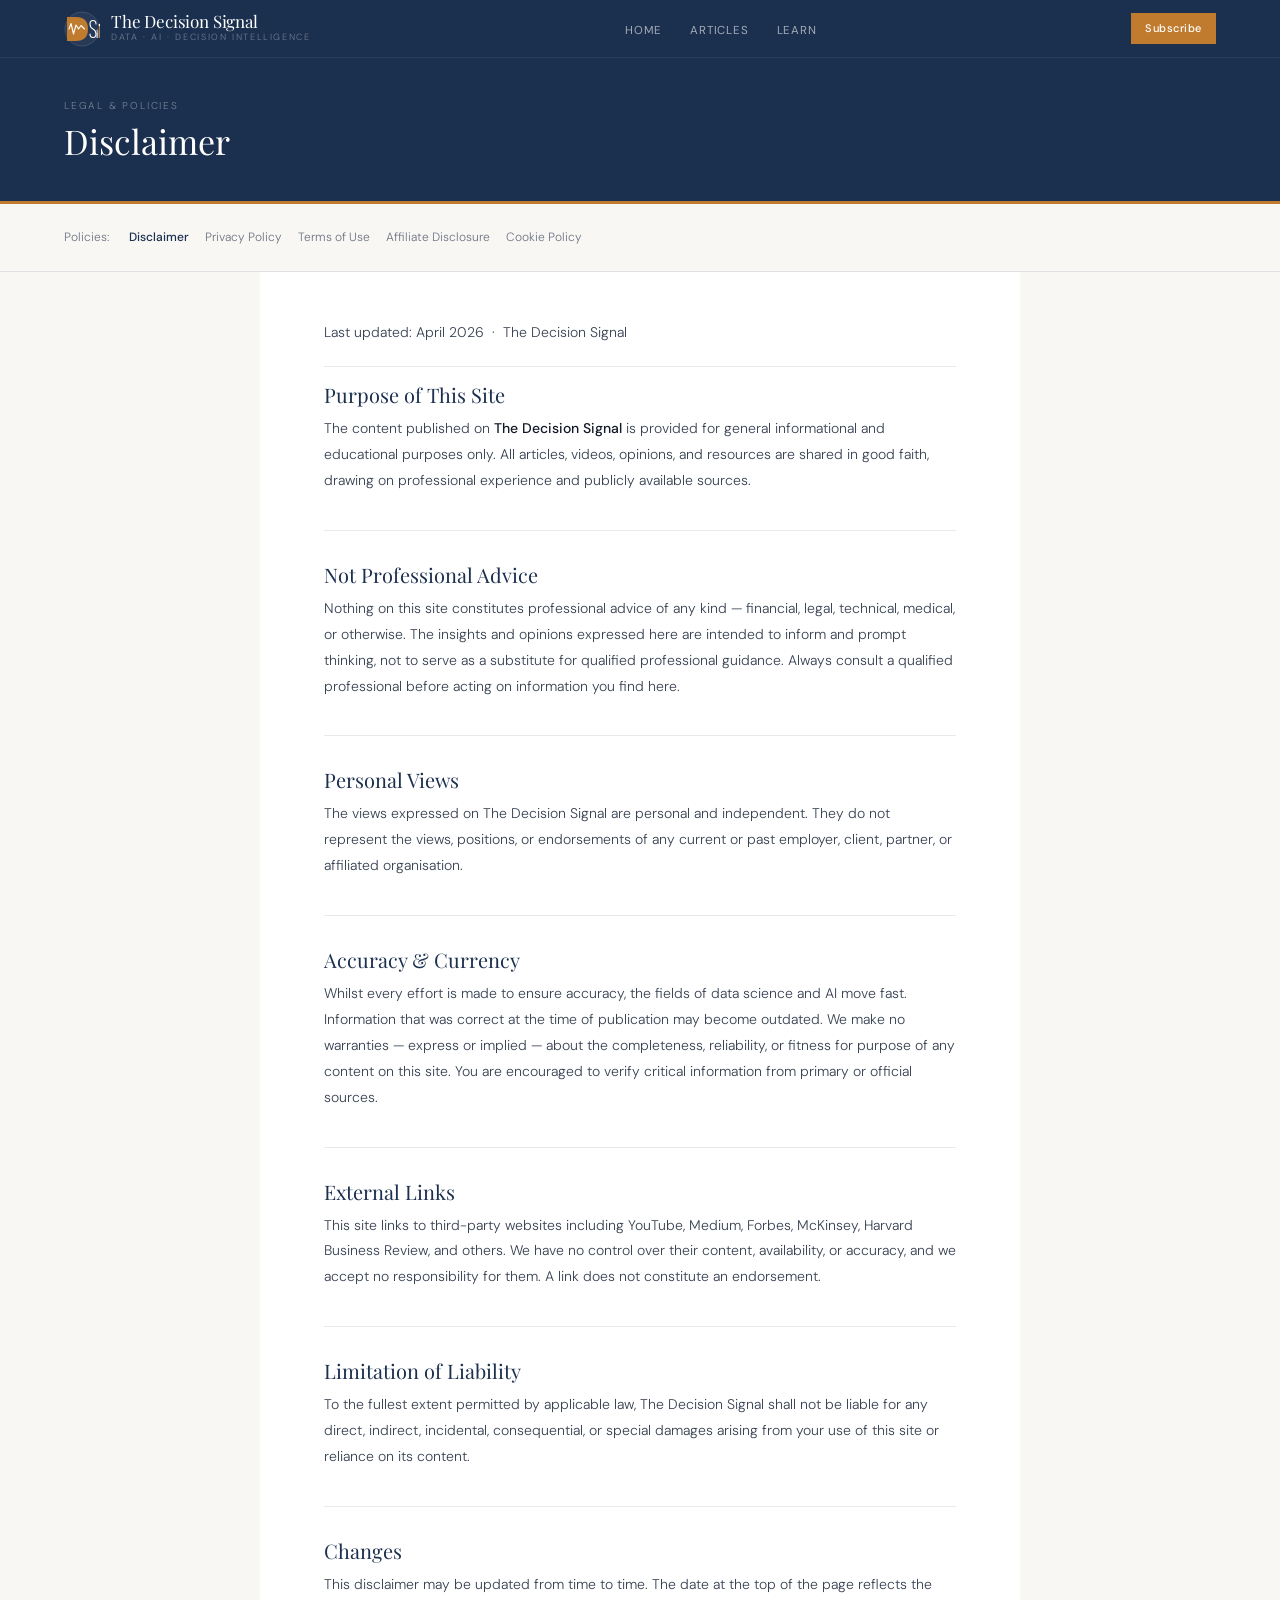
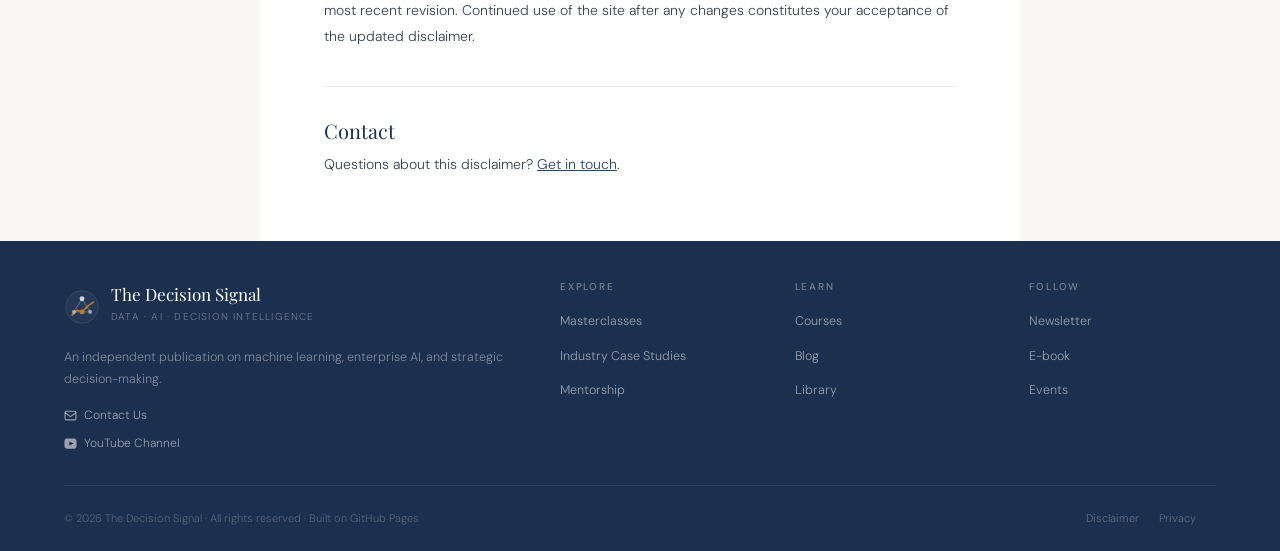
<file: disclaimer.html>
<!DOCTYPE html>
<html lang="en">
<head>
<meta charset="UTF-8">
<meta name="viewport" content="width=device-width, initial-scale=1.0">
<title>Disclaimer — The Decision Signal</title>
<meta name="description" content="Disclaimer for The Decision Signal — a publication on data science, AI and decision intelligence.">
<link rel="stylesheet" href="style.css">
<style>
.legal-hero{background:var(--sl);padding:2.5rem 5%;border-bottom:3px solid var(--acc)}
.legal-eyebrow{font-family:'DM Sans',sans-serif;font-size:10px;letter-spacing:.18em;text-transform:uppercase;color:rgba(255,255,255,.4);margin-bottom:8px}
.legal-hero h1{font-family:'Playfair Display',serif;font-size:clamp(24px,3vw,34px);color:#fff;font-weight:400;margin-bottom:0}
.legal-wrap{max-width:760px;margin:0 auto;padding:3rem 5%;background:#fff;min-height:65vh}
.legal-wrap h2{font-family:'Playfair Display',serif;font-size:20px;color:var(--sl);margin:2.25rem 0 10px;padding-top:2rem;border-top:0.5px solid var(--rule)}
.legal-wrap h2:first-of-type{border-top:none;padding-top:0;margin-top:1rem}
.legal-wrap p{font-size:14px;color:var(--inkm);line-height:1.85;margin-bottom:1rem}
.legal-wrap a{color:var(--sl2);text-decoration:underline}
.legal-wrap strong{color:var(--ink);font-weight:500}
.legal-wrap ul{margin:0 0 1rem 1.5rem;display:flex;flex-direction:column;gap:6px}
.legal-wrap ul li{font-size:14px;color:var(--inkm);line-height:1.75}
.legal-meta{font-family:'DM Sans',sans-serif;font-size:12px;color:var(--inkl);margin-bottom:2rem;padding-bottom:1.25rem;border-bottom:0.5px solid var(--rule)}
.legal-nav{display:flex;gap:1rem;flex-wrap:wrap;padding:1.5rem 5%;background:var(--warm);border-bottom:0.5px solid var(--rule);font-size:12px}
.legal-nav a{color:var(--inkl);transition:color .2s}
.legal-nav a:hover{color:var(--sl)}
.legal-nav a.current{color:var(--sl);font-weight:500}
</style>
</head>
<body>

<nav class="site-nav">
  <a href="index.html" class="nav-brand">
    <svg width="36" height="36" viewBox="0 0 72 72" fill="none" xmlns="http://www.w3.org/2000/svg" style="flex-shrink:0;display:block">
      <circle cx="36" cy="36" r="34" fill="rgba(255,255,255,.05)" stroke="rgba(255,255,255,.18)" stroke-width="1.5"/>
      <path d="M6 12 L6 60 L24 60 Q48 60 48 36 Q48 12 24 12 Z" fill="#C17B2F"/>
      <polyline points="10,36 14,25 19,46 24,28 29,36 34,29 41,36" stroke="#fff" stroke-width="2.2" stroke-linecap="round" stroke-linejoin="round" fill="none"/>
      <path d="M64 26 Q64 19 58 19 Q52 19 52 26 Q52 33 58 36 Q64 39 64 46 Q64 53 58 53 Q52 53 52 46" stroke="#fff" stroke-width="2.2" stroke-linecap="round" fill="none"/>
      <rect x="65" y="44" width="3.5" height="10" rx="1" fill="rgba(255,255,255,.32)"/>
      <rect x="65" y="37" width="3.5" height="17" rx="1" fill="rgba(255,255,255,.52)"/>
      <rect x="70" y="28" width="3.5" height="26" rx="1" fill="#C17B2F"/>
      <circle cx="71.75" cy="28" r="2.5" fill="#fff"/>
    </svg>
    <div>
      <div class="nav-brand-name">The Decision Signal</div>
      <div class="nav-brand-tag">Data · AI · Decision Intelligence</div>
    </div>
  </a>
  <ul class="nav-links">
    <li><a href="index.html">Home</a></li>
    <li><a href="articles.html">Articles</a></li>
    <li><a href="learn.html">Learn</a></li>
  </ul>
  <div class="nav-actions">
    <a href="index.html#subscribeBox" class="btn-subscribe">Subscribe</a>
  </div>
  <button class="nav-hamburger" onclick="toggleMobile()" aria-label="Menu"><span></span><span></span><span></span></button>
</nav>
<div class="mobile-menu" id="mobileMenu">
  <a href="index.html">Home</a>
  <a href="articles.html">Articles</a>
  <a href="learn.html">Learn</a>
</div>

<div class="legal-hero">
  <div class="legal-eyebrow">Legal &amp; Policies</div>
  <h1>Disclaimer</h1>
</div>

<div class="legal-nav">
  <span style="color:var(--inkl);margin-right:4px">Policies:</span>
  <a href="disclaimer.html" class="current">Disclaimer</a>
  <a href="privacy.html" class="">Privacy Policy</a>
  <a href="terms.html" class="">Terms of Use</a>
  <a href="affiliate.html" class="">Affiliate Disclosure</a>
  <a href="cookies.html" class="">Cookie Policy</a>
</div>

<div class="legal-wrap">
  <p class="legal-meta">Last updated: April 2026 &nbsp;·&nbsp; The Decision Signal</p>
  
<h2>Purpose of This Site</h2>
<p>The content published on <strong>The Decision Signal</strong> is provided for general informational and educational purposes only. All articles, videos, opinions, and resources are shared in good faith, drawing on professional experience and publicly available sources.</p>

<h2>Not Professional Advice</h2>
<p>Nothing on this site constitutes professional advice of any kind — financial, legal, technical, medical, or otherwise. The insights and opinions expressed here are intended to inform and prompt thinking, not to serve as a substitute for qualified professional guidance. Always consult a qualified professional before acting on information you find here.</p>

<h2>Personal Views</h2>
<p>The views expressed on The Decision Signal are personal and independent. They do not represent the views, positions, or endorsements of any current or past employer, client, partner, or affiliated organisation.</p>

<h2>Accuracy &amp; Currency</h2>
<p>Whilst every effort is made to ensure accuracy, the fields of data science and AI move fast. Information that was correct at the time of publication may become outdated. We make no warranties — express or implied — about the completeness, reliability, or fitness for purpose of any content on this site. You are encouraged to verify critical information from primary or official sources.</p>

<h2>External Links</h2>
<p>This site links to third-party websites including YouTube, Medium, Forbes, McKinsey, Harvard Business Review, and others. We have no control over their content, availability, or accuracy, and we accept no responsibility for them. A link does not constitute an endorsement.</p>

<h2>Limitation of Liability</h2>
<p>To the fullest extent permitted by applicable law, The Decision Signal shall not be liable for any direct, indirect, incidental, consequential, or special damages arising from your use of this site or reliance on its content.</p>

<h2>Changes</h2>
<p>This disclaimer may be updated from time to time. The date at the top of the page reflects the most recent revision. Continued use of the site after any changes constitutes your acceptance of the updated disclaimer.</p>

<h2>Contact</h2>
<p>Questions about this disclaimer? <a href="/cdn-cgi/l/email-protection#e588908e8d80978f8080cb96849c848bd4d2a58288848c89cb868a88">Get in touch</a>.</p>

</div>

<footer class="site-footer">
  <div class="footer-top" style="grid-template-columns:2.4fr 1fr 1fr 1fr">
    <div>
      <div style="display:flex;align-items:center;gap:11px;margin-bottom:14px">
        <svg width="36" height="36" viewBox="0 0 44 44" fill="none" xmlns="http://www.w3.org/2000/svg" style="flex-shrink:0;display:block">
  <circle cx="22" cy="22" r="20" fill="rgba(255,255,255,0.04)" stroke="rgba(255,255,255,0.12)" stroke-width="1"/>
  <line x1="22" y1="12" x2="12" y2="28" stroke="rgba(255,255,255,0.22)" stroke-width="1.5" stroke-linecap="round"/>
  <line x1="22" y1="12" x2="32" y2="28" stroke="rgba(255,255,255,0.22)" stroke-width="1.5" stroke-linecap="round"/>
  <line x1="12" y1="28" x2="32" y2="28" stroke="rgba(255,255,255,0.22)" stroke-width="1.5" stroke-linecap="round"/>
  <line x1="22" y1="12" x2="22" y2="28" stroke="rgba(255,255,255,0.1)" stroke-width="1" stroke-linecap="round"/>
  <polyline points="10,32 16,26 22,28 30,20 36,16" stroke="#C17B2F" stroke-width="2" stroke-linecap="round" stroke-linejoin="round" fill="none"/>
  <circle cx="22" cy="12" r="3" fill="rgba(255,255,255,0.75)"/>
  <circle cx="12" cy="28" r="2.5" fill="rgba(255,255,255,0.45)"/>
  <circle cx="32" cy="28" r="2.5" fill="rgba(255,255,255,0.45)"/>
  <circle cx="22" cy="28" r="3" fill="#C17B2F"/>
</svg>
        <div>
          <div class="footer-brand-name">The Decision Signal</div>
          <div class="footer-brand-tag">Data · AI · Decision Intelligence</div>
        </div>
      </div>
      <p class="footer-brand-desc">An independent publication on machine learning, enterprise AI, and strategic decision-making.</p>
      <div style="margin-top:16px;display:flex;flex-direction:column;gap:8px">
        <a href="/cdn-cgi/l/email-protection#9af7eff1f2ffe8f0ffffb4e9fbe3fbf4abaddafdf7fbf3f6b4f9f5f7" style="font-size:12px;color:rgba(255,255,255,.55);display:inline-flex;align-items:center;gap:7px">
          <svg width="13" height="13" viewBox="0 0 24 24" fill="none" stroke="currentColor" stroke-width="2"><rect x="2" y="4" width="20" height="16" rx="2"/><path d="m2 7 10 7 10-7"/></svg>
          Contact Us
        </a>
        <a href="https://www.youtube.com/@knowledgesharinggroup4001" target="_blank" style="font-size:12px;color:rgba(255,255,255,.55);display:inline-flex;align-items:center;gap:7px">
          <svg width="13" height="13" viewBox="0 0 24 24" fill="currentColor"><path d="M23 7s-.3-2-1.2-2.8c-1.1-1.2-2.4-1.2-3-1.3C16.3 2.7 12 2.7 12 2.7s-4.3 0-6.8.2c-.6.1-1.9.1-3 1.3C1.3 5 1 7 1 7S.7 9.1.7 11.3v2.1C.7 15.5 1 17.6 1 17.6s.3 2 1.2 2.8c1.1 1.2 2.6 1.1 3.3 1.2C7.6 21.8 12 21.8 12 21.8s4.3 0 6.8-.2c.6-.1 1.9-.1 3-1.3.9-.8 1.2-2.8 1.2-2.8s.3-2.1.3-4.2v-2.1C23.3 9.1 23 7 23 7zM9.7 15.5V8.4l8.1 3.6-8.1 3.5z"/></svg>
          YouTube Channel
        </a>
      </div>
    </div>
    <div class="footer-col"><h4>Explore</h4><ul>
      <li><a href="learn.html#masterclasses">Masterclasses</a></li>
      <li><a href="articles.html?filter=ml">Industry Case Studies</a></li>
      <li><a href="learn.html#coaching">Mentorship</a></li>
    </ul></div>
    <div class="footer-col"><h4>Learn</h4><ul>
      <li><a href="learn.html">Courses</a></li>
      <li><a href="articles.html">Blog</a></li>
      <li><a href="learn.html#library">Library</a></li>
    </ul></div>
    <div class="footer-col"><h4>Follow</h4><ul>
      <li><a href="index.html#subscribeBox">Newsletter</a></li>
      <li><a href="learn.html#library">E-book</a></li>
      <li><a href="learn.html#calendar">Events</a></li>
    </ul></div>
  </div>
  <div class="footer-bottom">
    <span class="footer-copy">© 2026 The Decision Signal · All rights reserved · Built on GitHub Pages</span>
    <div style="display:flex;gap:1.25rem">
      <a href="disclaimer.html" style="font-size:11px;color:rgba(255,255,255,.3)">Disclaimer</a>
      <a href="privacy.html" style="font-size:11px;color:rgba(255,255,255,.3)">Privacy</a>
      <a href="terms.html" style="font-size:11px;color:rgba(255,255,255,.3)">
</file>
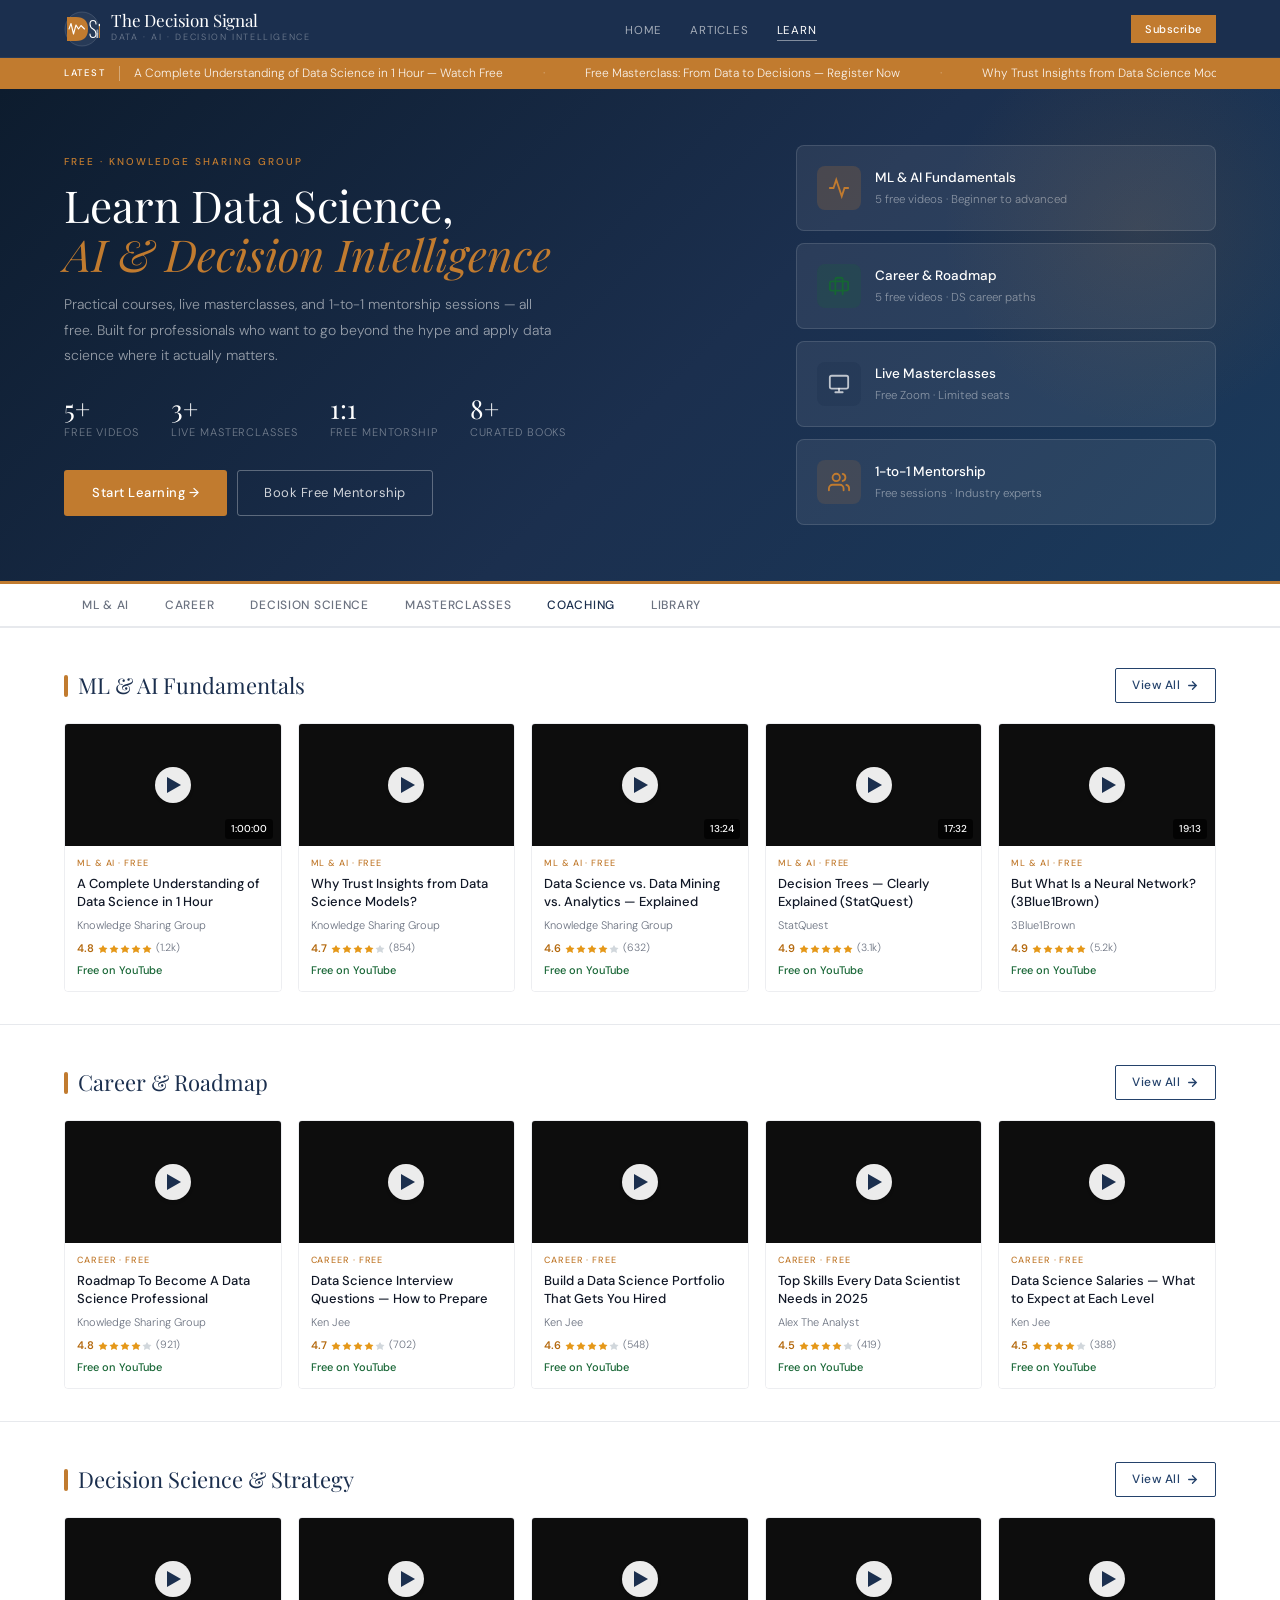
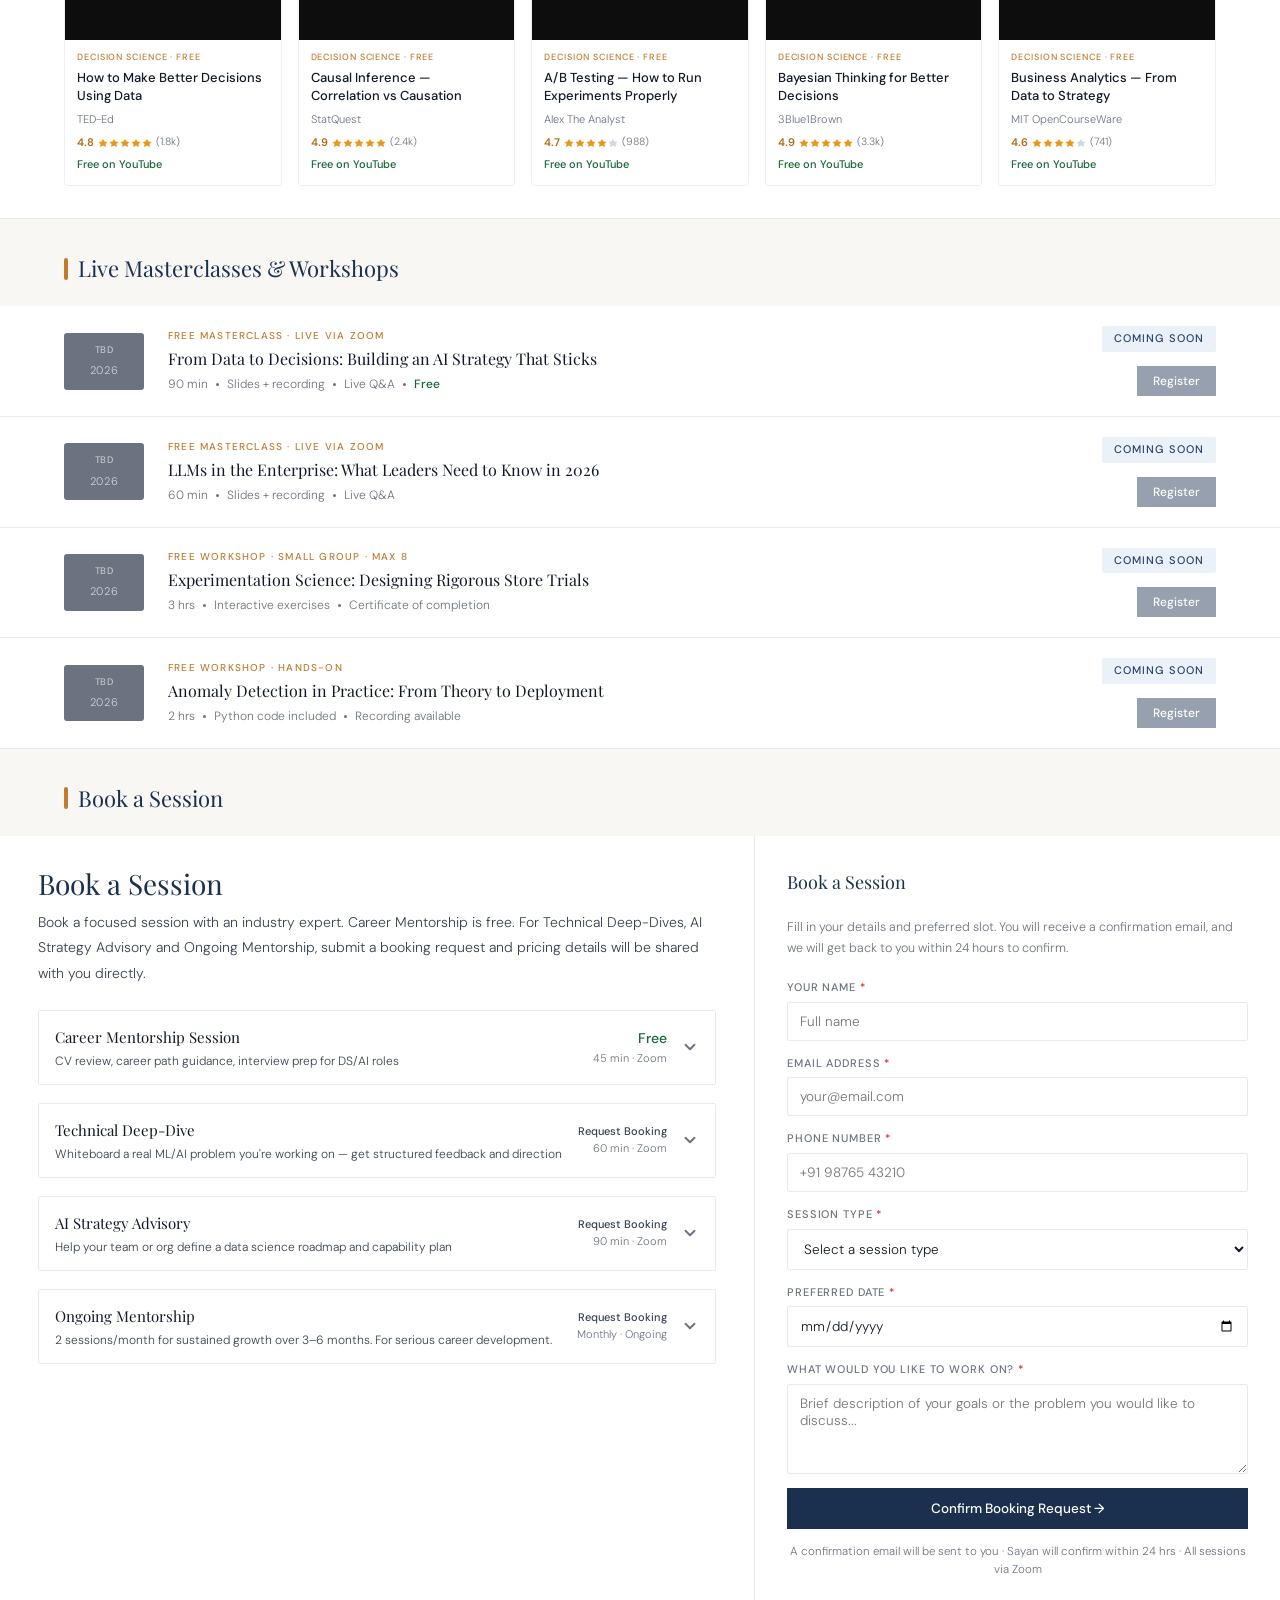
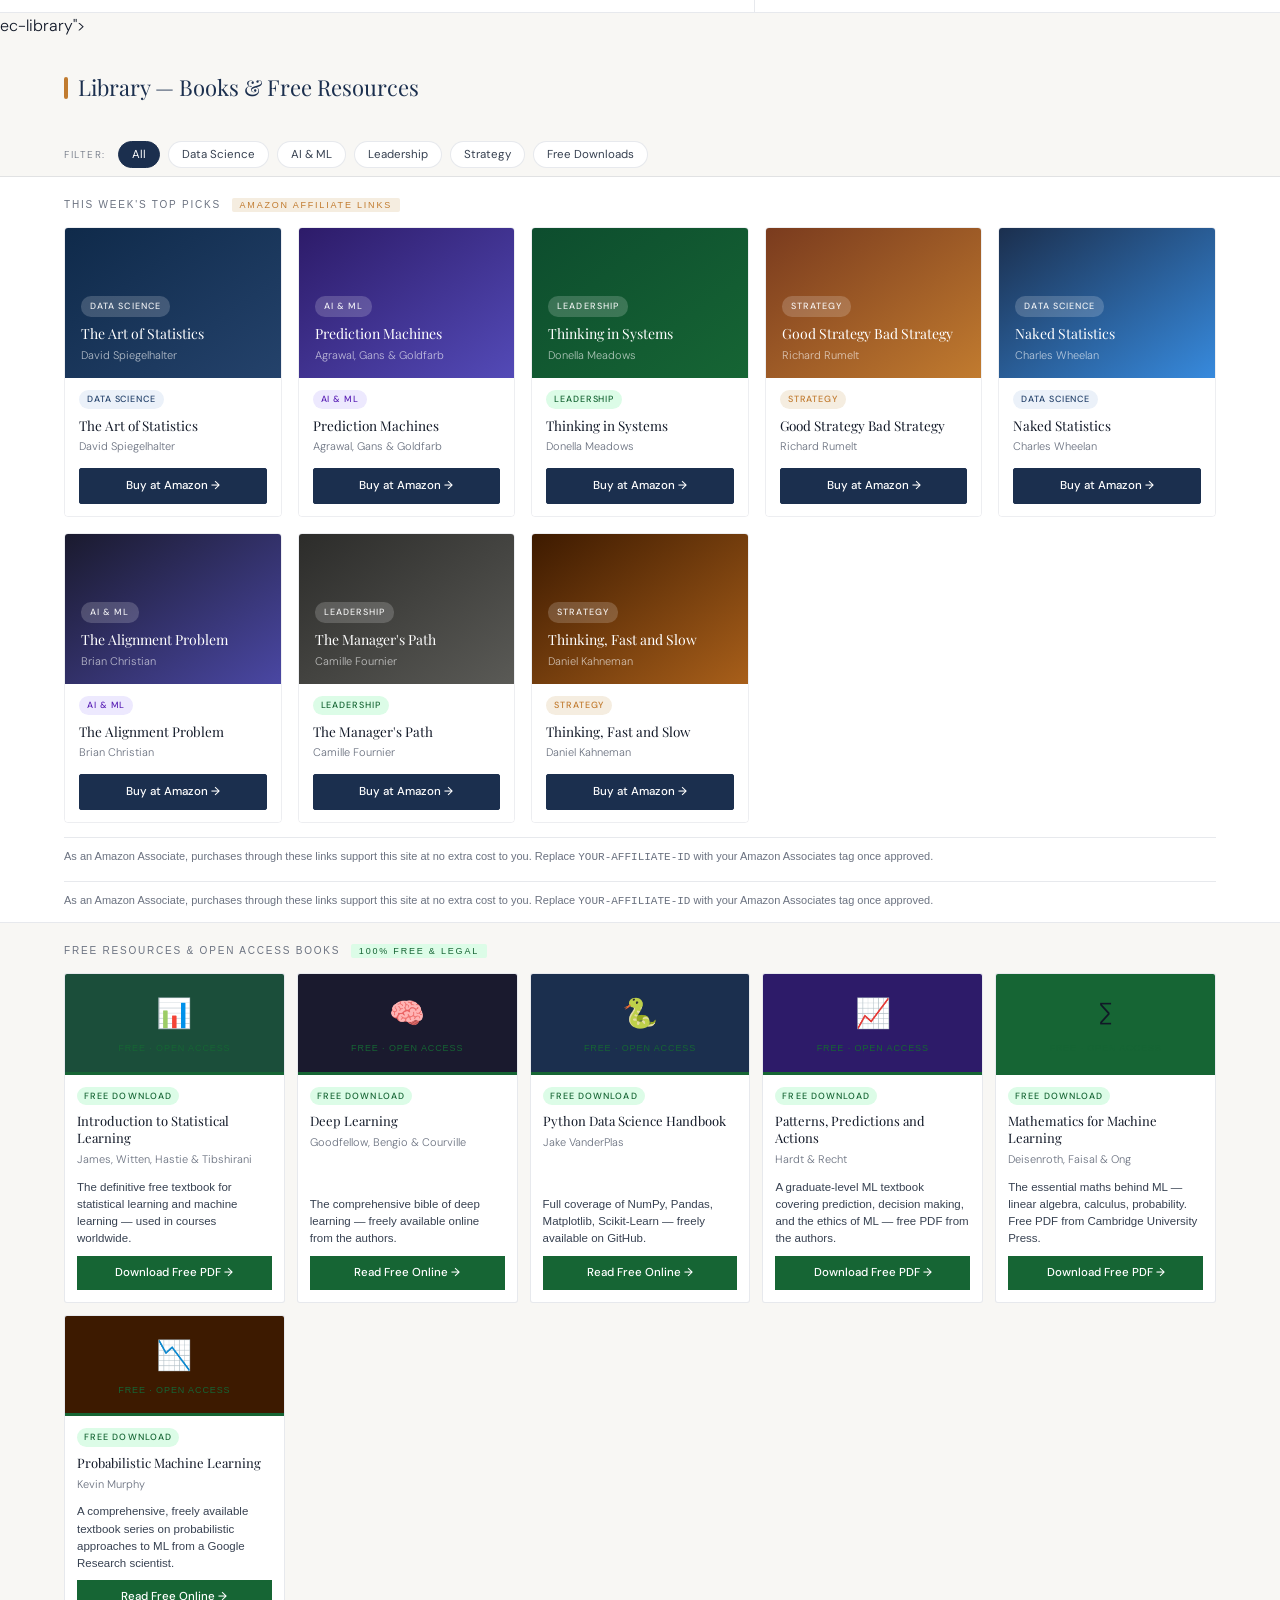
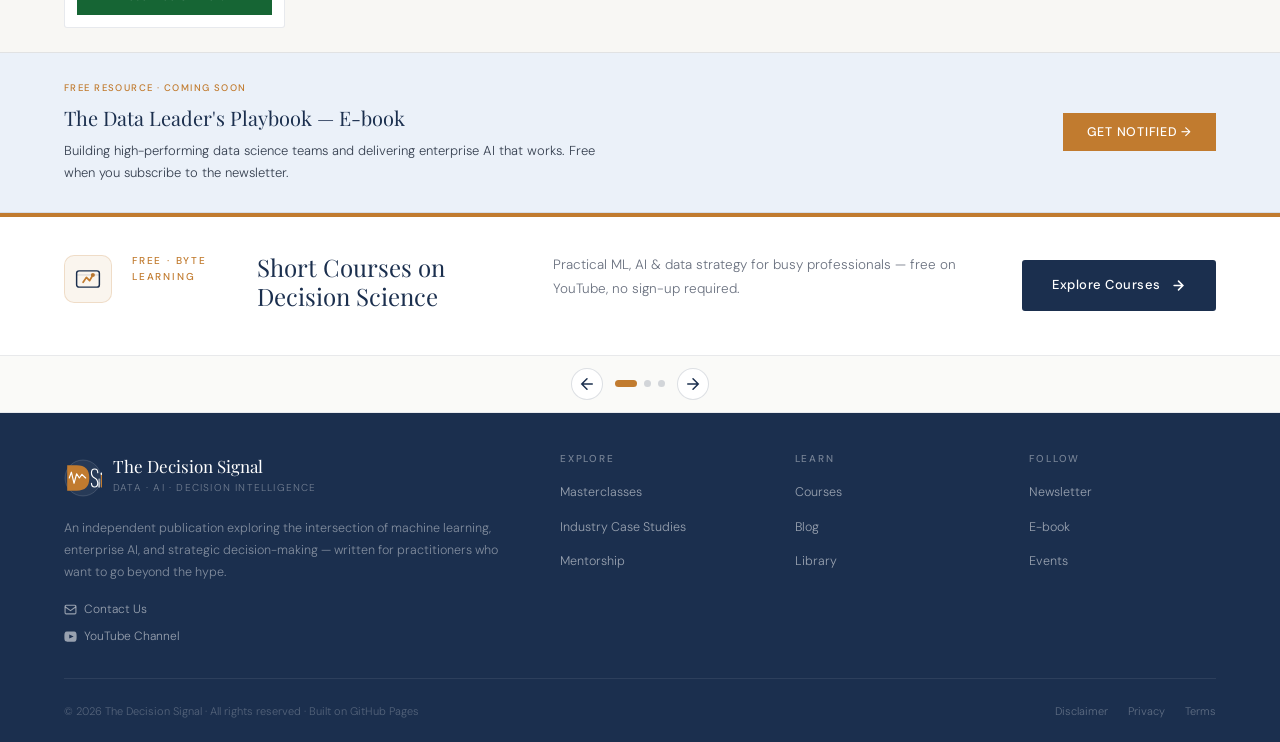
<file: learn.html>
<!DOCTYPE html>
<html lang="en">
<head>
<meta charset="UTF-8">
<meta name="viewport" content="width=device-width, initial-scale=1.0">
<title>Learn &amp; Grow — The Decision Signal</title>
<meta name="description" content="Courses, masterclasses, coaching and mentorship on data science, AI and decision intelligence.">
<link rel="stylesheet" href="style.css">
<style>
/* ── HERO BANNER ──────────────────────────────────────────────────────── */
.learn-hero{background:linear-gradient(135deg,#0d1c2e 0%,#1B2F4E 55%,#1a3a5c 100%);padding:3.5rem 5%;display:grid;grid-template-columns:1fr 420px;gap:3rem;align-items:center;border-bottom:3px solid var(--acc);position:relative;overflow:hidden}
.learn-hero::before{content:'';position:absolute;right:-60px;top:-60px;width:400px;height:400px;border-radius:50%;background:radial-gradient(circle,rgba(193,123,47,.12) 0%,transparent 70%);pointer-events:none}
.learn-hero-eyebrow{font-family:'DM Sans',sans-serif;font-size:10px;font-weight:500;letter-spacing:.2em;text-transform:uppercase;color:var(--acc);margin-bottom:10px}
.learn-hero h1{font-family:'Playfair Display',serif;font-size:clamp(28px,4vw,44px);color:#fff;line-height:1.12;margin-bottom:14px;font-weight:400}
.learn-hero h1 em{font-style:italic;color:var(--acc)}
.learn-hero-desc{font-family:'DM Sans',sans-serif;font-size:14px;color:rgba(255,255,255,.55);line-height:1.8;margin-bottom:1.75rem;max-width:500px}
.hero-stats{display:flex;gap:2rem;flex-wrap:wrap}
.hero-stat{display:flex;flex-direction:column;gap:2px}
.hero-stat-num{font-family:'Playfair Display',serif;font-size:26px;color:#fff;line-height:1}
.hero-stat-lbl{font-family:'DM Sans',sans-serif;font-size:11px;color:rgba(255,255,255,.4);letter-spacing:.08em;text-transform:uppercase}
.hero-cta-group{display:flex;gap:10px;margin-top:1.75rem;flex-wrap:wrap}
.hero-btn-primary{display:inline-block;padding:13px 28px;background:var(--acc);color:#fff;font-family:'DM Sans',sans-serif;font-size:13px;font-weight:500;letter-spacing:.04em;border-radius:3px;text-decoration:none;transition:background .2s}
.hero-btn-primary:hover{background:#a86826}
.hero-btn-ghost{display:inline-block;padding:12px 26px;background:transparent;color:rgba(255,255,255,.8);font-family:'DM Sans',sans-serif;font-size:13px;font-weight:400;letter-spacing:.04em;border:1.5px solid rgba(255,255,255,.3);border-radius:3px;text-decoration:none;transition:all .2s}
.hero-btn-ghost:hover{border-color:#fff;color:#fff}
.learn-hero-right{display:flex;flex-direction:column;gap:12px}
.hero-feat-card{background:rgba(255,255,255,.07);border:1px solid rgba(255,255,255,.12);border-radius:8px;padding:1.25rem;display:flex;gap:14px;align-items:center;transition:background .2s;text-decoration:none}
.hero-feat-card:hover{background:rgba(255,255,255,.11)}
.hero-feat-icon{width:44px;height:44px;border-radius:8px;display:flex;align-items:center;justify-content:center;flex-shrink:0}
.hero-feat-title{font-family:'DM Sans',sans-serif;font-size:13.5px;font-weight:500;color:#fff;margin-bottom:3px}
.hero-feat-sub{font-family:'DM Sans',sans-serif;font-size:11.5px;color:rgba(255,255,255,.45)}

/* ── STICKY CATEGORY NAV ─────────────────────────────────────────────── */
.cat-nav{position:sticky;top:58px;z-index:150;background:#fff;border-bottom:2px solid var(--rule);display:flex;align-items:center;overflow-x:auto;padding:0 5%;scrollbar-width:none}
.cat-nav::-webkit-scrollbar{display:none}
.cat-tab{font-family:'DM Sans',sans-serif;font-size:12px;font-weight:500;letter-spacing:.06em;text-transform:uppercase;color:var(--inkl);padding:13px 18px;white-space:nowrap;cursor:pointer;border-bottom:2px solid transparent;margin-bottom:-2px;background:none;border-top:none;border-left:none;border-right:none;transition:all .2s}
.cat-tab:hover{color:var(--sl)}
.cat-tab.active{color:var(--sl);border-bottom-color:var(--acc)}

/* ── UDEMY-STYLE VIDEO CATEGORY SECTION ──────────────────────────────── */
.vid-section{padding:2.5rem 5% 2rem;border-bottom:0.5px solid var(--rule);background:#fff}
.vid-section-hdr{display:flex;align-items:center;justify-content:space-between;margin-bottom:1.25rem}
.vid-section-title{font-family:'Playfair Display',serif;font-size:22px;color:var(--sl);font-weight:400;display:flex;align-items:center;gap:10px}
.vid-section-title::before{content:'';display:block;width:4px;height:22px;background:var(--acc);border-radius:2px;flex-shrink:0}
.view-all-btn{display:inline-flex;align-items:center;gap:6px;font-family:'DM Sans',sans-serif;font-size:12px;font-weight:500;color:var(--sl2);letter-spacing:.04em;text-decoration:none;padding:7px 16px;border:1.5px solid var(--sl2);border-radius:2px;transition:all .2s;white-space:nowrap}
.view-all-btn:hover{background:var(--sl);color:#fff;border-color:var(--sl)}
.view-all-btn svg{transition:transform .2s}
.view-all-btn:hover svg{transform:translateX(4px)}

/* 5-column video grid */
.vid-row{display:grid;grid-template-columns:repeat(5,minmax(0,1fr));gap:16px}

/* Udemy-style card */
.vc{display:flex;flex-direction:column;cursor:pointer;text-decoration:none;border-radius:4px;overflow:hidden;border:1px solid rgba(27,47,78,.08);transition:box-shadow .2s,transform .2s}
.vc:hover{box-shadow:0 8px 24px rgba(27,47,78,.14);transform:translateY(-2px)}
.vc-thumb{width:100%;aspect-ratio:16/9;background:#111;position:relative;overflow:hidden;flex-shrink:0}
.vc-thumb iframe{position:absolute;top:0;left:0;width:100%;height:100%;border:none;pointer-events:none}
.vc-thumb-overlay{position:absolute;inset:0;display:flex;align-items:center;justify-content:center;background:rgba(0,0,0,.2);transition:background .2s}
.vc:hover .vc-thumb-overlay{background:rgba(0,0,0,.08)}
.vc-play{width:36px;height:36px;background:rgba(255,255,255,.92);border-radius:50%;display:flex;align-items:center;justify-content:center;box-shadow:0 2px 8px rgba(0,0,0,.25)}
.vc-play::after{content:'';width:0;height:0;border-top:8px solid transparent;border-bottom:8px solid transparent;border-left:14px solid #1B2F4E;margin-left:3px}
.vc-duration{position:absolute;bottom:7px;right:8px;background:rgba(0,0,0,.72);color:#fff;font-family:'DM Sans',sans-serif;font-size:10px;font-weight:500;padding:2px 6px;border-radius:3px}
.vc-body{padding:10px 12px 12px;flex:1;display:flex;flex-direction:column;background:#fff}
.vc-badge{font-family:'DM Sans',sans-serif;font-size:9px;font-weight:500;letter-spacing:.1em;text-transform:uppercase;color:var(--acc);margin-bottom:5px}
.vc-title{font-family:'DM Sans',sans-serif;font-size:13px;font-weight:500;color:var(--ink);line-height:1.4;flex:1;display:-webkit-box;-webkit-line-clamp:2;-webkit-box-orient:vertical;overflow:hidden;margin-bottom:6px}
.vc-instructor{font-family:'DM Sans',sans-serif;font-size:11px;color:var(--inkl);margin-bottom:5px}
.vc-stars{display:flex;align-items:center;gap:4px;margin-bottom:4px}
.vc-rating{font-family:'DM Sans',sans-serif;font-size:11px;font-weight:600;color:#b4690e}
.vc-stars-svg{display:flex;gap:1px}
.vc-star{width:10px;height:10px;fill:#e59819}
.vc-star-empty{width:10px;height:10px;fill:#d1d7dc}
.vc-count{font-family:'DM Sans',sans-serif;font-size:10.5px;color:var(--inkl)}
.vc-free{font-family:'DM Sans',sans-serif;font-size:11px;font-weight:500;color:var(--green)}
.vc-thumb-placeholder{width:100%;aspect-ratio:16/9;background:linear-gradient(135deg,var(--sl3),var(--sl));display:flex;flex-direction:column;align-items:center;justify-content:center;gap:6px;flex-shrink:0}

/* ── KEEP EXISTING STYLES FOR REST OF PAGE ───────────────────────────── */
.page-hero{background:var(--sl);padding:2.5rem 5% 0;border-bottom:3px solid var(--acc)}
.page-hero h1{font-size:clamp(26px,4vw,40px);color:#fff;margin-bottom:6px}
.page-hero p{font-size:13.5px;color:rgba(255,255,255,0.5);margin-bottom:1.5rem}
.learn-tabs{display:flex;gap:0;overflow-x:auto}
.learn-tab{font-size:11.5px;font-weight:400;letter-spacing:0.06em;padding:10px 18px;color:rgba(255,255,255,0.5);cursor:pointer;border-bottom:2px solid transparent;background:none;border-top:none;border-left:none;border-right:none;transition:all 0.2s;white-space:nowrap}
.learn-tab:hover{color:rgba(255,255,255,0.8)}
.learn-tab.active{color:#fff;border-bottom-color:var(--acc);background:rgba(255,255,255,0.05)}
.learn-section{display:none}
.learn-section.active{display:block}
.mc-list{background:#fff;border-bottom:0.5px solid var(--rule)}
.mc-item{display:grid;grid-template-columns:80px 1fr auto;align-items:center;gap:1.5rem;padding:1.25rem 5%;border-bottom:0.5px solid var(--rule);transition:background 0.15s}
.mc-item:last-child{border-bottom:none}
.mc-item:hover{background:var(--warm)}
.mc-date-box{background:var(--sl);border-radius:3px;padding:10px;text-align:center;flex-shrink:0}
.mc-month{font-size:9.5px;font-weight:500;letter-spacing:0.12em;text-transform:uppercase;color:rgba(255,255,255,0.6)}
.mc-day{font-family:'Playfair Display',serif;font-size:26px;color:#fff;line-height:1}
.mc-type{font-size:10px;font-weight:500;letter-spacing:0.12em;text-transform:uppercase;color:var(--acc);margin-bottom:5px}
.mc-title{font-family:'Playfair Display',serif;font-size:16px;color:var(--ink);line-height:1.25;margin-bottom:6px}
.mc-meta{font-size:12px;color:var(--inkl);display:flex;gap:8px;align-items:center;flex-wrap:wrap}
.mc-right{display:flex;flex-direction:column;align-items:flex-end;gap:8px;flex-shrink:0}
.mc-price{font-size:14px;font-weight:500;color:var(--ink)}
.mc-btn{font-size:12px;font-weight:500;padding:7px 16px;background:var(--sl);color:#fff;border:none;cursor:pointer;transition:background 0.2s;white-space:nowrap}
.mc-btn:hover{background:var(--sl2)}
.mc-btn.outline{background:transparent;border:1px solid var(--sl);color:var(--sl)}
.mc-btn.outline:hover{background:var(--sl);color:#fff}
.mc-spots{font-size:11px;color:var(--inkl)}
.meta-dot{width:3px;height:3px;border-radius:50%;background:var(--inkl);display:inline-block}
.book-card{background:#fff;border:0.5px solid var(--rule);border-radius:3px;overflow:hidden;display:flex;flex-direction:column}
.book-cover{height:140px;display:flex;flex-direction:column;align-items:center;justify-content:center;padding:12px;text-align:center;overflow:hidden;position:relative}
.book-cover img{width:100%;height:100%;object-fit:cover;position:absolute;top:0;left:0}
.book-title-on-cover{font-family:'Playfair Display',serif;font-size:13px;color:#fff;line-height:1.3;position:relative;z-index:1}
.book-author-on-cover{font-size:10px;color:rgba(255,255,255,0.65);margin-top:4px;position:relative;z-index:1}
.book-info{padding:12px;display:flex;flex-direction:column;flex:1}
.book-tag{font-size:9px;font-weight:500;letter-spacing:0.12em;text-transform:uppercase;padding:2px 7px;border-radius:10px;margin-bottom:8px;width:fit-content}
.book-tag.ds{background:var(--sl3);color:var(--sl2)}
.book-tag.ai{background:#EDE9FE;color:#5B21B6}
.book-tag.leadership{background:var(--green2);color:var(--green)}
.book-tag.strategy{background:var(--acc2);color:var(--acc)}
.book-tag.free-tag{background:var(--green2);color:var(--green)}
.book-name{font-family:'Playfair Display',serif;font-size:13px;color:var(--ink);line-height:1.3;margin-bottom:4px}
.book-auth{font-size:11px;color:var(--inkl);margin-bottom:10px;flex:1}
.book-btn{display:block;text-align:center;padding:7px 10px;background:var(--sl);color:#fff;font-size:11.5px;font-weight:500;border:1px solid var(--sl);transition:all 0.2s;cursor:pointer;text-decoration:none}
.book-btn:hover{background:var(--sl2)}
.coaching-wrap{display:grid;grid-template-columns:3fr 2fr;background:#fff;border-bottom:0.5px solid var(--rule)}
.coaching-left{padding:2rem 5%;border-right:0.5px solid var(--rule)}
.coaching-intro{font-size:14px;color:var(--inkm);line-height:1.8;margin-bottom:1.5rem}
.session-types{display:flex;flex-direction:column;gap:10px}
.session-card{border:0.5px solid var(--rule);cursor:pointer;transition:border-color .15s;border-radius:2px;overflow:hidden;margin-bottom:8px}
.session-card:hover{border-color:var(--sl2)}
.session-card.open{border-color:var(--acc);box-shadow:0 2px 12px rgba(193,123,47,.12)}
.session-card-top{display:flex;justify-content:space-between;align-items:center;gap:1rem;padding:14px 16px;background:#fff;transition:background .15s}
.session-card.open .session-card-top{background:var(--sl3)}
.session-card-chevron{transition:transform .25s !important}
.session-card.open .session-card-chevron{transform:rotate(180deg) !important}
.session-bullets{display:none;padding:8px 16px 16px;border-top:0.5px solid rgba(193,123,47,.2);background:#fff}
.session-card.open .session-bullets{display:block}
.session-bullet{display:flex;align-items:flex-start;gap:10px;padding:5px 0;font-size:13px;color:var(--inkm);line-height:1.6}
.session-bullet-arrow{color:#166534;font-size:13px;flex-shrink:0;margin-top:2px;font-weight:700}
.session-name{font-family:'Playfair Display',serif;font-size:15px;color:var(--ink);margin-bottom:3px}
.session-desc{font-size:12px;color:var(--inkm);line-height:1.5}
.session-price{font-size:14px;font-weight:500;text-align:right}
.session-duration{font-size:11px;color:var(--inkl);text-align:right}
.coaching-right{padding:2rem}
.booking-title{font-family:'Playfair Display',serif;font-size:18px;color:var(--sl);margin-bottom:1.25rem}
.booking-form{display:flex;flex-direction:column;gap:14px}
.booking-btn{padding:12px;background:var(--sl);color:#fff;border:none;font-size:13.5px;font-weight:500;cursor:pointer;transition:background 0.2s}
.booking-btn:hover{background:var(--sl2)}
.booking-note{font-size:11.5px;color:var(--inkl);line-height:1.6;text-align:center}
.cal-section{display:grid;grid-template-columns:1fr 1fr;background:#fff;border-bottom:0.5px solid var(--rule)}
.cal-left{padding:1.75rem 5%;border-right:0.5px solid var(--rule)}
.cal-right{padding:1.75rem 5%}
.cal-header{display:flex;justify-content:space-between;align-items:center;margin-bottom:1rem}
.cal-month-title{font-family:'Playfair Display',serif;font-size:20px;color:var(--sl)}
.cal-nav-btns{display:flex;gap:8px}
.cal-nav-btn{background:none;border:0.5px solid var(--rule);padding:4px 10px;font-size:12px;color:var(--inkm);cursor:pointer;transition:all 0.2s}
.cal-nav-btn:hover{background:var(--sl);color:#fff;border-color:var(--sl)}
.cal-grid{display:grid;grid-template-columns:repeat(7,1fr);gap:3px}
.cal-day-label{font-size:10px;font-weight:500;text-align:center;color:var(--inkl);padding:4px 0;text-transform:uppercase;letter-spacing:.05em}
.cal-day{font-size:12.5px;text-align:center;padding:7px 3px;color:var(--inkm);cursor:pointer;border-radius:2px;transition:background 0.15s;position:relative}
.cal-day:hover{background:var(--sl3)}
.cal-day.has-event{background:var(--sl3);color:var(--sl2);font-weight:500}
.cal-day.today{background:var(--sl);color:#fff}
.cal-day.empty{color:var(--warmd);cursor:default}
.cal-day.empty:hover{background:none}
.event-dot{width:4px;height:4px;border-radius:50%;margin:2px auto 0;background:var(--acc)}
.cal-legend{display:flex;gap:1rem;margin-top:1rem;flex-wrap:wrap}
.legend-item{display:flex;align-items:center;gap:5px;font-size:11px;color:var(--inkl)}
.legend-dot{width:8px;height:8px;border-radius:2px}
.event-item{display:grid;grid-template-columns:8px 1fr auto;gap:12px;align-items:start;padding:12px 0;border-bottom:0.5px solid var(--rule)}
.event-item:last-child{border-bottom:none}
.event-indicator{width:8px;height:8px;border-radius:50%;margin-top:5px;flex-shrink:0}
.event-date{font-size:11px;color:var(--inkl);margin-bottom:2px}
.event-name{font-size:14px;color:var(--ink);font-family:'Playfair Display',serif;margin-bottom:2px}
.event-type{font-size:11.5px;color:var(--inkl)}
.event-link{font-size:12px;font-weight:500;color:var(--sl2);cursor:pointer}
.events-label{font-size:10px;font-weight:500;letter-spacing:0.18em;text-transform:uppercase;color:var(--inkl);margin-bottom:14px}
.free-strip{display:flex;align-items:center;justify-content:space-between;gap:1.5rem;padding:1.75rem 5%;background:var(--sl3);border-bottom:0.5px solid var(--rule);flex-wrap:wrap}
.free-badge{font-size:9.5px;font-weight:500;letter-spacing:0.15em;text-transform:uppercase;color:var(--acc);margin-bottom:6px}
.free-title{font-family:'Playfair Display',serif;font-size:20px;color:var(--sl);margin-bottom:6px}
.free-desc{font-size:13px;color:var(--inkm);line-height:1.7;max-width:560px}
@media(max-width:1100px){.vid-row{grid-template-columns:repeat(3,minmax(0,1fr))}.learn-hero{grid-template-columns:1fr}}
@media(max-width:900px){.learn-hero-right{display:none}.vid-row{grid-template-columns:repeat(2,minmax(0,1fr))}.cal-section{grid-template-columns:1fr}.coaching-wrap{grid-template-columns:1fr}.mc-item{grid-template-columns:70px 1fr}}
@media(max-width:500px){.vid-row{grid-template-columns:1fr}}
</style>

<style>
.always-section{display:block !important}
.vid-section{background:#fff;padding:2.5rem 5% 2rem;border-bottom:0.5px solid var(--rule)}
.section-label{font-family:"DM Sans",sans-serif;font-size:10px;font-weight:500;letter-spacing:.18em;text-transform:uppercase;color:var(--inkl);padding:1.5rem 5% 0}

/* ── PROFESSIONAL BOOK CARDS ────────────────────────────────────────── */
.bk-card{display:flex;flex-direction:column;border:1px solid rgba(27,47,78,.08);border-radius:4px;overflow:hidden;transition:box-shadow .2s,transform .2s;cursor:pointer}
.bk-card:hover{box-shadow:0 8px 24px rgba(27,47,78,.13);transform:translateY(-2px)}
.bk-hdr{height:150px;display:flex;flex-direction:column;align-items:flex-start;justify-content:flex-end;padding:14px 16px;position:relative;flex-shrink:0}
.bk-cat-pill{font-size:9px;font-weight:500;letter-spacing:.12em;text-transform:uppercase;background:rgba(255,255,255,.18);color:rgba(255,255,255,.9);padding:3px 9px;border-radius:10px;margin-bottom:6px;width:fit-content}
.bk-cat-pill{font-size:9px;font-weight:500;letter-spacing:.12em;text-transform:uppercase;background:rgba(255,255,255,.18);color:rgba(255,255,255,.9);padding:3px 9px;border-radius:10px;margin-bottom:8px;width:fit-content}
.bk-hdr-title{font-family:'Playfair Display',serif;font-size:14px;color:#fff;line-height:1.3;margin-bottom:4px;display:-webkit-box;-webkit-line-clamp:2;-webkit-box-orient:vertical;overflow:hidden}
.bk-hdr-author{font-size:11px;color:rgba(255,255,255,.65)}
.bk-body{padding:12px 14px;flex:1;display:flex;flex-direction:column;background:#fff}
.bk-tag{font-size:9px;font-weight:500;letter-spacing:.1em;text-transform:uppercase;padding:2px 8px;border-radius:10px;margin-bottom:8px;width:fit-content}
.bk-tag.ds{background:var(--sl3);color:var(--sl2)}
.bk-tag.ai{background:#EDE9FE;color:#5B21B6}
.bk-tag.leadership{background:#DCFCE7;color:#166534}
.bk-tag.strategy{background:var(--acc2);color:var(--acc)}
.bk-name{font-family:'Playfair Display',serif;font-size:13.5px;color:var(--ink);line-height:1.3;margin-bottom:4px}
.bk-auth{font-size:11px;color:var(--inkl);margin-bottom:12px;flex:1}
.bk-btn{display:block;text-align:center;padding:8px 10px;background:var(--sl);color:#fff;font-size:11.5px;font-weight:500;border:1.5px solid var(--sl);transition:all .2s;text-decoration:none;border-radius:2px}
.bk-btn:hover{background:transparent;color:var(--sl)}
@media(max-width:1100px){#bookGrid{grid-template-columns:repeat(3,1fr) !important}}
@media(max-width:700px){#bookGrid{grid-template-columns:repeat(2,1fr) !important}}
</style>
</head>
<body>

<nav class="site-nav">
  <a href="index.html" class="nav-brand" style="display:flex;flex-direction:row;align-items:center;gap:11px;text-decoration:none">
    <svg width="36" height="36" viewBox="0 0 72 72" fill="none" xmlns="http://www.w3.org/2000/svg" style="flex-shrink:0;display:block">
      <circle cx="36" cy="36" r="34" fill="rgba(255,255,255,.05)" stroke="rgba(255,255,255,.18)" stroke-width="1.5"/>
      <path d="M6 12 L6 60 L24 60 Q48 60 48 36 Q48 12 24 12 Z" fill="#C17B2F"/>
      <polyline points="10,36 14,25 19,46 24,28 29,36 34,29 41,36" stroke="#fff" stroke-width="2.2" stroke-linecap="round" stroke-linejoin="round" fill="none"/>
      <path d="M64 26 Q64 19 58 19 Q52 19 52 26 Q52 33 58 36 Q64 39 64 46 Q64 53 58 53 Q52 53 52 46" stroke="#fff" stroke-width="2.2" stroke-linecap="round" fill="none"/>
      <rect x="65" y="44" width="3.5" height="10" rx="1" fill="rgba(255,255,255,.32)"/>
      <rect x="65" y="37" width="3.5" height="17" rx="1" fill="rgba(255,255,255,.52)"/>
      <rect x="70" y="28" width="3.5" height="26" rx="1" fill="#C17B2F"/>
      <circle cx="71.75" cy="28" r="2.5" fill="#fff"/>
    </svg>
    <div style="display:flex;flex-direction:column;gap:1px">
      <div class="nav-brand-name">The Decision Signal</div>
      <div class="nav-brand-tag">Data · AI · Decision Intelligence</div>
    </div>
  </a>
  <ul class="nav-links">
    <li><a href="index.html">Home</a></li>
    <li><a href="articles.html">Articles</a></li>
    <li><a href="learn.html" class="active">Learn</a></li>
  </ul>
  <div class="nav-actions">
    <button class="btn-subscribe" onclick="scrollToSubscribe()">Subscribe</button>
  </div>
  <button class="nav-hamburger" onclick="toggleMobile()" aria-label="Menu"><span></span><span></span><span></span></button>
</nav>
<div class="mobile-menu" id="mobileMenu">
  <a href="index.html">Home</a>
  <a href="articles.html">Articles</a>
  <a href="learn.html">Learn</a>
</div>

<div class="ticker">
  <span class="ticker-label">Latest</span>
  <div class="ticker-overflow">
    <div class="ticker-track">
      <a href="https://youtu.be/LJyyJOzxlcA" target="_blank">A Complete Understanding of Data Science in 1 Hour — Watch Free</a>
      <span>·</span><a href="learn.html#masterclasses">Free Masterclass: From Data to Decisions — Register Now</a>
      <span>·</span><a href="https://youtu.be/eV4UzdER5d4" target="_blank">Why Trust Insights from Data Science Models?</a>
      <span>·</span><a href="learn.html#coaching">Free 1:1 Coaching Sessions — Book a Slot</a>
      <span>·</span><a href="learn.html#library">Book Library — This Week's Top Picks</a>
      <span>·</span><a href="https://youtu.be/LJyyJOzxlcA" target="_blank">A Complete Understanding of Data Science in 1 Hour — Watch Free</a>
      <span>·</span><a href="learn.html#masterclasses">Free Masterclass: From Data to Decisions — Register Now</a>
      <span>·</span><a href="https://youtu.be/eV4UzdER5d4" target="_blank">Why Trust Insights from Data Science Models?</a>
      <span>·</span><a href="learn.html#coaching">Free 1:1 Coaching Sessions — Book a Slot</a>
      <span>·</span><a href="learn.html#library">Book Library — This Week's Top Picks</a>
    </div>
  </div>
</div>

<!-- HERO BANNER -->
<div class="learn-hero">
  <div>
    <div class="learn-hero-eyebrow">Free · Knowledge Sharing Group</div>
    <h1>Learn Data Science,<br><em>AI &amp; Decision Intelligence</em></h1>
    <p class="learn-hero-desc">Practical courses, live masterclasses, and 1-to-1 mentorship sessions — all free. Built for professionals who want to go beyond the hype and apply data science where it actually matters.</p>
    <div class="hero-stats">
      <div class="hero-stat"><span class="hero-stat-num">5+</span><span class="hero-stat-lbl">Free Videos</span></div>
      <div class="hero-stat"><span class="hero-stat-num">3+</span><span class="hero-stat-lbl">Live Masterclasses</span></div>
      <div class="hero-stat"><span class="hero-stat-num">1:1</span><span class="hero-stat-lbl">Free Mentorship</span></div>
      <div class="hero-stat"><span class="hero-stat-num">8+</span><span class="hero-stat-lbl">Curated Books</span></div>
    </div>
    <div class="hero-cta-group">
      <a href="javascript:void(0)" onclick="scrollToSection('sec-ml')" class="hero-btn-primary">Start Learning →</a>
      <a href="javascript:void(0)" onclick="scrollToSection('sec-coaching')" class="hero-btn-ghost">Book Free Mentorship</a>
    </div>
  </div>
  <div class="learn-hero-right">
    <a href="javascript:void(0)" onclick="scrollToSection('sec-ml')" class="hero-feat-card">
      <div class="hero-feat-icon" style="background:rgba(193,123,47,.2)">
        <svg width="22" height="22" viewBox="0 0 24 24" fill="none" stroke="#C17B2F" stroke-width="2" stroke-linecap="round"><polyline points="22 12 18 12 15 21 9 3 6 12 2 12"/></svg>
      </div>
      <div><div class="hero-feat-title">ML &amp; AI Fundamentals</div><div class="hero-feat-sub">5 free videos · Beginner to advanced</div></div>
    </a>
    <a href="javascript:void(0)" onclick="scrollToSection('sec-career')" class="hero-feat-card">
      <div class="hero-feat-icon" style="background:rgba(22,101,52,.2)">
        <svg width="22" height="22" viewBox="0 0 24 24" fill="none" stroke="#166534" stroke-width="2" stroke-linecap="round"><path d="M20 7H4a2 2 0 0 0-2 2v6a2 2 0 0 0 2 2h16a2 2 0 0 0 2-2V9a2 2 0 0 0-2-2z"/><path d="M16 21V5a2 2 0 0 0-2-2h-4a2 2 0 0 0-2 2v16"/></svg>
      </div>
      <div><div class="hero-feat-title">Career &amp; Roadmap</div><div class="hero-feat-sub">5 free videos · DS career paths</div></div>
    </a>
    <a href="javascript:void(0)" onclick="scrollToSection('sec-masterclasses')" class="hero-feat-card">
      <div class="hero-feat-icon" style="background:rgba(27,47,78,.3)">
        <svg width="22" height="22" viewBox="0 0 24 24" fill="none" stroke="rgba(255,255,255,.7)" stroke-width="2" stroke-linecap="round"><rect x="2" y="3" width="20" height="14" rx="2"/><path d="M8 21h8M12 17v4"/></svg>
      </div>
      <div><div class="hero-feat-title">Live Masterclasses</div><div class="hero-feat-sub">Free Zoom · Limited seats</div></div>
    </a>
    <a href="javascript:void(0)" onclick="scrollToSection('sec-coaching')" class="hero-feat-card">
      <div class="hero-feat-icon" style="background:rgba(193,123,47,.15)">
        <svg width="22" height="22" viewBox="0 0 24 24" fill="none" stroke="#C17B2F" stroke-width="2" stroke-linecap="round"><path d="M17 21v-2a4 4 0 0 0-4-4H5a4 4 0 0 0-4 4v2"/><circle cx="9" cy="7" r="4"/><path d="M23 21v-2a4 4 0 0 0-3-3.87M16 3.13a4 4 0 0 1 0 7.75"/></svg>
      </div>
      <div><div class="hero-feat-title">1-to-1 Mentorship</div><div class="hero-feat-sub">Free sessions · Industry experts</div></div>
    </a>
  </div>
</div>

<!-- STICKY CATEGORY NAV -->
<nav class="cat-nav" id="catNav">
  <button class="cat-tab active" data-sec="sec-ml">ML &amp; AI</button>
  <button class="cat-tab" data-sec="sec-career">Career</button>
  <button class="cat-tab" data-sec="sec-decision">Decision Science</button>
  <button class="cat-tab" data-sec="sec-masterclasses">Masterclasses</button>
  <button class="cat-tab" data-sec="sec-coaching">Coaching</button>
  <button class="cat-tab" data-sec="sec-library">Library</button>
</nav>

<!-- ═════════════════════════════════════════════
     ML & AI — 5 videos
     ═════════════════════════════════════════════ -->
<div class="vid-section" id="sec-ml">
  <div class="vid-section-hdr">
    <div class="vid-section-title">ML &amp; AI Fundamentals</div>
    <a href="https://www.youtube.com/@knowledgesharinggroup4001" target="_blank" class="view-all-btn">View All <svg width="13" height="13" viewBox="0 0 24 24" fill="none" stroke="currentColor" stroke-width="2.5" stroke-linecap="round"><path d="M5 12h14M12 5l7 7-7 7"/></svg></a>
  </div>
  <div class="vid-row">

    <a href="https://youtu.be/LJyyJOzxlcA" target="_blank" class="vc">
      <div class="vc-thumb"><iframe src="https://www.youtube.com/embed/LJyyJOzxlcA" title="Data Science in 1 Hour" allow="accelerometer; autoplay; clipboard-write; encrypted-media; gyroscope; picture-in-picture" allowfullscreen loading="lazy"></iframe><div class="vc-thumb-overlay"><div class="vc-play"></div></div><span class="vc-duration">1:00:00</span></div>
      <div class="vc-body"><div class="vc-badge">ML &amp; AI · Free</div><div class="vc-title">A Complete Understanding of Data Science in 1 Hour</div><div class="vc-instructor">Knowledge Sharing Group</div><div class="vc-stars"><span class="vc-rating">4.8</span><div class="vc-stars-svg"><svg class="vc-star" viewBox="0 0 10 10"><polygon points="5,1 6.5,3.5 9.5,4 7.5,6 8,9 5,7.5 2,9 2.5,6 0.5,4 3.5,3.5"/></svg><svg class="vc-star" viewBox="0 0 10 10"><polygon points="5,1 6.5,3.5 9.5,4 7.5,6 8,9 5,7.5 2,9 2.5,6 0.5,4 3.5,3.5"/></svg><svg class="vc-star" viewBox="0 0 10 10"><polygon points="5,1 6.5,3.5 9.5,4 7.5,6 8,9 5,7.5 2,9 2.5,6 0.5,4 3.5,3.5"/></svg><svg class="vc-star" viewBox="0 0 10 10"><polygon points="5,1 6.5,3.5 9.5,4 7.5,6 8,9 5,7.5 2,9 2.5,6 0.5,4 3.5,3.5"/></svg><svg class="vc-star" viewBox="0 0 10 10"><polygon points="5,1 6.5,3.5 9.5,4 7.5,6 8,9 5,7.5 2,9 2.5,6 0.5,4 3.5,3.5"/></svg></div><span class="vc-count">(1.2k)</span></div><div class="vc-free">Free on YouTube</div></div>
    </a>

    <a href="https://youtu.be/eV4UzdER5d4" target="_blank" class="vc">
      <div class="vc-thumb"><iframe src="https://www.youtube.com/embed/eV4UzdER5d4" title="Why Trust DS Models" allow="accelerometer; autoplay; clipboard-write; encrypted-media; gyroscope; picture-in-picture" allowfullscreen loading="lazy"></iframe><div class="vc-thumb-overlay"><div class="vc-play"></div></div></div>
      <div class="vc-body"><div class="vc-badge">ML &amp; AI · Free</div><div class="vc-title">Why Trust Insights from Data Science Models?</div><div class="vc-instructor">Knowledge Sharing Group</div><div class="vc-stars"><span class="vc-rating">4.7</span><div class="vc-stars-svg"><svg class="vc-star" viewBox="0 0 10 10"><polygon points="5,1 6.5,3.5 9.5,4 7.5,6 8,9 5,7.5 2,9 2.5,6 0.5,4 3.5,3.5"/></svg><svg class="vc-star" viewBox="0 0 10 10"><polygon points="5,1 6.5,3.5 9.5,4 7.5,6 8,9 5,7.5 2,9 2.5,6 0.5,4 3.5,3.5"/></svg><svg class="vc-star" viewBox="0 0 10 10"><polygon points="5,1 6.5,3.5 9.5,4 7.5,6 8,9 5,7.5 2,9 2.5,6 0.5,4 3.5,3.5"/></svg><svg class="vc-star" viewBox="0 0 10 10"><polygon points="5,1 6.5,3.5 9.5,4 7.5,6 8,9 5,7.5 2,9 2.5,6 0.5,4 3.5,3.5"/></svg><svg class="vc-star-empty" viewBox="0 0 10 10"><polygon points="5,1 6.5,3.5 9.5,4 7.5,6 8,9 5,7.5 2,9 2.5,6 0.5,4 3.5,3.5"/></svg></div><span class="vc-count">(854)</span></div><div class="vc-free">Free on YouTube</div></div>
    </a>

    <a href="https://youtu.be/JkUO-jaNdF4" target="_blank" class="vc">
      <div class="vc-thumb"><iframe src="https://www.youtube.com/embed/JkUO-jaNdF4" title="DS vs DM vs Analytics" allow="accelerometer; autoplay; clipboard-write; encrypted-media; gyroscope; picture-in-picture" allowfullscreen loading="lazy"></iframe><div class="vc-thumb-overlay"><div class="vc-play"></div></div><span class="vc-duration">13:24</span></div>
      <div class="vc-body"><div class="vc-badge">ML &amp; AI · Free</div><div class="vc-title">Data Science vs. Data Mining vs. Analytics — Explained</div><div class="vc-instructor">Knowledge Sharing Group</div><div class="vc-stars"><span class="vc-rating">4.6</span><div class="vc-stars-svg"><svg class="vc-star" viewBox="0 0 10 10"><polygon points="5,1 6.5,3.5 9.5,4 7.5,6 8,9 5,7.5 2,9 2.5,6 0.5,4 3.5,3.5"/></svg><svg class="vc-star" viewBox="0 0 10 10"><polygon points="5,1 6.5,3.5 9.5,4 7.5,6 8,9 5,7.5 2,9 2.5,6 0.5,4 3.5,3.5"/></svg><svg class="vc-star" viewBox="0 0 10 10"><polygon points="5,1 6.5,3.5 9.5,4 7.5,6 8,9 5,7.5 2,9 2.5,6 0.5,4 3.5,3.5"/></svg><svg class="vc-star" viewBox="0 0 10 10"><polygon points="5,1 6.5,3.5 9.5,4 7.5,6 8,9 5,7.5 2,9 2.5,6 0.5,4 3.5,3.5"/></svg><svg class="vc-star-empty" viewBox="0 0 10 10"><polygon points="5,1 6.5,3.5 9.5,4 7.5,6 8,9 5,7.5 2,9 2.5,6 0.5,4 3.5,3.5"/></svg></div><span class="vc-count">(632)</span></div><div class="vc-free">Free on YouTube</div></div>
    </a>

    <a href="https://youtu.be/Gv9_4yMHFhI" target="_blank" class="vc">
      <div class="vc-thumb"><iframe src="https://www.youtube.com/embed/Gv9_4yMHFhI" title="Decision Trees" allow="accelerometer; autoplay; clipboard-write; encrypted-media; gyroscope; picture-in-picture" allowfullscreen loading="lazy"></iframe><div class="vc-thumb-overlay"><div class="vc-play"></div></div><span class="vc-duration">17:32</span></div>
      <div class="vc-body"><div class="vc-badge">ML &amp; AI · Free</div><div class="vc-title">Decision Trees — Clearly Explained (StatQuest)</div><div class="vc-instructor">StatQuest</div><div class="vc-stars"><span class="vc-rating">4.9</span><div class="vc-stars-svg"><svg class="vc-star" viewBox="0 0 10 10"><polygon points="5,1 6.5,3.5 9.5,4 7.5,6 8,9 5,7.5 2,9 2.5,6 0.5,4 3.5,3.5"/></svg><svg class="vc-star" viewBox="0 0 10 10"><polygon points="5,1 6.5,3.5 9.5,4 7.5,6 8,9 5,7.5 2,9 2.5,6 0.5,4 3.5,3.5"/></svg><svg class="vc-star" viewBox="0 0 10 10"><polygon points="5,1 6.5,3.5 9.5,4 7.5,6 8,9 5,7.5 2,9 2.5,6 0.5,4 3.5,3.5"/></svg><svg class="vc-star" viewBox="0 0 10 10"><polygon points="5,1 6.5,3.5 9.5,4 7.5,6 8,9 5,7.5 2,9 2.5,6 0.5,4 3.5,3.5"/></svg><svg class="vc-star" viewBox="0 0 10 10"><polygon points="5,1 6.5,3.5 9.5,4 7.5,6 8,9 5,7.5 2,9 2.5,6 0.5,4 3.5,3.5"/></svg></div><span class="vc-count">(3.1k)</span></div><div class="vc-free">Free on YouTube</div></div>
    </a>

    <a href="https://youtu.be/aircAruvnKk" target="_blank" class="vc">
      <div class="vc-thumb"><iframe src="https://www.youtube.com/embed/aircAruvnKk" title="Neural Networks" allow="accelerometer; autoplay; clipboard-write; encrypted-media; gyroscope; picture-in-picture" allowfullscreen loading="lazy"></iframe><div class="vc-thumb-overlay"><div class="vc-play"></div></div><span class="vc-duration">19:13</span></div>
      <div class="vc-body"><div class="vc-badge">ML &amp; AI · Free</div><div class="vc-title">But What Is a Neural Network? (3Blue1Brown)</div><div class="vc-instructor">3Blue1Brown</div><div class="vc-stars"><span class="vc-rating">4.9</span><div class="vc-stars-svg"><svg class="vc-star" viewBox="0 0 10 10"><polygon points="5,1 6.5,3.5 9.5,4 7.5,6 8,9 5,7.5 2,9 2.5,6 0.5,4 3.5,3.5"/></svg><svg class="vc-star" viewBox="0 0 10 10"><polygon points="5,1 6.5,3.5 9.5,4 7.5,6 8,9 5,7.5 2,9 2.5,6 0.5,4 3.5,3.5"/></svg><svg class="vc-star" viewBox="0 0 10 10"><polygon points="5,1 6.5,3.5 9.5,4 7.5,6 8,9 5,7.5 2,9 2.5,6 0.5,4 3.5,3.5"/></svg><svg class="vc-star" viewBox="0 0 10 10"><polygon points="5,1 6.5,3.5 9.5,4 7.5,6 8,9 5,7.5 2,9 2.5,6 0.5,4 3.5,3.5"/></svg><svg class="vc-star" viewBox="0 0 10 10"><polygon points="5,1 6.5,3.5 9.5,4 7.5,6 8,9 5,7.5 2,9 2.5,6 0.5,4 3.5,3.5"/></svg></div><span class="vc-count">(5.2k)</span></div><div class="vc-free">Free on YouTube</div></div>
    </a>

  </div>
</div>

<!-- ═════════════════════════════════════════════
     CAREER — 5 videos
     ═════════════════════════════════════════════ -->
<div class="vid-section" id="sec-career">
  <div class="vid-section-hdr">
    <div class="vid-section-title">Career &amp; Roadmap</div>
    <a href="https://www.youtube.com/@knowledgesharinggroup4001" target="_blank" class="view-all-btn">View All <svg width="13" height="13" viewBox="0 0 24 24" fill="none" stroke="currentColor" stroke-width="2.5" stroke-linecap="round"><path d="M5 12h14M12 5l7 7-7 7"/></svg></a>
  </div>
  <div class="vid-row">

    <a href="https://youtu.be/uuearKdgG-A" target="_blank" class="vc">
      <div class="vc-thumb"><iframe src="https://www.youtube.com/embed/uuearKdgG-A" title="DS Roadmap" allow="accelerometer; autoplay; clipboard-write; encrypted-media; gyroscope; picture-in-picture" allowfullscreen loading="lazy"></iframe><div class="vc-thumb-overlay"><div class="vc-play"></div></div></div>
      <div class="vc-body"><div class="vc-badge">Career · Free</div><div class="vc-title">Roadmap To Become A Data Science Professional</div><div class="vc-instructor">Knowledge Sharing Group</div><div class="vc-stars"><span class="vc-rating">4.8</span><div class="vc-stars-svg"><svg class="vc-star" viewBox="0 0 10 10"><polygon points="5,1 6.5,3.5 9.5,4 7.5,6 8,9 5,7.5 2,9 2.5,6 0.5,4 3.5,3.5"/></svg><svg class="vc-star" viewBox="0 0 10 10"><polygon points="5,1 6.5,3.5 9.5,4 7.5,6 8,9 5,7.5 2,9 2.5,6 0.5,4 3.5,3.5"/></svg><svg class="vc-star" viewBox="0 0 10 10"><polygon points="5,1 6.5,3.5 9.5,4 7.5,6 8,9 5,7.5 2,9 2.5,6 0.5,4 3.5,3.5"/></svg><svg class="vc-star" viewBox="0 0 10 10"><polygon points="5,1 6.5,3.5 9.5,4 7.5,6 8,9 5,7.5 2,9 2.5,6 0.5,4 3.5,3.5"/></svg><svg class="vc-star-empty" viewBox="0 0 10 10"><polygon points="5,1 6.5,3.5 9.5,4 7.5,6 8,9 5,7.5 2,9 2.5,6 0.5,4 3.5,3.5"/></svg></div><span class="vc-count">(921)</span></div><div class="vc-free">Free on YouTube</div></div>
    </a>

    <a href="https://youtu.be/RBSUwFGa6Fk" target="_blank" class="vc">
      <div class="vc-thumb"><iframe src="https://www.youtube.com/embed/RBSUwFGa6Fk" title="DS Interview" allow="accelerometer; autoplay; clipboard-write; encrypted-media; gyroscope; picture-in-picture" allowfullscreen loading="lazy"></iframe><div class="vc-thumb-overlay"><div class="vc-play"></div></div></div>
      <div class="vc-body"><div class="vc-badge">Career · Free</div><div class="vc-title">Data Science Interview Questions — How to Prepare</div><div class="vc-instructor">Ken Jee</div><div class="vc-stars"><span class="vc-rating">4.7</span><div class="vc-stars-svg"><svg class="vc-star" viewBox="0 0 10 10"><polygon points="5,1 6.5,3.5 9.5,4 7.5,6 8,9 5,7.5 2,9 2.5,6 0.5,4 3.5,3.5"/></svg><svg class="vc-star" viewBox="0 0 10 10"><polygon points="5,1 6.5,3.5 9.5,4 7.5,6 8,9 5,7.5 2,9 2.5,6 0.5,4 3.5,3.5"/></svg><svg class="vc-star" viewBox="0 0 10 10"><polygon points="5,1 6.5,3.5 9.5,4 7.5,6 8,9 5,7.5 2,9 2.5,6 0.5,4 3.5,3.5"/></svg><svg class="vc-star" viewBox="0 0 10 10"><polygon points="5,1 6.5,3.5 9.5,4 7.5,6 8,9 5,7.5 2,9 2.5,6 0.5,4 3.5,3.5"/></svg><svg class="vc-star-empty" viewBox="0 0 10 10"><polygon points="5,1 6.5,3.5 9.5,4 7.5,6 8,9 5,7.5 2,9 2.5,6 0.5,4 3.5,3.5"/></svg></div><span class="vc-count">(702)</span></div><div class="vc-free">Free on YouTube</div></div>
    </a>

    <a href="https://youtu.be/N6BghzjFc9c" target="_blank" class="vc">
      <div class="vc-thumb"><iframe src="https://www.youtube.com/embed/N6BghzjFc9c" title="DS Portfolio" allow="accelerometer; autoplay; clipboard-write; encrypted-media; gyroscope; picture-in-picture" allowfullscreen loading="lazy"></iframe><div class="vc-thumb-overlay"><div class="vc-play"></div></div></div>
      <div class="vc-body"><div class="vc-badge">Career · Free</div><div class="vc-title">Build a Data Science Portfolio That Gets You Hired</div><div class="vc-instructor">Ken Jee</div><div class="vc-stars"><span class="vc-rating">4.6</span><div class="vc-stars-svg"><svg class="vc-star" viewBox="0 0 10 10"><polygon points="5,1 6.5,3.5 9.5,4 7.5,6 8,9 5,7.5 2,9 2.5,6 0.5,4 3.5,3.5"/></svg><svg class="vc-star" viewBox="0 0 10 10"><polygon points="5,1 6.5,3.5 9.5,4 7.5,6 8,9 5,7.5 2,9 2.5,6 0.5,4 3.5,3.5"/></svg><svg class="vc-star" viewBox="0 0 10 10"><polygon points="5,1 6.5,3.5 9.5,4 7.5,6 8,9 5,7.5 2,9 2.5,6 0.5,4 3.5,3.5"/></svg><svg class="vc-star" viewBox="0 0 10 10"><polygon points="5,1 6.5,3.5 9.5,4 7.5,6 8,9 5,7.5 2,9 2.5,6 0.5,4 3.5,3.5"/></svg><svg class="vc-star-empty" viewBox="0 0 10 10"><polygon points="5,1 6.5,3.5 9.5,4 7.5,6 8,9 5,7.5 2,9 2.5,6 0.5,4 3.5,3.5"/></svg></div><span class="vc-count">(548)</span></div><div class="vc-free">Free on YouTube</div></div>
    </a>

    <a href="https://youtu.be/ua-CiDNNj30" target="_blank" class="vc">
      <div class="vc-thumb"><iframe src="https://www.youtube.com/embed/ua-CiDNNj30" title="DS Skills" allow="accelerometer; autoplay; clipboard-write; encrypted-media; gyroscope; picture-in-picture" allowfullscreen loading="lazy"></iframe><div class="vc-thumb-overlay"><div class="vc-play"></div></div></div>
      <div class="vc-body"><div class="vc-badge">Career · Free</div><div class="vc-title">Top Skills Every Data Scientist Needs in 2025</div><div class="vc-instructor">Alex The Analyst</div><div class="vc-stars"><span class="vc-rating">4.5</span><div class="vc-stars-svg"><svg class="vc-star" viewBox="0 0 10 10"><polygon points="5,1 6.5,3.5 9.5,4 7.5,6 8,9 5,7.5 2,9 2.5,6 0.5,4 3.5,3.5"/></svg><svg class="vc-star" viewBox="0 0 10 10"><polygon points="5,1 6.5,3.5 9.5,4 7.5,6 8,9 5,7.5 2,9 2.5,6 0.5,4 3.5,3.5"/></svg><svg class="vc-star" viewBox="0 0 10 10"><polygon points="5,1 6.5,3.5 9.5,4 7.5,6 8,9 5,7.5 2,9 2.5,6 0.5,4 3.5,3.5"/></svg><svg class="vc-star" viewBox="0 0 10 10"><polygon points="5,1 6.5,3.5 9.5,4 7.5,6 8,9 5,7.5 2,9 2.5,6 0.5,4 3.5,3.5"/></svg><svg class="vc-star-empty" viewBox="0 0 10 10"><polygon points="5,1 6.5,3.5 9.5,4 7.5,6 8,9 5,7.5 2,9 2.5,6 0.5,4 3.5,3.5"/></svg></div><span class="vc-count">(419)</span></div><div class="vc-free">Free on YouTube</div></div>
    </a>

    <a href="https://youtu.be/zAULhNrnuL4" target="_blank" class="vc">
      <div class="vc-thumb"><iframe src="https://www.youtube.com/embed/zAULhNrnuL4" title="DS Salary" allow="accelerometer; autoplay; clipboard-write; encrypted-media; gyroscope; picture-in-picture" allowfullscreen loading="lazy"></iframe><div class="vc-thumb-overlay"><div class="vc-play"></div></div></div>
      <div class="vc-body"><div class="vc-badge">Career · Free</div><div class="vc-title">Data Science Salaries — What to Expect at Each Level</div><div class="vc-instructor">Ken Jee</div><div class="vc-stars"><span class="vc-rating">4.5</span><div class="vc-stars-svg"><svg class="vc-star" viewBox="0 0 10 10"><polygon points="5,1 6.5,3.5 9.5,4 7.5,6 8,9 5,7.5 2,9 2.5,6 0.5,4 3.5,3.5"/></svg><svg class="vc-star" viewBox="0 0 10 10"><polygon points="5,1 6.5,3.5 9.5,4 7.5,6 8,9 5,7.5 2,9 2.5,6 0.5,4 3.5,3.5"/></svg><svg class="vc-star" viewBox="0 0 10 10"><polygon points="5,1 6.5,3.5 9.5,4 7.5,6 8,9 5,7.5 2,9 2.5,6 0.5,4 3.5,3.5"/></svg><svg class="vc-star" viewBox="0 0 10 10"><polygon points="5,1 6.5,3.5 9.5,4 7.5,6 8,9 5,7.5 2,9 2.5,6 0.5,4 3.5,3.5"/></svg><svg class="vc-star-empty" viewBox="0 0 10 10"><polygon points="5,1 6.5,3.5 9.5,4 7.5,6 8,9 5,7.5 2,9 2.5,6 0.5,4 3.5,3.5"/></svg></div><span class="vc-count">(388)</span></div><div class="vc-free">Free on YouTube</div></div>
    </a>

  </div>
</div>

<!-- ═════════════════════════════════════════════
     DECISION SCIENCE — 5 videos
     ═════════════════════════════════════════════ -->
<div class="vid-section" id="sec-decision">
  <div class="vid-section-hdr">
    <div class="vid-section-title">Decision Science &amp; Strategy</div>
    <a href="https://www.youtube.com/@knowledgesharinggroup4001" target="_blank" class="view-all-btn">View All <svg width="13" height="13" viewBox="0 0 24 24" fill="none" stroke="currentColor" stroke-width="2.5" stroke-linecap="round"><path d="M5 12h14M12 5l7 7-7 7"/></svg></a>
  </div>
  <div class="vid-row">

    <a href="https://youtu.be/AHSPuG45kjU" target="_blank" class="vc">
      <div class="vc-thumb"><iframe src="https://www.youtube.com/embed/AHSPuG45kjU" title="Decision Making" allow="accelerometer; autoplay; clipboard-write; encrypted-media; gyroscope; picture-in-picture" allowfullscreen loading="lazy"></iframe><div class="vc-thumb-overlay"><div class="vc-play"></div></div></div>
      <div class="vc-body"><div class="vc-badge">Decision Science · Free</div><div class="vc-title">How to Make Better Decisions Using Data</div><div class="vc-instructor">TED-Ed</div><div class="vc-stars"><span class="vc-rating">4.8</span><div class="vc-stars-svg"><svg class="vc-star" viewBox="0 0 10 10"><polygon points="5,1 6.5,3.5 9.5,4 7.5,6 8,9 5,7.5 2,9 2.5,6 0.5,4 3.5,3.5"/></svg><svg class="vc-star" viewBox="0 0 10 10"><polygon points="5,1 6.5,3.5 9.5,4 7.5,6 8,9 5,7.5 2,9 2.5,6 0.5,4 3.5,3.5"/></svg><svg class="vc-star" viewBox="0 0 10 10"><polygon points="5,1 6.5,3.5 9.5,4 7.5,6 8,9 5,7.5 2,9 2.5,6 0.5,4 3.5,3.5"/></svg><svg class="vc-star" viewBox="0 0 10 10"><polygon points="5,1 6.5,3.5 9.5,4 7.5,6 8,9 5,7.5 2,9 2.5,6 0.5,4 3.5,3.5"/></svg><svg class="vc-star" viewBox="0 0 10 10"><polygon points="5,1 6.5,3.5 9.5,4 7.5,6 8,9 5,7.5 2,9 2.5,6 0.5,4 3.5,3.5"/></svg></div><span class="vc-count">(1.8k)</span></div><div class="vc-free">Free on YouTube</div></div>
    </a>

    <a href="https://youtu.be/8eRx5Wo3xYA" target="_blank" class="vc">
      <div class="vc-thumb"><iframe src="https://www.youtube.com/embed/8eRx5Wo3xYA" title="Causal Inference" allow="accelerometer; autoplay; clipboard-write; encrypted-media; gyroscope; picture-in-picture" allowfullscreen loading="lazy"></iframe><div class="vc-thumb-overlay"><div class="vc-play"></div></div></div>
      <div class="vc-body"><div class="vc-badge">Decision Science · Free</div><div class="vc-title">Causal Inference — Correlation vs Causation</div><div class="vc-instructor">StatQuest</div><div class="vc-stars"><span class="vc-rating">4.9</span><div class="vc-stars-svg"><svg class="vc-star" viewBox="0 0 10 10"><polygon points="5,1 6.5,3.5 9.5,4 7.5,6 8,9 5,7.5 2,9 2.5,6 0.5,4 3.5,3.5"/></svg><svg class="vc-star" viewBox="0 0 10 10"><polygon points="5,1 6.5,3.5 9.5,4 7.5,6 8,9 5,7.5 2,9 2.5,6 0.5,4 3.5,3.5"/></svg><svg class="vc-star" viewBox="0 0 10 10"><polygon points="5,1 6.5,3.5 9.5,4 7.5,6 8,9 5,7.5 2,9 2.5,6 0.5,4 3.5,3.5"/></svg><svg class="vc-star" viewBox="0 0 10 10"><polygon points="5,1 6.5,3.5 9.5,4 7.5,6 8,9 5,7.5 2,9 2.5,6 0.5,4 3.5,3.5"/></svg><svg class="vc-star" viewBox="0 0 10 10"><polygon points="5,1 6.5,3.5 9.5,4 7.5,6 8,9 5,7.5 2,9 2.5,6 0.5,4 3.5,3.5"/></svg></div><span class="vc-count">(2.4k)</span></div><div class="vc-free">Free on YouTube</div></div>
    </a>

    <a href="https://youtu.be/PNtKXWNKGN8" target="_blank" class="vc">
      <div class="vc-thumb"><iframe src="https://www.youtube.com/embed/PNtKXWNKGN8" title="A/B Testing" allow="accelerometer; autoplay; clipboard-write; encrypted-media; gyroscope; picture-in-picture" allowfullscreen loading="lazy"></iframe><div class="vc-thumb-overlay"><div class="vc-play"></div></div></div>
      <div class="vc-body"><div class="vc-badge">Decision Science · Free</div><div class="vc-title">A/B Testing — How to Run Experiments Properly</div><div class="vc-instructor">Alex The Analyst</div><div class="vc-stars"><span class="vc-rating">4.7</span><div class="vc-stars-svg"><svg class="vc-star" viewBox="0 0 10 10"><polygon points="5,1 6.5,3.5 9.5,4 7.5,6 8,9 5,7.5 2,9 2.5,6 0.5,4 3.5,3.5"/></svg><svg class="vc-star" viewBox="0 0 10 10"><polygon points="5,1 6.5,3.5 9.5,4 7.5,6 8,9 5,7.5 2,9 2.5,6 0.5,4 3.5,3.5"/></svg><svg class="vc-star" viewBox="0 0 10 10"><polygon points="5,1 6.5,3.5 9.5,4 7.5,6 8,9 5,7.5 2,9 2.5,6 0.5,4 3.5,3.5"/></svg><svg class="vc-star" viewBox="0 0 10 10"><polygon points="5,1 6.5,3.5 9.5,4 7.5,6 8,9 5,7.5 2,9 2.5,6 0.5,4 3.5,3.5"/></svg><svg class="vc-star-empty" viewBox="0 0 10 10"><polygon points="5,1 6.5,3.5 9.5,4 7.5,6 8,9 5,7.5 2,9 2.5,6 0.5,4 3.5,3.5"/></svg></div><span class="vc-count">(988)</span></div><div class="vc-free">Free on YouTube</div></div>
    </a>

    <a href="https://youtu.be/KbB0YvR72jQ" target="_blank" class="vc">
      <div class="vc-thumb"><iframe src="https://www.youtube.com/embed/KbB0YvR72jQ" title="Bayesian Thinking" allow="accelerometer; autoplay; clipboard-write; encrypted-media; gyroscope; picture-in-picture" allowfullscreen loading="lazy"></iframe><div class="vc-thumb-overlay"><div class="vc-play"></div></div></div>
      <div class="vc-body"><div class="vc-badge">Decision Science · Free</div><div class="vc-title">Bayesian Thinking for Better Decisions</div><div class="vc-instructor">3Blue1Brown</div><div class="vc-stars"><span class="vc-rating">4.9</span><div class="vc-stars-svg"><svg class="vc-star" viewBox="0 0 10 10"><polygon points="5,1 6.5,3.5 9.5,4 7.5,6 8,9 5,7.5 2,9 2.5,6 0.5,4 3.5,3.5"/></svg><svg class="vc-star" viewBox="0 0 10 10"><polygon points="5,1 6.5,3.5 9.5,4 7.5,6 8,9 5,7.5 2,9 2.5,6 0.5,4 3.5,3.5"/></svg><svg class="vc-star" viewBox="0 0 10 10"><polygon points="5,1 6.5,3.5 9.5,4 7.5,6 8,9 5,7.5 2,9 2.5,6 0.5,4 3.5,3.5"/></svg><svg class="vc-star" viewBox="0 0 10 10"><polygon points="5,1 6.5,3.5 9.5,4 7.5,6 8,9 5,7.5 2,9 2.5,6 0.5,4 3.5,3.5"/></svg><svg class="vc-star" viewBox="0 0 10 10"><polygon points="5,1 6.5,3.5 9.5,4 7.5,6 8,9 5,7.5 2,9 2.5,6 0.5,4 3.5,3.5"/></svg></div><span class="vc-count">(3.3k)</span></div><div class="vc-free">Free on YouTube</div></div>
    </a>

    <a href="https://youtu.be/7avdFPCDFhc" target="_blank" class="vc">
      <div class="vc-thumb"><iframe src="https://www.youtube.com/embed/7avdFPCDFhc" title="Business Analytics" allow="accelerometer; autoplay; clipboard-write; encrypted-media; gyroscope; picture-in-picture" allowfullscreen loading="lazy"></iframe><div class="vc-thumb-overlay"><div class="vc-play"></div></div></div>
      <div class="vc-body"><div class="vc-badge">Decision Science · Free</div><div class="vc-title">Business Analytics — From Data to Strategy</div><div class="vc-instructor">MIT OpenCourseWare</div><div class="vc-stars"><span class="vc-rating">4.6</span><div class="vc-stars-svg"><svg class="vc-star" viewBox="0 0 10 10"><polygon points="5,1 6.5,3.5 9.5,4 7.5,6 8,9 5,7.5 2,9 2.5,6 0.5,4 3.5,3.5"/></svg><svg class="vc-star" viewBox="0 0 10 10"><polygon points="5,1 6.5,3.5 9.5,4 7.5,6 8,9 5,7.5 2,9 2.5,6 0.5,4 3.5,3.5"/></svg><svg class="vc-star" viewBox="0 0 10 10"><polygon points="5,1 6.5,3.5 9.5,4 7.5,6 8,9 5,7.5 2,9 2.5,6 0.5,4 3.5,3.5"/></svg><svg class="vc-star" viewBox="0 0 10 10"><polygon points="5,1 6.5,3.5 9.5,4 7.5,6 8,9 5,7.5 2,9 2.5,6 0.5,4 3.5,3.5"/></svg><svg class="vc-star-empty" viewBox="0 0 10 10"><polygon points="5,1 6.5,3.5 9.5,4 7.5,6 8,9 5,7.5 2,9 2.5,6 0.5,4 3.5,3.5"/></svg></div><span class="vc-count">(741)</span></div><div class="vc-free">Free on YouTube</div></div>
    </a>

  </div>
</div>


<!-- MASTERCLASSES -->
<div class="always-section" id="sec-masterclasses">
  <div class="vid-section-hdr" style="padding:2rem 5% 0">
    <div class="vid-section-title">Live Masterclasses &amp; Workshops</div>
  </div>
  <div class="mc-list">

  <div class="mc-item">
    <div class="mc-date-box" style="background:var(--inkl)">
      <div class="mc-month" style="letter-spacing:.05em">TBD</div>
      <div style="font-size:11px;color:rgba(255,255,255,.7);margin-top:4px;letter-spacing:.05em">2026</div>
    </div>
    <div class="mc-body">
      <div class="mc-type">Free Masterclass · Live via Zoom</div>
      <h3 class="mc-title">From Data to Decisions: Building an AI Strategy That Sticks</h3>
      <div class="mc-meta"><span>90 min</span><span class="meta-dot"></span><span>Slides + recording</span><span class="meta-dot"></span><span>Live Q&amp;A</span><span class="meta-dot"></span><span style="color:var(--green);font-weight:500">Free</span></div>
    </div>
    <div class="mc-right">
      <div style="display:inline-block;font-size:11px;font-weight:500;letter-spacing:.1em;text-transform:uppercase;background:var(--sl3);color:var(--sl2);padding:4px 12px;border-radius:2px">Coming Soon</div>
      <button class="mc-btn" disabled style="opacity:.45;cursor:not-allowed;margin-top:6px">Register</button>
    </div>
  </div>

  <div class="mc-item">
    <div class="mc-date-box" style="background:var(--inkl)">
      <div class="mc-month" style="letter-spacing:.05em">TBD</div>
      <div style="font-size:11px;color:rgba(255,255,255,.7);margin-top:4px;letter-spacing:.05em">2026</div>
    </div>
    <div class="mc-body">
      <div class="mc-type">Free Masterclass · Live via Zoom</div>
      <h3 class="mc-title">LLMs in the Enterprise: What Leaders Need to Know in 2026</h3>
      <div class="mc-meta"><span>60 min</span><span class="meta-dot"></span><span>Slides + recording</span><span class="meta-dot"></span><span>Live Q&amp;A</span></div>
    </div>
    <div class="mc-right">
      <div style="display:inline-block;font-size:11px;font-weight:500;letter-spacing:.1em;text-transform:uppercase;background:var(--sl3);color:var(--sl2);padding:4px 12px;border-radius:2px">Coming Soon</div>
      <button class="mc-btn" disabled style="opacity:.45;cursor:not-allowed;margin-top:6px">Register</button>
    </div>
  </div>

  <div class="mc-item">
    <div class="mc-date-box" style="background:var(--inkl)">
      <div class="mc-month" style="letter-spacing:.05em">TBD</div>
      <div style="font-size:11px;color:rgba(255,255,255,.7);margin-top:4px;letter-spacing:.05em">2026</div>
    </div>
    <div class="mc-body">
      <div class="mc-type">Free Workshop · Small Group · Max 8</div>
      <h3 class="mc-title">Experimentation Science: Designing Rigorous Store Trials</h3>
      <div class="mc-meta"><span>3 hrs</span><span class="meta-dot"></span><span>Interactive exercises</span><span class="meta-dot"></span><span>Certificate of completion</span></div>
    </div>
    <div class="mc-right">
      <div style="display:inline-block;font-size:11px;font-weight:500;letter-spacing:.1em;text-transform:uppercase;background:var(--sl3);color:var(--sl2);padding:4px 12px;border-radius:2px">Coming Soon</div>
      <button class="mc-btn" disabled style="opacity:.45;cursor:not-allowed;margin-top:6px">Register</button>
    </div>
  </div>

  <div class="mc-item">
    <div class="mc-date-box" style="background:var(--inkl)">
      <div class="mc-month" style="letter-spacing:.05em">TBD</div>
      <div style="font-size:11px;color:rgba(255,255,255,.7);margin-top:4px;letter-spacing:.05em">2026</div>
    </div>
    <div class="mc-body">
      <div class="mc-type">Free Workshop · Hands-on</div>
      <h3 class="mc-title">Anomaly Detection in Practice: From Theory to Deployment</h3>
      <div class="mc-meta"><span>2 hrs</span><span class="meta-dot"></span><span>Python code included</span><span class="meta-dot"></span><span>Recording available</span></div>
    </div>
    <div class="mc-right">
      <div style="display:inline-block;font-size:11px;font-weight:500;letter-spacing:.1em;text-transform:uppercase;background:var(--sl3);color:var(--sl2);padding:4px 12px;border-radius:2px">Coming Soon</div>
      <button class="mc-btn" disabled style="opacity:.45;cursor:not-allowed;margin-top:6px">Register</button>
    </div>
  </div>

</div>
</div>

<div class="always-section" id="sec-coaching">
  <div class="vid-section-hdr" style="padding:2rem 5% 0">
    <div class="vid-section-title">Book a Session</div>
  </div>
  <div class="coaching-wrap">
    <div class="coaching-left">
      <h2 style="font-size:clamp(20px,2.5vw,28px);color:var(--sl);margin-bottom:10px">Book a Session</h2>
      <p class="coaching-intro">Book a focused session with an industry expert. Career Mentorship is free. For Technical Deep-Dives, AI Strategy Advisory and Ongoing Mentorship, submit a booking request and pricing details will be shared with you directly.</p>
      <div class="session-types" id="sessionTypes">

  <div class="session-card" id="sc-career">
    <div class="session-card-top" onclick="toggleSession('sc-career','Career Mentorship Session — 45 min')">
      <div style="flex:1;min-width:0">
        <div class="session-name">Career Mentorship Session</div>
        <div class="session-desc">CV review, career path guidance, interview prep for DS/AI roles</div>
      </div>
      <div style="display:flex;align-items:center;gap:14px;flex-shrink:0">
        <div style="text-align:right">
          <div class="session-price" style="color:var(--green)">Free</div>
          <div class="session-duration">45 min · Zoom</div>
        </div>
        <svg class="session-card-chevron" viewBox="0 0 24 24" fill="none" stroke="currentColor" stroke-width="2.5" stroke-linecap="round" stroke-linejoin="round" style="width:18px;height:18px;flex-shrink:0;transition:transform .25s;color:var(--inkl)"><path d="M6 9l6 6 6-6"/></svg>
      </div>
    </div>
    <div class="session-bullets">
      <div class="session-bullet"><span class="session-bullet-arrow">➜</span>CV and LinkedIn profile review with actionable improvement points</div>
      <div class="session-bullet"><span class="session-bullet-arrow">➜</span>Clarity on which DS/AI role best fits your background and goals</div>
      <div class="session-bullet"><span class="session-bullet-arrow">➜</span>Interview prep: common DS questions and case study walkthroughs</div>
      <div class="session-bullet"><span class="session-bullet-arrow">➜</span>How to position yourself for senior or leadership roles</div>
      <div class="session-bullet"><span class="session-bullet-arrow">➜</span>Personalised 30/60/90 day action plan to achieve your career goal</div>
    </div>
  </div>

  <div class="session-card" id="sc-tech">
    <div class="session-card-top" onclick="toggleSession('sc-tech','Technical Deep-Dive — 60 min')">
      <div style="flex:1;min-width:0">
        <div class="session-name">Technical Deep-Dive</div>
        <div class="session-desc">Whiteboard a real ML/AI problem you're working on — get structured feedback and direction</div>
      </div>
      <div style="display:flex;align-items:center;gap:14px;flex-shrink:0">
        <div style="text-align:right">
          <div class="session-price" style="color:var(--inkm);font-size:11px">Request Booking</div>
          <div class="session-duration">60 min · Zoom</div>
        </div>
        <svg class="session-card-chevron" viewBox="0 0 24 24" fill="none" stroke="currentColor" stroke-width="2.5" stroke-linecap="round" stroke-linejoin="round" style="width:18px;height:18px;flex-shrink:0;transition:transform .25s;color:var(--inkl)"><path d="M6 9l6 6 6-6"/></svg>
      </div>
    </div>
    <div class="session-bullets">
      <div class="session-bullet"><span class="session-bullet-arrow">➜</span>Live whiteboard session on your specific ML or AI problem</div>
      <div class="session-bullet"><span class="session-bullet-arrow">➜</span>Model selection guidance — which approach fits your data and constraints</div>
      <div class="session-bullet"><span class="session-bullet-arrow">➜</span>Feedback on feature engineering, evaluation strategy and deployment plan</div>
      <div class="session-bullet"><span class="session-bullet-arrow">➜</span>Common pitfalls to avoid for your specific problem type</div>
      <div class="session-bullet"><span class="session-bullet-arrow">➜</span>Recommended papers, tools and next steps to move forward confidently</div>
    </div>
  </div>

  <div class="session-card" id="sc-strategy">
    <div class="session-card-top" onclick="toggleSession('sc-strategy','AI Strategy Advisory — 90 min')">
      <div style="flex:1;min-width:0">
        <div class="session-name">AI Strategy Advisory</div>
        <div class="session-desc">Help your team or org define a data science roadmap and capability plan</div>
      </div>
      <div style="display:flex;align-items:center;gap:14px;flex-shrink:0">
        <div style="text-align:right">
          <div class="session-price" style="color:var(--inkm);font-size:11px">Request Booking</div>
          <div class="session-duration">90 min · Zoom</div>
        </div>
        <svg class="session-card-chevron" viewBox="0 0 24 24" fill="none" stroke="currentColor" stroke-width="2.5" stroke-linecap="round" stroke-linejoin="round" style="width:18px;height:18px;flex-shrink:0;transition:transform .25s;color:var(--inkl)"><path d="M6 9l6 6 6-6"/></svg>
      </div>
    </div>
    <div class="session-bullets">
      <div class="session-bullet"><span class="session-bullet-arrow">➜</span>Audit of your current data infrastructure, maturity and capability gaps</div>
      <div class="session-bullet"><span class="session-bullet-arrow">➜</span>Prioritised AI use-case identification for your specific business context</div>
      <div class="session-bullet"><span class="session-bullet-arrow">➜</span>Build-vs-buy decision framework for ML tooling and platforms</div>
      <div class="session-bullet"><span class="session-bullet-arrow">➜</span>Team structure and hiring recommendations for DS/AI capability building</div>
      <div class="session-bullet"><span class="session-bullet-arrow">➜</span>12-month roadmap outline with quick wins and long-term milestones</div>
    </div>
  </div>

  <div class="session-card" id="sc-ongoing">
    <div class="session-card-top" onclick="toggleSession('sc-ongoing','Ongoing Mentorship — Monthly')">
      <div style="flex:1;min-width:0">
        <div class="session-name">Ongoing Mentorship</div>
        <div class="session-desc">2 sessions/month for sustained growth over 3–6 months. For serious career development.</div>
      </div>
      <div style="display:flex;align-items:center;gap:14px;flex-shrink:0">
        <div style="text-align:right">
          <div class="session-price" style="color:var(--inkm);font-size:11px">Request Booking</div>
          <div class="session-duration">Monthly · Ongoing</div>
        </div>
        <svg class="session-card-chevron" viewBox="0 0 24 24" fill="none" stroke="currentColor" stroke-width="2.5" stroke-linecap="round" stroke-linejoin="round" style="width:18px;height:18px;flex-shrink:0;transition:transform .25s;color:var(--inkl)"><path d="M6 9l6 6 6-6"/></svg>
      </div>
    </div>
    <div class="session-bullets">
      <div class="session-bullet"><span class="session-bullet-arrow">➜</span>Structured monthly check-ins tied to your personal development plan</div>
      <div class="session-bullet"><span class="session-bullet-arrow">➜</span>Accountability on learning goals: courses, projects, job applications</div>
      <div class="session-bullet"><span class="session-bullet-arrow">➜</span>Real-time feedback on your work product — models, analyses, presentations</div>
      <div class="session-bullet"><span class="session-bullet-arrow">➜</span>Network introductions and endorsements as opportunities arise</div>
      <div class="session-bullet"><span class="session-bullet-arrow">➜</span>Designed for serious career transitions or growth into data leadership</div>
    </div>
  </div>

</div>
    </div>
    <div class="coaching-right">
      <div class="booking-title">Book a Session</div>
      <p style="font-size:12.5px;color:var(--inkl);line-height:1.7;margin-bottom:1.25rem">Fill in your details and preferred slot. You will receive a confirmation email, and we will get back to you within 24 hours to confirm.</p>
      <form class="booking-form" id="bookingForm"
        action="https://formspree.io/f/YOUR_FORMSPREE_ID"
        method="POST">

        <!-- Hidden fields so Formspree sends copy to submitter -->
        <input type="hidden" name="_subject" value="New Session Booking — The Decision Signal">
        <input type="hidden" name="_cc" value="">
        <input type="hidden" name="_next" value="">
        <input type="hidden" name="_replyto" value="">

        <div class="form-group">
          <label>Your Name <span style="color:#dc2626">*</span></label>
          <input type="text" name="name" id="bookName" class="form-input" placeholder="Full name" required>
        </div>
        <div class="form-group">
          <label>Email Address <span style="color:#dc2626">*</span></label>
          <input type="email" name="email" id="bookEmail" class="form-input" placeholder="your@email.com" required>
        </div>
        <div class="form-group">
          <label>Phone Number <span style="color:#dc2626">*</span></label>
          <input type="tel" name="phone" id="bookPhone" class="form-input" placeholder="+91 98765 43210" required
            pattern="[+]?[0-9\s\-]{8,15}" title="Please enter a valid phone number">
        </div>
        <div class="form-group">
          <label>Session Type <span style="color:#dc2626">*</span></label>
          <select name="session_type" id="bookSession" class="form-select form-input" required>
            <option value="">Select a session type</option>
            <option value="Career Mentorship Session — Free · 45 min">Career Mentorship Session — Free · 45 min</option>
            <option value="Technical Deep-Dive — Request Booking for Price Details · 60 min">Technical Deep-Dive — Request Booking for Price Details · 60 min</option>
            <option value="AI Strategy Advisory — Request Booking for Price Details · 90 min">AI Strategy Advisory — Request Booking for Price Details · 90 min</option>
            <option value="Ongoing Mentorship — Request Booking for Price Details · Monthly">Ongoing Mentorship — Request Booking for Price Details · Monthly</option>
          </select>
        </div>
        <div class="form-group">
          <label>Preferred Date <span style="color:#dc2626">*</span></label>
          <input type="date" name="preferred_date" id="bookDate" class="form-input"
            min="" oninput="validateWeekend(this);updateTimeSlots()" required>
          <div id="dateMsg" style="font-size:11.5px;color:#dc2626;margin-top:4px;display:none">Please select a Saturday or Sunday.</div>
        </div>
        <div class="form-group" id="timeslotGroup" style="display:none">
          <label>Preferred Time Slot <span style="color:var(--inkl);font-weight:400">(IST)</span> <span style="color:#dc2626">*</span></label>
          <select name="time_slot" id="bookTime" class="form-select form-input" required>
            <option value="">Select a time slot</option>
            <option>9:00 AM – 9:45 AM IST</option>
            <option>10:00 AM – 10:45 AM IST</option>
            <option>11:00 AM – 11:45 AM IST</option>
            <option>12:00 PM – 12:45 PM IST</option>
            <option>2:00 PM – 2:45 PM IST</option>
            <option>3:00 PM – 3:45 PM IST</option>
            <option>4:00 PM – 4:45 PM IST</option>
            <option>5:00 PM – 5:45 PM IST</option>
          </select>
        </div>
        <div class="form-group">
          <label>What would you like to work on? <span style="color:#dc2626">*</span></label>
          <textarea name="message" id="bookDesc" class="form-textarea"
            placeholder="Brief description of your goals or the problem you would like to discuss..." required></textarea>
        </div>
        <button type="submit" class="booking-btn">Confirm Booking Request →</button>
        <div class="booking-note">
          A confirmation email will be sent to you · Sayan will confirm within 24 hrs · All sessions via Zoom
        </div>
      </form>
    </div>
  </div>
</div>ec-library">
  <div class="vid-section-hdr" style="padding:2rem 5% 0">
    <div class="vid-section-title">Library — Books &amp; Free Resources</div>
  </div>
  <div style="padding:1rem 5% 0.5rem;background:var(--warm);border-bottom:0.5px solid var(--rule);display:flex;align-items:center;gap:8px;flex-wrap:wrap">
    <span style="font-size:10px;letter-spacing:0.15em;text-transform:uppercase;color:var(--inkl);margin-right:4px">Filter:</span>
    <button class="filter-chip active" onclick="filterBooks(this,'all')">All</button>
    <button class="filter-chip" onclick="filterBooks(this,'ds')">Data Science</button>
    <button class="filter-chip" onclick="filterBooks(this,'ai')">AI &amp; ML</button>
    <button class="filter-chip" onclick="filterBooks(this,'leadership')">Leadership</button>
    <button class="filter-chip" onclick="filterBooks(this,'strategy')">Strategy</button>
    <button class="filter-chip" onclick="filterBooks(this,'free')">Free Downloads</button>
  </div>

  <!-- PAID BOOKS — Amazon affiliate -->
  <div style="padding:1.25rem 5% 0.75rem;background:#fff;border-bottom:0.5px solid var(--rule)">
    <div style="font-family:sans-serif;font-size:10px;text-transform:uppercase;letter-spacing:0.18em;color:var(--inkl);margin-bottom:14px">This Week's Top Picks <span style="background:var(--acc2);color:var(--acc);padding:2px 8px;border-radius:2px;font-size:9px;margin-left:6px">Amazon Affiliate Links</span></div>
    <div style="display:grid;grid-template-columns:repeat(5,1fr);gap:16px" id="bookGrid">

  <div class="bk-card" data-bcat="ds">
    <div class="bk-hdr" style="background:linear-gradient(145deg,#0F2A4A,#24426B)">
      <div class="bk-cat-pill">Data Science</div>
      <div class="bk-hdr-title">The Art of Statistics</div>
      <div class="bk-hdr-author">David Spiegelhalter</div>
    </div>
    <div class="bk-body">
      <div class="bk-tag ds">Data Science</div>
      <div class="bk-name">The Art of Statistics</div>
      <div class="bk-auth">David Spiegelhalter</div>
      <a href="https://www.amazon.in/s?k=The+Art+of+Statistics+Spiegelhalter&tag=YOUR-AFFILIATE-ID" target="_blank" class="bk-btn">Buy at Amazon →</a>
    </div>
  </div>

  <div class="bk-card" data-bcat="ai">
    <div class="bk-hdr" style="background:linear-gradient(145deg,#2d1b69,#534AB7)">
      <div class="bk-cat-pill">AI &amp; ML</div>
      <div class="bk-hdr-title">Prediction Machines</div>
      <div class="bk-hdr-author">Agrawal, Gans &amp; Goldfarb</div>
    </div>
    <div class="bk-body">
      <div class="bk-tag ai">AI &amp; ML</div>
      <div class="bk-name">Prediction Machines</div>
      <div class="bk-auth">Agrawal, Gans &amp; Goldfarb</div>
      <a href="https://www.amazon.in/s?k=Prediction+Machines+Agrawal&tag=YOUR-AFFILIATE-ID" target="_blank" class="bk-btn">Buy at Amazon →</a>
    </div>
  </div>

  <div class="bk-card" data-bcat="leadership">
    <div class="bk-hdr" style="background:linear-gradient(145deg,#0d4d2e,#166534)">
      <div class="bk-cat-pill">Leadership</div>
      <div class="bk-hdr-title">Thinking in Systems</div>
      <div class="bk-hdr-author">Donella Meadows</div>
    </div>
    <div class="bk-body">
      <div class="bk-tag leadership">Leadership</div>
      <div class="bk-name">Thinking in Systems</div>
      <div class="bk-auth">Donella Meadows</div>
      <a href="https://www.amazon.in/s?k=Thinking+in+Systems+Meadows&tag=YOUR-AFFILIATE-ID" target="_blank" class="bk-btn">Buy at Amazon →</a>
    </div>
  </div>

  <div class="bk-card" data-bcat="strategy">
    <div class="bk-hdr" style="background:linear-gradient(145deg,#7a3b1e,#C17B2F)">
      <div class="bk-cat-pill">Strategy</div>
      <div class="bk-hdr-title">Good Strategy Bad Strategy</div>
      <div class="bk-hdr-author">Richard Rumelt</div>
    </div>
    <div class="bk-body">
      <div class="bk-tag strategy">Strategy</div>
      <div class="bk-name">Good Strategy Bad Strategy</div>
      <div class="bk-auth">Richard Rumelt</div>
      <a href="https://www.amazon.in/s?k=Good+Strategy+Bad+Strategy+Rumelt&tag=YOUR-AFFILIATE-ID" target="_blank" class="bk-btn">Buy at Amazon →</a>
    </div>
  </div>

  <div class="bk-card" data-bcat="ds">
    <div class="bk-hdr" style="background:linear-gradient(145deg,#1B2F4E,#378ADD)">
      <div class="bk-cat-pill">Data Science</div>
      <div class="bk-hdr-title">Naked Statistics</div>
      <div class="bk-hdr-author">Charles Wheelan</div>
    </div>
    <div class="bk-body">
      <div class="bk-tag ds">Data Science</div>
      <div class="bk-name">Naked Statistics</div>
      <div class="bk-auth">Charles Wheelan</div>
      <a href="https://www.amazon.in/s?k=Naked+Statistics+Wheelan&tag=YOUR-AFFILIATE-ID" target="_blank" class="bk-btn">Buy at Amazon →</a>
    </div>
  </div>

  <div class="bk-card" data-bcat="ai">
    <div class="bk-hdr" style="background:linear-gradient(145deg,#1a1a2e,#4a47a3)">
      <div class="bk-cat-pill">AI &amp; ML</div>
      <div class="bk-hdr-title">The Alignment Problem</div>
      <div class="bk-hdr-author">Brian Christian</div>
    </div>
    <div class="bk-body">
      <div class="bk-tag ai">AI &amp; ML</div>
      <div class="bk-name">The Alignment Problem</div>
      <div class="bk-auth">Brian Christian</div>
      <a href="https://www.amazon.in/s?k=The+Alignment+Problem+Brian+Christian&tag=YOUR-AFFILIATE-ID" target="_blank" class="bk-btn">Buy at Amazon →</a>
    </div>
  </div>

  <div class="bk-card" data-bcat="leadership">
    <div class="bk-hdr" style="background:linear-gradient(145deg,#2C2C2A,#5a5a56)">
      <div class="bk-cat-pill">Leadership</div>
      <div class="bk-hdr-title">The Manager's Path</div>
      <div class="bk-hdr-author">Camille Fournier</div>
    </div>
    <div class="bk-body">
      <div class="bk-tag leadership">Leadership</div>
      <div class="bk-name">The Manager's Path</div>
      <div class="bk-auth">Camille Fournier</div>
      <a href="https://www.amazon.in/s?k=The+Managers+Path+Camille+Fournier&tag=YOUR-AFFILIATE-ID" target="_blank" class="bk-btn">Buy at Amazon →</a>
    </div>
  </div>

  <div class="bk-card" data-bcat="strategy">
    <div class="bk-hdr" style="background:linear-gradient(145deg,#3d1a00,#a85f1a)">
      <div class="bk-cat-pill">Strategy</div>
      <div class="bk-hdr-title">Thinking, Fast and Slow</div>
      <div class="bk-hdr-author">Daniel Kahneman</div>
    </div>
    <div class="bk-body">
      <div class="bk-tag strategy">Strategy</div>
      <div class="bk-name">Thinking, Fast and Slow</div>
      <div class="bk-auth">Daniel Kahneman</div>
      <a href="https://www.amazon.in/s?k=Thinking+Fast+and+Slow+Kahneman&tag=YOUR-AFFILIATE-ID" target="_blank" class="bk-btn">Buy at Amazon →</a>
    </div>
  </div>

</div>
    <div style="font-family:sans-serif;font-size:11px;color:var(--inkl);margin-top:14px;padding-top:10px;border-top:0.5px solid var(--rule)">
      As an Amazon Associate, purchases through these links support this site at no extra cost to you. Replace <code>YOUR-AFFILIATE-ID</code> with your Amazon Associates tag once approved.
    </div>
    <div style="font-family:sans-serif;font-size:11px;color:var(--inkl);margin-top:14px;padding-top:10px;border-top:0.5px solid var(--rule)">
      As an Amazon Associate, purchases through these links support this site at no extra cost to you. Replace <code>YOUR-AFFILIATE-ID</code> with your Amazon Associates tag once approved.
    </div>
  </div>

  <!-- FREE DOWNLOADS -->
  <div style="padding:1.25rem 5% 1.5rem;background:var(--warm);border-bottom:0.5px solid var(--rule)">
    <div style="font-family:sans-serif;font-size:10px;text-transform:uppercase;letter-spacing:0.18em;color:var(--inkl);margin-bottom:14px">Free Resources &amp; Open Access Books <span style="background:var(--green2);color:var(--green);padding:2px 8px;border-radius:2px;font-size:9px;margin-left:6px;font-weight:500">100% Free &amp; Legal</span></div>
    <div style="display:grid;grid-template-columns:repeat(5,minmax(0,1fr));gap:12px" id="freeGrid">

      <div class="book-card free-card" style="display:flex;flex-direction:column" data-bcat="free">
        <div style="background:#1B4E3A;border-bottom:3px solid var(--green);padding:16px 14px;text-align:center;min-height:80px;display:flex;flex-direction:column;align-items:center;justify-content:center">
          <div style="font-size:1.8rem;margin-bottom:5px">📊</div>
          <div style="font-family:sans-serif;font-size:9px;color:var(--green);text-transform:uppercase;letter-spacing:.1em;font-weight:500">Free · Open Access</div>
        </div>
        <div class="book-info">
          <div class="book-tag free-tag">Free Download</div>
          <div class="book-name">Introduction to Statistical Learning</div>
          <div class="book-auth">James, Witten, Hastie &amp; Tibshirani</div>
          <div style="font-family:sans-serif;font-size:11.5px;color:var(--inkm);line-height:1.5;margin-bottom:8px">The definitive free textbook for statistical learning and machine learning — used in courses worldwide.</div>
          <a href="https://www.statlearning.com/" target="_blank" class="book-btn" style="background:var(--green);color:#fff;border-color:var(--green)">Download Free PDF →</a>
        </div>
      </div>

      <div class="book-card free-card" style="display:flex;flex-direction:column" data-bcat="free">
        <div style="background:#1a1a2e;border-bottom:3px solid var(--green);padding:16px 14px;text-align:center;min-height:80px;display:flex;flex-direction:column;align-items:center;justify-content:center">
          <div style="font-size:1.8rem;margin-bottom:5px">🧠</div>
          <div style="font-family:sans-serif;font-size:9px;color:var(--green);text-transform:uppercase;letter-spacing:.1em;font-weight:500">Free · Open Access</div>
        </div>
        <div class="book-info">
          <div class="book-tag free-tag">Free Download</div>
          <div class="book-name">Deep Learning</div>
          <div class="book-auth">Goodfellow, Bengio &amp; Courville</div>
          <div style="font-family:sans-serif;font-size:11.5px;color:var(--inkm);line-height:1.5;margin-bottom:8px">The comprehensive bible of deep learning — freely available online from the authors.</div>
          <a href="https://www.deeplearningbook.org/" target="_blank" class="book-btn" style="background:var(--green);color:#fff;border-color:var(--green)">Read Free Online →</a>
        </div>
      </div>

      <div class="book-card free-card" style="display:flex;flex-direction:column" data-bcat="free">
        <div style="background:#1B2F4E;border-bottom:3px solid var(--green);padding:16px 14px;text-align:center;min-height:80px;display:flex;flex-direction:column;align-items:center;justify-content:center">
          <div style="font-size:1.8rem;margin-bottom:5px">🐍</div>
          <div style="font-family:sans-serif;font-size:9px;color:var(--green);text-transform:uppercase;letter-spacing:.1em;font-weight:500">Free · Open Access</div>
        </div>
        <div class="book-info">
          <div class="book-tag free-tag">Free Download</div>
          <div class="book-name">Python Data Science Handbook</div>
          <div class="book-auth">Jake VanderPlas</div>
          <div style="font-family:sans-serif;font-size:11.5px;color:var(--inkm);line-height:1.5;margin-bottom:8px">Full coverage of NumPy, Pandas, Matplotlib, Scikit-Learn — freely available on GitHub.</div>
          <a href="https://jakevdp.github.io/PythonDataScienceHandbook/" target="_blank" class="book-btn" style="background:var(--green);color:#fff;border-color:var(--green)">Read Free Online →</a>
        </div>
      </div>

      <div class="book-card free-card" style="display:flex;flex-direction:column" data-bcat="free">
        <div style="background:#2d1b69;border-bottom:3px solid var(--green);padding:16px 14px;text-align:center;min-height:80px;display:flex;flex-direction:column;align-items:center;justify-content:center">
          <div style="font-size:1.8rem;margin-bottom:5px">📈</div>
          <div style="font-family:sans-serif;font-size:9px;color:var(--green);text-transform:uppercase;letter-spacing:.1em;font-weight:500">Free · Open Access</div>
        </div>
        <div class="book-info">
          <div class="book-tag free-tag">Free Download</div>
          <div class="book-name">Patterns, Predictions and Actions</div>
          <div class="book-auth">Hardt &amp; Recht</div>
          <div style="font-family:sans-serif;font-size:11.5px;color:var(--inkm);line-height:1.5;margin-bottom:8px">A graduate-level ML textbook covering prediction, decision making, and the ethics of ML — free PDF from the authors.</div>
          <a href="https://mlstory.org/" target="_blank" class="book-btn" style="background:var(--green);color:#fff;border-color:var(--green)">Download Free PDF →</a>
        </div>
      </div>

      <div class="book-card free-card" style="display:flex;flex-direction:column" data-bcat="free">
        <div style="background:#166534;border-bottom:3px solid var(--green);padding:16px 14px;text-align:center;min-height:80px;display:flex;flex-direction:column;align-items:center;justify-content:center">
          <div style="font-size:1.8rem;margin-bottom:5px">∑</div>
          <div style="font-family:sans-serif;font-size:9px;color:var(--green);text-transform:uppercase;letter-spacing:.1em;font-weight:500">Free · Open Access</div>
        </div>
        <div class="book-info">
          <div class="book-tag free-tag">Free Download</div>
          <div class="book-name">Mathematics for Machine Learning</div>
          <div class="book-auth">Deisenroth, Faisal &amp; Ong</div>
          <div style="font-family:sans-serif;font-size:11.5px;color:var(--inkm);line-height:1.5;margin-bottom:8px">The essential maths behind ML — linear algebra, calculus, probability. Free PDF from Cambridge University Press.</div>
          <a href="https://mml-book.github.io/" target="_blank" class="book-btn" style="background:var(--green);color:#fff;border-color:var(--green)">Download Free PDF →</a>
        </div>
      </div>

      <div class="book-card free-card" style="display:flex;flex-direction:column" data-bcat="free">
        <div style="background:#3d1a00;border-bottom:3px solid var(--green);padding:16px 14px;text-align:center;min-height:80px;display:flex;flex-direction:column;align-items:center;justify-content:center">
          <div style="font-size:1.8rem;margin-bottom:5px">📉</div>
          <div style="font-family:sans-serif;font-size:9px;color:var(--green);text-transform:uppercase;letter-spacing:.1em;font-weight:500">Free · Open Access</div>
        </div>
        <div class="book-info">
          <div class="book-tag free-tag">Free Download</div>
          <div class="book-name">Probabilistic Machine Learning</div>
          <div class="book-auth">Kevin Murphy</div>
          <div style="font-family:sans-serif;font-size:11.5px;color:var(--inkm);line-height:1.5;margin-bottom:8px">A comprehensive, freely available textbook series on probabilistic approaches to ML from a Google Research scientist.</div>
          <a href="https://probml.github.io/pml-book/" target="_blank" class="book-btn" style="background:var(--green);color:#fff;border-color:var(--green)">Read Free Online →</a>
        </div>
      </div>


    </div>
  </div>
</div>

<!-- FREE STRIP -->
<div class="free-strip">
  <div>
    <div class="free-badge">Free Resource · Coming Soon</div>
    <div class="free-title">The Data Leader's Playbook — E-book</div>
    <div class="free-desc">Building high-performing data science teams and delivering enterprise AI that works. Free when you subscribe to the newsletter.</div>
  </div>
  <button class="btn-acc" onclick="notifyMe('The Data Leader\'s Playbook E-book')">Get Notified →</button>
</div>

<!-- ═══ CTA SLIDER ════════════════════════════════════════════════════════ -->

<div class="cta-slider-wrap">
  <div class="cta-track" id="ctaTrack">

    <div class="cta-slide">
      <div class="cta-slide-left">
        <div class="cta-slide-icon">
          <svg width="26" height="26" viewBox="0 0 32 32" fill="none">
            <rect x="2" y="6" width="28" height="20" rx="3" fill="none" stroke="#1B2F4E" stroke-width="1.8"/>
            <polyline points="10,20 14,14 18,18 22,11" stroke="#C17B2F" stroke-width="2.2" stroke-linecap="round" stroke-linejoin="round" fill="none"/>
            <circle cx="22" cy="11" r="2.5" fill="#C17B2F"/>
            <line x1="2" y1="11" x2="30" y2="11" stroke="rgba(27,47,78,.2)" stroke-width="1"/>
          </svg>
        </div>
        <div class="cta-slide-eyebrow">Free · Byte Learning</div>
        <h3 class="cta-slide-title">Short Courses on Decision Science</h3>
        <p class="cta-slide-desc">Practical ML, AI &amp; data strategy for busy professionals — free on YouTube, no sign-up required.</p>
      </div>
      <div class="cta-slide-right">
        <a href="learn.html" class="cta-pill cta-pill-dark">
          Explore Courses
          <svg width="15" height="15" viewBox="0 0 24 24" fill="none" stroke="currentColor" stroke-width="2.5" stroke-linecap="round"><path d="M5 12h14M12 5l7 7-7 7"/></svg>
        </a>
      </div>
    </div>

    <div class="cta-slide">
      <div class="cta-slide-left">
        <div class="cta-slide-icon">
          <svg width="26" height="26" viewBox="0 0 32 32" fill="none">
            <circle cx="11" cy="10" r="5" fill="none" stroke="#1B2F4E" stroke-width="1.8"/>
            <path d="M3 26 Q3 20 11 20 Q19 20 19 26" fill="none" stroke="#1B2F4E" stroke-width="1.8" stroke-linecap="round"/>
            <circle cx="22" cy="13" r="4" fill="none" stroke="#C17B2F" stroke-width="1.8"/>
            <path d="M18 26 Q18 22 22 22 Q27 22 27 26" fill="none" stroke="#C17B2F" stroke-width="1.8" stroke-linecap="round"/>
          </svg>
        </div>
        <div class="cta-slide-eyebrow">Free · Industry Experts</div>
        <h3 class="cta-slide-title">1-to-1 Mentorship Sessions</h3>
        <p class="cta-slide-desc">Career guidance, technical deep-dives &amp; AI strategy advisory with industry experts. Book a free slot.</p>
      </div>
      <div class="cta-slide-right">
        <a href="javascript:void(0)" onclick="scrollToSection('sec-coaching')" class="cta-pill cta-pill-amber">
          Book a Session
          <svg width="15" height="15" viewBox="0 0 24 24" fill="none" stroke="currentColor" stroke-width="2.5" stroke-linecap="round"><path d="M5 12h14M12 5l7 7-7 7"/></svg>
        </a>
      </div>
    </div>

    <div class="cta-slide">
      <div class="cta-slide-left">
        <div class="cta-slide-icon">
          <svg width="26" height="26" viewBox="0 0 32 32" fill="none">
            <rect x="4" y="4" width="24" height="24" rx="3" fill="none" stroke="#1B2F4E" stroke-width="1.8"/>
            <line x1="4" y1="11" x2="28" y2="11" stroke="rgba(27,47,78,.25)" stroke-width="1"/>
            <line x1="10" y1="4" x2="10" y2="7" stroke="#C17B2F" stroke-width="2" stroke-linecap="round"/>
            <line x1="22" y1="4" x2="22" y2="7" stroke="#C17B2F" stroke-width="2" stroke-linecap="round"/>
            <rect x="8" y="15" width="6" height="6" rx="1" fill="#C17B2F" opacity=".8"/>
            <rect x="18" y="15" width="6" height="6" rx="1" fill="rgba(27,47,78,.2)"/>
            <rect x="8" y="23" width="6" height="3" rx="1" fill="rgba(27,47,78,.2)"/>
            <rect x="18" y="23" width="6" height="3" rx="1" fill="rgba(27,47,78,.2)"/>
          </svg>
        </div>
        <div class="cta-slide-eyebrow">Free · Live Sessions</div>
        <h3 class="cta-slide-title">Upcoming Masterclasses &amp; Events</h3>
        <p class="cta-slide-desc">Live Zoom sessions on AI strategy, ML in production, and decision intelligence. Free to attend.</p>
      </div>
      <div class="cta-slide-right">
        <a href="javascript:void(0)" onclick="scrollToSection('sec-masterclasses')" class="cta-pill cta-pill-dark">
          View Events
          <svg width="15" height="15" viewBox="0 0 24 24" fill="none" stroke="currentColor" stroke-width="2.5" stroke-linecap="round"><path d="M5 12h14M12 5l7 7-7 7"/></svg>
        </a>
      </div>
    </div>

  </div>

  <!-- dots + arrows -->
  <div class="cta-controls">
    <button class="cta-arrow" id="ctaPrev" onclick="ctaMove(-1)" aria-label="Previous">
      <svg width="18" height="18" viewBox="0 0 24 24" fill="none" stroke="currentColor" stroke-width="2" stroke-linecap="round"><path d="M19 12H5M12 5l-7 7 7 7"/></svg>
    </button>
    <div class="cta-dots" id="ctaDots"></div>
    <button class="cta-arrow" id="ctaNext" onclick="ctaMove(1)" aria-label="Next">
      <svg width="18" height="18" viewBox="0 0 24 24" fill="none" stroke="currentColor" stroke-width="2" stroke-linecap="round"><path d="M5 12h14M12 5l7 7-7 7"/></svg>
    </button>
  </div>
</div>

<style>
/* ── CTA SLIDER ─────────────────────────────────────────────────────────── */
.cta-slider-wrap{background:#fff;border-top:4px solid #C17B2F;border-bottom:1px solid rgba(27,47,78,.1);position:relative;overflow:hidden}
.cta-track{display:flex;transition:transform .55s cubic-bezier(.4,0,.2,1);will-change:transform}
.cta-slide{min-width:100%;display:flex;align-items:center;justify-content:space-between;padding:2.25rem 5%;gap:2rem;flex-wrap:nowrap}
.cta-slide-left{display:flex;align-items:flex-start;gap:1.25rem;flex:1;min-width:0}
.cta-slide-icon{
  width:48px;height:48px;flex-shrink:0;
  background:rgba(193,123,47,.08);
  border:1px solid rgba(193,123,47,.2);
  border-radius:10px;
  display:flex;align-items:center;justify-content:center;
  margin-top:2px;
}
.cta-slide-eyebrow{
  font-family:'DM Sans',sans-serif;
  font-size:10px;font-weight:500;letter-spacing:.18em;text-transform:uppercase;
  color:#C17B2F;margin-bottom:6px;
}
.cta-slide-title{
  font-family:'Playfair Display',serif;
  font-size:clamp(18px,2vw,24px);
  color:#1B2F4E;line-height:1.2;margin-bottom:8px;font-weight:400;
}
.cta-slide-desc{
  font-family:'DM Sans',sans-serif;
  font-size:13.5px;color:#6B7280;line-height:1.75;max-width:540px;
}
.cta-slide-text{display:flex;flex-direction:column;min-width:0}
.cta-slide-right{flex-shrink:0;display:flex;align-items:center}
.cta-pill{
  display:inline-flex;align-items:center;gap:10px;
  padding:13px 28px;
  font-family:'DM Sans',sans-serif;
  font-size:13px;font-weight:500;letter-spacing:.04em;
  text-decoration:none;border-radius:3px;
  white-space:nowrap;transition:all .2s;
}
.cta-pill svg{transition:transform .2s}
.cta-pill:hover svg{transform:translateX(5px)}
.cta-pill-dark{background:#1B2F4E;color:#fff;border:2px solid #1B2F4E}
.cta-pill-dark:hover{background:transparent;color:#1B2F4E}
.cta-pill-amber{background:#C17B2F;color:#fff;border:2px solid #C17B2F}
.cta-pill-amber:hover{background:transparent;color:#C17B2F}
/* controls */
.cta-controls{
  display:flex;align-items:center;justify-content:center;gap:12px;
  padding:.75rem;
  border-top:0.5px solid rgba(27,47,78,.08);
  background:#FAFAF8;
}
.cta-arrow{
  width:32px;height:32px;border:1px solid rgba(27,47,78,.15);
  background:#fff;border-radius:50%;cursor:pointer;
  display:flex;align-items:center;justify-content:center;
  color:#1B2F4E;transition:all .2s;
}
.cta-arrow:hover{background:#1B2F4E;color:#fff;border-color:#1B2F4E}
.cta-dots{display:flex;gap:7px;align-items:center}
.cta-dot{
  width:7px;height:7px;border-radius:50%;
  background:rgba(27,47,78,.18);border:none;cursor:pointer;
  transition:all .25s;padding:0;
}
.cta-dot.active{background:#C17B2F;width:22px;border-radius:4px}
@media(max-width:700px){
  .cta-slide{flex-direction:column;gap:1.25rem}
  .cta-slide-right{width:100%}
  .cta-pill{width:100%;justify-content:center}
}
</style>


<footer class="site-footer">
  <div class="footer-top" style="grid-template-columns:2.4fr 1fr 1fr 1fr">
    <div>
      <div style="display:flex;align-items:center;gap:11px;margin-bottom:14px">
        <svg width="38" height="38" viewBox="0 0 72 72" fill="none" xmlns="http://www.w3.org/2000/svg" style="flex-shrink:0;display:block">
          <circle cx="36" cy="36" r="34" fill="rgba(255,255,255,.05)" stroke="rgba(255,255,255,.18)" stroke-width="1.5"/>
          <path d="M6 12 L6 60 L24 60 Q48 60 48 36 Q48 12 24 12 Z" fill="#C17B2F"/>
          <polyline points="10,36 14,25 19,46 24,28 29,36 34,29 41,36" stroke="#fff" stroke-width="2.2" stroke-linecap="round" stroke-linejoin="round" fill="none"/>
          <path d="M64 26 Q64 19 58 19 Q52 19 52 26 Q52 33 58 36 Q64 39 64 46 Q64 53 58 53 Q52 53 52 46" stroke="#fff" stroke-width="2.2" stroke-linecap="round" fill="none"/>
          <rect x="65" y="44" width="3.5" height="10" rx="1" fill="rgba(255,255,255,.32)"/>
          <rect x="65" y="37" width="3.5" height="17" rx="1" fill="rgba(255,255,255,.52)"/>
          <rect x="70" y="28" width="3.5" height="26" rx="1" fill="#C17B2F"/>
          <circle cx="71.75" cy="28" r="2.5" fill="#fff"/>
        </svg>
        <div>
          <div class="footer-brand-name">The Decision Signal</div>
          <div class="footer-brand-tag">Data · AI · Decision Intelligence</div>
        </div>
      </div>
      <p class="footer-brand-desc">An independent publication exploring the intersection of machine learning, enterprise AI, and strategic decision-making — written for practitioners who want to go beyond the hype.</p>
      <div style="margin-top:16px;display:flex;flex-direction:column;gap:8px">
        <a href="/cdn-cgi/l/email-protection#58352d33303d2a323d3d762b39213936696f183f35393134763b3735" style="font-size:12px;color:rgba(255,255,255,.55);display:inline-flex;align-items:center;gap:7px;transition:color .2s" onmouseover="this.style.color='#fff'" onmouseout="this.style.color='rgba(255,255,255,.55)'">
          <svg width="13" height="13" viewBox="0 0 24 24" fill="none" stroke="currentColor" stroke-width="2"><rect x="2" y="4" width="20" height="16" rx="2"/><path d="m2 7 10 7 10-7"/></svg>
          Contact Us
        </a>
        <a href="https://www.youtube.com/@knowledgesharinggroup4001" target="_blank" style="font-size:12px;color:rgba(255,255,255,.55);display:inline-flex;align-items:center;gap:7px;transition:color .2s" onmouseover="this.style.color='#fff'" onmouseout="this.style.color='rgba(255,255,255,.55)'">
          <svg width="13" height="13" viewBox="0 0 24 24" fill="currentColor"><path d="M23 7s-.3-2-1.2-2.8c-1.1-1.2-2.4-1.2-3-1.3C16.3 2.7 12 2.7 12 2.7s-4.3 0-6.8.2c-.6.1-1.9.1-3 1.3C1.3 5 1 7 1 7S.7 9.1.7 11.3v2.1C.7 15.5 1 17.6 1 17.6s.3 2 1.2 2.8c1.1 1.2 2.6 1.1 3.3 1.2C7.6 21.8 12 21.8 12 21.8s4.3 0 6.8-.2c.6-.1 1.9-.1 3-1.3.9-.8 1.2-2.8 1.2-2.8s.3-2.1.3-4.2v-2.1C23.3 9.1 23 7 23 7zM9.7 15.5V8.4l8.1 3.6-8.1 3.5z"/></svg>
          YouTube Channel
        </a>
      </div>
    </div>
    <div class="footer-col">
      <h4>Explore</h4>
      <ul>
        <li><a href="learn.html#masterclasses">Masterclasses</a></li>
        <li><a href="articles.html?filter=ml">Industry Case Studies</a></li>
        <li><a href="learn.html#coaching">Mentorship</a></li>
      </ul>
    </div>
    <div class="footer-col">
      <h4>Learn</h4>
      <ul>
        <li><a href="learn.html">Courses</a></li>
        <li><a href="articles.html">Blog</a></li>
        <li><a href="learn.html#library">Library</a></li>
      </ul>
    </div>
    <div class="footer-col">
      <h4>Follow</h4>
      <ul>
        <li><a href="index.html#subscribeBox">Newsletter</a></li>
        <li><a href="learn.html#library">E-book</a></li>
        <li><a href="learn.html#calendar">Events</a></li>
      </ul>
    </div>
  </div>
  <div class="footer-bottom">
    <span class="footer-copy">© 2026 The Decision Signal · All rights reserved · Built on GitHub Pages</span>
    <div style="display:flex;gap:1.25rem">
      <a href="disclaimer.html" style="font-size:11px;color:rgba(255,255,255,.3)">Disclaimer</a>
      <a href="privacy.html" style="font-size:11px;color:rgba(255,255,255,.3)">Privacy</a>
      <a href="terms.html" style="font-size:11px;color:rgba(255,255,255,.3)">Terms</a>
    </div>
  </div>
</footer>

<div class="toast" id="toast"></div>

<script>
// ── UTILS ────────────────────────────────────────────────────────────────
function toggleMobile(){document.getElementById('mobileMenu').classList.toggle('open')}
function scrollToSubscribe(){var b=document.getElementById('subscribeBox');if(b)b.scrollIntoView({behavior:'smooth',block:'center'});}
function showToast(msg){var t=document.getElementById('toast');t.textContent=msg;t.classList.add('show');setTimeout(function(){t.classList.remove('show');},4000);}

// ── STICKY CATEGORY NAV ───────────────────────────────────────────────────
// Use offsetTop which gives absolute position from document top
// Offset: site-nav 58px + ticker 38px + cat-nav 44px + small buffer = 150px
var SEC_OFFSET = 150;
var catSecs = ['sec-ml','sec-career','sec-decision','sec-masterclasses','sec-coaching','sec-library'];

function scrollToSection(id){
  var el = document.getElementById(id);
  if(!el) return;
  var top = el.getBoundingClientRect().top + window.pageYOffset - SEC_OFFSET;
  window.scrollTo({top: top, behavior:'smooth'});
}
window.scrollToSection = scrollToSection;

document.querySelectorAll('.cat-tab').forEach(function(tab){
  tab.addEventListener('click', function(){
    document.querySelectorAll('.cat-tab').forEach(function(t){t.classList.remove('active');});
    tab.classList.add('active');
    scrollToSection(tab.dataset.sec);
  });
});

// Scroll spy
window.addEventListener('scroll', function(){
  var scrollY = window.pageYOffset + SEC_OFFSET + 40;
  catSecs.forEach(function(id){
    var el = document.getElementById(id);
    if(el && el.offsetTop <= scrollY && (el.offsetTop + el.offsetHeight) > scrollY){
      document.querySelectorAll('.cat-tab').forEach(function(t){t.classList.remove('active');});
      var tab = document.querySelector('[data-sec="'+id+'"]');
      if(tab) tab.classList.add('active');
    }
  });
}, {passive:true});

// ── EXPANDABLE SESSION CARDS ──────────────────────────────────────────────
function toggleSession(cardId, sessionName){
  var card = document.getElementById(cardId);
  if(!card) return;
  var isOpen = card.classList.contains('open');
  // close all
  ['sc-career','sc-tech','sc-strategy','sc-ongoing'].forEach(function(id){
    var c = document.getElementById(id);
    if(c) c.classList.remove('open');
  });
  if(!isOpen){
    card.classList.add('open');
    // sync dropdown
    var sel = document.getElementById('bookSession');
    if(sel){
      var label = sessionName.split('—')[0].trim();
      for(var i=0;i<sel.options.length;i++){
        if(sel.options[i].text.indexOf(label) === 0){
          sel.selectedIndex = i; break;
        }
      }
    }
  }
}

// ── DATE PICKER — WEEKEND ONLY + TIME SLOTS ──────────────────────────────
(function(){
  var input = document.getElementById('bookDate');
  if(!input) return;
  // Set min to today
  var now = new Date();
  var y = now.getFullYear();
  var m = String(now.getMonth()+1).padStart(2,'0');
  var d = String(now.getDate()).padStart(2,'0');
  input.min = y+'-'+m+'-'+d;
})();

function validateWeekend(input){
  var msg = document.getElementById('dateMsg');
  var tg  = document.getElementById('timeslotGroup');
  if(!input.value){ if(msg)msg.style.display='none'; if(tg)tg.style.display='none'; return true; }
  // Parse date parts directly to avoid timezone issues
  var parts = input.value.split('-'); // [yyyy, mm, dd]
  var tempDate = new Date(parseInt(parts[0]), parseInt(parts[1])-1, parseInt(parts[2]));
  var dow = tempDate.getDay(); // 0=Sun, 6=Sat
  var isWeekend = (dow === 0 || dow === 6);
  if(!isWeekend){
    input.setCustomValidity('Please pick a Saturday or Sunday.');
    if(msg) msg.style.display = 'block';
    if(tg)  tg.style.display  = 'none';
    return false;
  } else {
    input.setCustomValidity('');
    if(msg) msg.style.display = 'none';
    if(tg)  tg.style.display  = 'block';
    return true;
  }
}

function updateTimeSlots(){
  validateWeekend(document.getElementById('bookDate'));
}

// ── MASTERCLASS REGISTRATION MODAL ───────────────────────────────────────
function openMcModal(eventName){
  var modal = document.getElementById('mcModal');
  var title = document.getElementById('mcModalTitle');
  if(!modal) return;
  if(title) title.textContent = eventName;
  var form = document.getElementById('mcForm');
  if(form) form.reset();
  modal.style.display = 'flex';
  document.body.style.overflow = 'hidden';
}
function closeMcModal(){
  var modal = document.getElementById('mcModal');
  if(modal) modal.style.display = 'none';
  document.body.style.overflow = '';
}
function submitMcRegistration(e){
  e.preventDefault();
  closeMcModal();
  showToast("✓ Registered! You'll receive a Zoom link by email within 24 hrs.");
}
var mcm = document.getElementById('mcModal');
if(mcm) mcm.addEventListener('click', function(e){ if(e.target===this) closeMcModal(); });

// ── BOOK FILTER ───────────────────────────────────────────────────────────
function filterBooks(btn, cat){
  document.querySelectorAll('#bookGrid .bk-card, #freeGrid .free-card, #freeGrid .book-card').forEach(function(c){
    c.style.display = (cat==='all' || c.dataset.bcat===cat) ? 'flex' : 'none';
  });
  document.querySelectorAll('.filter-chip').forEach(function(c){c.classList.remove('active');});
  btn.classList.add('active');
}

// ── FREE BOOK PAGINATION ──────────────────────────────────────────────────
// Free books — show all by default in 5-col grid, no pagination needed
(function(){
  document.querySelectorAll('#freeGrid .free-card').forEach(function(c){
    c.style.display='flex';
  });
})();

// ── COACHING BOOKING ──────────────────────────────────────────────────────
function scrollToCoaching(){ scrollToSection('sec-coaching'); }
function submitBooking(e){
  e.preventDefault();
  showToast("✓ Booking request sent! You'll hear back within 24 hrs.");
  e.target.reset();
  // close all session cards
  ['sc-career','sc-tech','sc-strategy','sc-ongoing'].forEach(function(id){
    var c=document.getElementById(id); if(c) c.classList.remove('open');
  });
  // reset timeslot visibility
  var tg=document.getElementById('timeslotGroup'); if(tg) tg.style.display='none';
}
function bookSession(name){
  scrollToSection('sec-coaching');
  setTimeout(function(){
    var sel=document.getElementById('bookSession');
    if(sel){ for(var i=0;i<sel.options.length;i++){ if(sel.options[i].text.indexOf(name.split('—')[0].trim())===0){ sel.selectedIndex=i; break; } } }
  }, 400);
}
function notifyMe(name){ showToast("✓ We'll notify you when '" + name + "' goes live!"); }

// ── HASH ROUTING ──────────────────────────────────────────────────────────
(function(){
  var hash = (window.location.hash||'').replace('#','');
  var map = {masterclasses:'sec-masterclasses',coaching:'sec-coaching',library:'sec-library',courses:'sec-ml'};
  if(map[hash]){ setTimeout(function(){ scrollToSection(map[hash]); }, 400); }
})();

// ── CTA SLIDER ────────────────────────────────────────────────────────────
(function(){
  var track = document.getElementById('ctaTrack');
  var dotsWrap = document.getElementById('ctaDots');
  if(!track || !dotsWrap) return;
  var slides = [...track.querySelectorAll('.cta-slide')];
  var cur=0, total=slides.length, timer;
  slides.forEach(function(_,i){
    var d=document.createElement('button');
    d.className='cta-dot'+(i===0?' active':'');
    d.addEventListener('click',function(){ctaGoTo(i);reset();});
    dotsWrap.appendChild(d);
  });
  function ctaGoTo(n){
    cur=(n+total)%total;
    track.style.transform='translateX(-'+cur*100+'%)';
    [...dotsWrap.querySelectorAll('.cta-dot')].forEach(function(d,i){d.classList.toggle('active',i===cur);});
  }
  window.ctaMove=function(dir){ctaGoTo(cur+dir);reset();};
  function reset(){clearInterval(timer);timer=setInterval(function(){ctaGoTo(cur+1);},4500);}
  reset();
})();
</script>
</body>
</html>
</file>
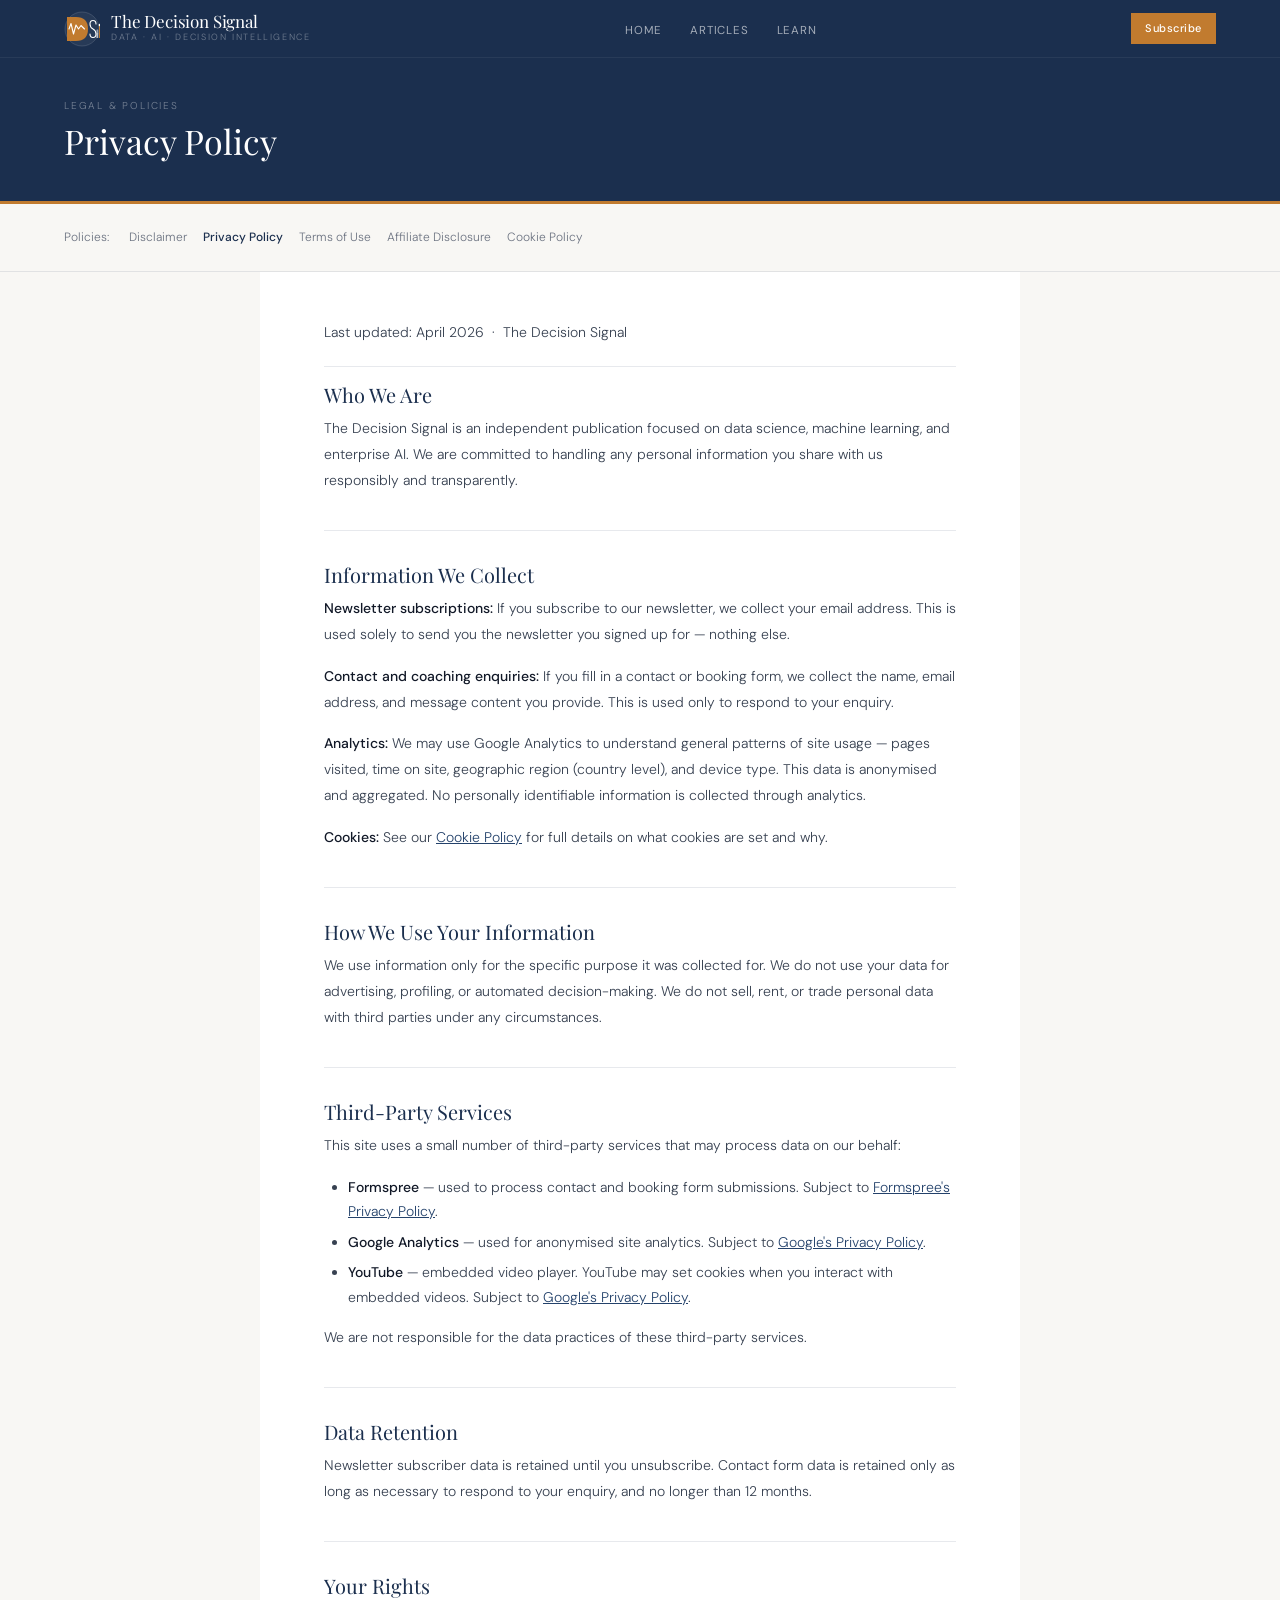
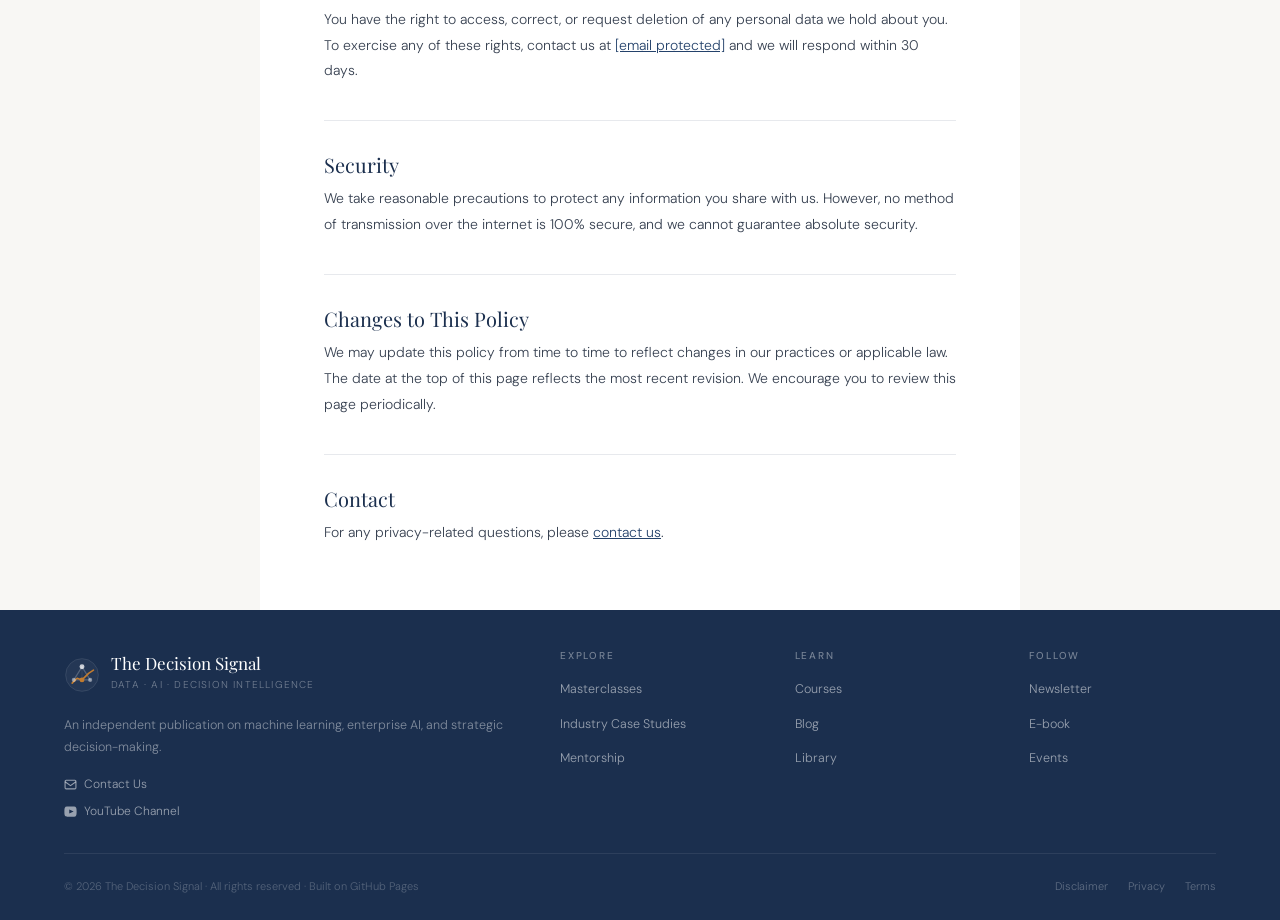
<file: privacy.html>
<!DOCTYPE html>
<html lang="en">
<head>
<meta charset="UTF-8">
<meta name="viewport" content="width=device-width, initial-scale=1.0">
<title>Privacy Policy — The Decision Signal</title>
<link rel="stylesheet" href="style.css">
<style>
.legal-hero{background:var(--sl);padding:2.5rem 5%;border-bottom:3px solid var(--acc)}
.legal-eyebrow{font-family:'DM Sans',sans-serif;font-size:10px;letter-spacing:.18em;text-transform:uppercase;color:rgba(255,255,255,.4);margin-bottom:8px}
.legal-hero h1{font-family:'Playfair Display',serif;font-size:clamp(24px,3vw,34px);color:#fff;font-weight:400;margin-bottom:0}
.legal-wrap{max-width:760px;margin:0 auto;padding:3rem 5%;background:#fff;min-height:65vh}
.legal-wrap h2{font-family:'Playfair Display',serif;font-size:20px;color:var(--sl);margin:2.25rem 0 10px;padding-top:2rem;border-top:0.5px solid var(--rule)}
.legal-wrap h2:first-of-type{border-top:none;padding-top:0;margin-top:1rem}
.legal-wrap p{font-size:14px;color:var(--inkm);line-height:1.85;margin-bottom:1rem}
.legal-wrap a{color:var(--sl2);text-decoration:underline}
.legal-wrap strong{color:var(--ink);font-weight:500}
.legal-wrap ul{margin:0 0 1rem 1.5rem;display:flex;flex-direction:column;gap:6px}
.legal-wrap ul li{font-size:14px;color:var(--inkm);line-height:1.75}
.legal-meta{font-family:'DM Sans',sans-serif;font-size:12px;color:var(--inkl);margin-bottom:2rem;padding-bottom:1.25rem;border-bottom:0.5px solid var(--rule)}
.legal-nav{display:flex;gap:1rem;flex-wrap:wrap;padding:1.5rem 5%;background:var(--warm);border-bottom:0.5px solid var(--rule);font-size:12px}
.legal-nav a{color:var(--inkl);transition:color .2s}
.legal-nav a:hover,.legal-nav a.current{color:var(--sl);font-weight:500}
</style>
</head>
<body>
<nav class="site-nav">
  <a href="index.html" class="nav-brand">
    <svg width="36" height="36" viewBox="0 0 72 72" fill="none" xmlns="http://www.w3.org/2000/svg" style="flex-shrink:0;display:block">
      <circle cx="36" cy="36" r="34" fill="rgba(255,255,255,.05)" stroke="rgba(255,255,255,.18)" stroke-width="1.5"/>
      <path d="M6 12 L6 60 L24 60 Q48 60 48 36 Q48 12 24 12 Z" fill="#C17B2F"/>
      <polyline points="10,36 14,25 19,46 24,28 29,36 34,29 41,36" stroke="#fff" stroke-width="2.2" stroke-linecap="round" stroke-linejoin="round" fill="none"/>
      <path d="M64 26 Q64 19 58 19 Q52 19 52 26 Q52 33 58 36 Q64 39 64 46 Q64 53 58 53 Q52 53 52 46" stroke="#fff" stroke-width="2.2" stroke-linecap="round" fill="none"/>
      <rect x="65" y="44" width="3.5" height="10" rx="1" fill="rgba(255,255,255,.32)"/>
      <rect x="65" y="37" width="3.5" height="17" rx="1" fill="rgba(255,255,255,.52)"/>
      <rect x="70" y="28" width="3.5" height="26" rx="1" fill="#C17B2F"/>
      <circle cx="71.75" cy="28" r="2.5" fill="#fff"/>
    </svg><div><div class="nav-brand-name">The Decision Signal</div><div class="nav-brand-tag">Data · AI · Decision Intelligence</div></div></a>
  <ul class="nav-links"><li><a href="index.html">Home</a></li><li><a href="articles.html">Articles</a></li><li><a href="learn.html">Learn</a></li></ul>
  <div class="nav-actions"><a href="index.html#subscribeBox" class="btn-subscribe">Subscribe</a></div>
  <button class="nav-hamburger" onclick="toggleMobile()" aria-label="Menu"><span></span><span></span><span></span></button>
</nav>
<div class="mobile-menu" id="mobileMenu"><a href="index.html">Home</a><a href="articles.html">Articles</a><a href="learn.html">Learn</a></div>
<div class="legal-hero"><div class="legal-eyebrow">Legal &amp; Policies</div><h1>Privacy Policy</h1></div>
<div class="legal-nav">
  <span style="color:var(--inkl);margin-right:4px">Policies:</span>
  <a href="disclaimer.html">Disclaimer</a>
  <a href="privacy.html" class="current">Privacy Policy</a>
  <a href="terms.html">Terms of Use</a>
  <a href="affiliate.html">Affiliate Disclosure</a>
  <a href="cookies.html">Cookie Policy</a>
</div>
<div class="legal-wrap"><p class="legal-meta">Last updated: April 2026 &nbsp;·&nbsp; The Decision Signal</p>
  
<h2>Who We Are</h2>
<p>The Decision Signal is an independent publication focused on data science, machine learning, and enterprise AI. We are committed to handling any personal information you share with us responsibly and transparently.</p>

<h2>Information We Collect</h2>
<p><strong>Newsletter subscriptions:</strong> If you subscribe to our newsletter, we collect your email address. This is used solely to send you the newsletter you signed up for — nothing else.</p>
<p><strong>Contact and coaching enquiries:</strong> If you fill in a contact or booking form, we collect the name, email address, and message content you provide. This is used only to respond to your enquiry.</p>
<p><strong>Analytics:</strong> We may use Google Analytics to understand general patterns of site usage — pages visited, time on site, geographic region (country level), and device type. This data is anonymised and aggregated. No personally identifiable information is collected through analytics.</p>
<p><strong>Cookies:</strong> See our <a href="cookies.html">Cookie Policy</a> for full details on what cookies are set and why.</p>

<h2>How We Use Your Information</h2>
<p>We use information only for the specific purpose it was collected for. We do not use your data for advertising, profiling, or automated decision-making. We do not sell, rent, or trade personal data with third parties under any circumstances.</p>

<h2>Third-Party Services</h2>
<p>This site uses a small number of third-party services that may process data on our behalf:</p>
<ul>
  <li><strong>Formspree</strong> — used to process contact and booking form submissions. Subject to <a href="https://formspree.io/legal/privacy-policy/" target="_blank">Formspree's Privacy Policy</a>.</li>
  <li><strong>Google Analytics</strong> — used for anonymised site analytics. Subject to <a href="https://policies.google.com/privacy" target="_blank">Google's Privacy Policy</a>.</li>
  <li><strong>YouTube</strong> — embedded video player. YouTube may set cookies when you interact with embedded videos. Subject to <a href="https://policies.google.com/privacy" target="_blank">Google's Privacy Policy</a>.</li>
</ul>
<p>We are not responsible for the data practices of these third-party services.</p>

<h2>Data Retention</h2>
<p>Newsletter subscriber data is retained until you unsubscribe. Contact form data is retained only as long as necessary to respond to your enquiry, and no longer than 12 months.</p>

<h2>Your Rights</h2>
<p>You have the right to access, correct, or request deletion of any personal data we hold about you. To exercise any of these rights, contact us at <a href="/cdn-cgi/l/email-protection#761b031d1e13041c13135805170f1718474136111b171f1a5815191b"><span class="__cf_email__" data-cfemail="3459415f5c51465e51511a47554d555a0503745359555d581a575b59">[email&#160;protected]</span></a> and we will respond within 30 days.</p>

<h2>Security</h2>
<p>We take reasonable precautions to protect any information you share with us. However, no method of transmission over the internet is 100% secure, and we cannot guarantee absolute security.</p>

<h2>Changes to This Policy</h2>
<p>We may update this policy from time to time to reflect changes in our practices or applicable law. The date at the top of this page reflects the most recent revision. We encourage you to review this page periodically.</p>

<h2>Contact</h2>
<p>For any privacy-related questions, please <a href="/cdn-cgi/l/email-protection#f598809e9d90879f9090db86948c949bc4c2b59298949c99db969a98">contact us</a>.</p></div>
<footer class="site-footer">
  <div class="footer-top" style="grid-template-columns:2.4fr 1fr 1fr 1fr">
    <div>
      <div style="display:flex;align-items:center;gap:11px;margin-bottom:14px">
        <svg width="36" height="36" viewBox="0 0 44 44" fill="none" xmlns="http://www.w3.org/2000/svg" style="flex-shrink:0;display:block">
  <circle cx="22" cy="22" r="20" fill="rgba(255,255,255,0.04)" stroke="rgba(255,255,255,0.12)" stroke-width="1"/>
  <line x1="22" y1="12" x2="12" y2="28" stroke="rgba(255,255,255,0.22)" stroke-width="1.5" stroke-linecap="round"/>
  <line x1="22" y1="12" x2="32" y2="28" stroke="rgba(255,255,255,0.22)" stroke-width="1.5" stroke-linecap="round"/>
  <line x1="12" y1="28" x2="32" y2="28" stroke="rgba(255,255,255,0.22)" stroke-width="1.5" stroke-linecap="round"/>
  <line x1="22" y1="12" x2="22" y2="28" stroke="rgba(255,255,255,0.1)" stroke-width="1" stroke-linecap="round"/>
  <polyline points="10,32 16,26 22,28 30,20 36,16" stroke="#C17B2F" stroke-width="2" stroke-linecap="round" stroke-linejoin="round" fill="none"/>
  <circle cx="22" cy="12" r="3" fill="rgba(255,255,255,0.75)"/>
  <circle cx="12" cy="28" r="2.5" fill="rgba(255,255,255,0.45)"/>
  <circle cx="32" cy="28" r="2.5" fill="rgba(255,255,255,0.45)"/>
  <circle cx="22" cy="28" r="3" fill="#C17B2F"/>
</svg>
        <div>
          <div class="footer-brand-name">The Decision Signal</div>
          <div class="footer-brand-tag">Data · AI · Decision Intelligence</div>
        </div>
      </div>
      <p class="footer-brand-desc">An independent publication on machine learning, enterprise AI, and strategic decision-making.</p>
      <div style="margin-top:16px;display:flex;flex-direction:column;gap:8px">
        <a href="/cdn-cgi/l/email-protection#016c746a6964736b64642f726078606f303641666c60686d2f626e6c" style="font-size:12px;color:rgba(255,255,255,.55);display:inline-flex;align-items:center;gap:7px">
          <svg width="13" height="13" viewBox="0 0 24 24" fill="none" stroke="currentColor" stroke-width="2"><rect x="2" y="4" width="20" height="16" rx="2"/><path d="m2 7 10 7 10-7"/></svg>
          Contact Us
        </a>
        <a href="https://www.youtube.com/@knowledgesharinggroup4001" target="_blank" style="font-size:12px;color:rgba(255,255,255,.55);display:inline-flex;align-items:center;gap:7px">
          <svg width="13" height="13" viewBox="0 0 24 24" fill="currentColor"><path d="M23 7s-.3-2-1.2-2.8c-1.1-1.2-2.4-1.2-3-1.3C16.3 2.7 12 2.7 12 2.7s-4.3 0-6.8.2c-.6.1-1.9.1-3 1.3C1.3 5 1 7 1 7S.7 9.1.7 11.3v2.1C.7 15.5 1 17.6 1 17.6s.3 2 1.2 2.8c1.1 1.2 2.6 1.1 3.3 1.2C7.6 21.8 12 21.8 12 21.8s4.3 0 6.8-.2c.6-.1 1.9-.1 3-1.3.9-.8 1.2-2.8 1.2-2.8s.3-2.1.3-4.2v-2.1C23.3 9.1 23 7 23 7zM9.7 15.5V8.4l8.1 3.6-8.1 3.5z"/></svg>
          YouTube Channel
        </a>
      </div>
    </div>
    <div class="footer-col"><h4>Explore</h4><ul>
      <li><a href="learn.html#masterclasses">Masterclasses</a></li>
      <li><a href="articles.html?filter=ml">Industry Case Studies</a></li>
      <li><a href="learn.html#coaching">Mentorship</a></li>
    </ul></div>
    <div class="footer-col"><h4>Learn</h4><ul>
      <li><a href="learn.html">Courses</a></li>
      <li><a href="articles.html">Blog</a></li>
      <li><a href="learn.html#library">Library</a></li>
    </ul></div>
    <div class="footer-col"><h4>Follow</h4><ul>
      <li><a href="index.html#subscribeBox">Newsletter</a></li>
      <li><a href="learn.html#library">E-book</a></li>
      <li><a href="learn.html#calendar">Events</a></li>
    </ul></div>
  </div>
  <div class="footer-bottom">
    <span class="footer-copy">© 2026 The Decision Signal · All rights reserved · Built on GitHub Pages</span>
    <div style="display:flex;gap:1.25rem">
      <a href="disclaimer.html" style="font-size:11px;color:rgba(255,255,255,.3)">Disclaimer</a>
      <a href="privacy.html" style="font-size:11px;color:rgba(255,255,255,.3)">Privacy</a>
      <a href="terms.html" style="font-size:11px;color:rgba(255,255,255,.3)">Terms</a>
    </div>
  </div>
</footer>

<div class="toast" id="toast"></div>
<script data-cfasync
</file>
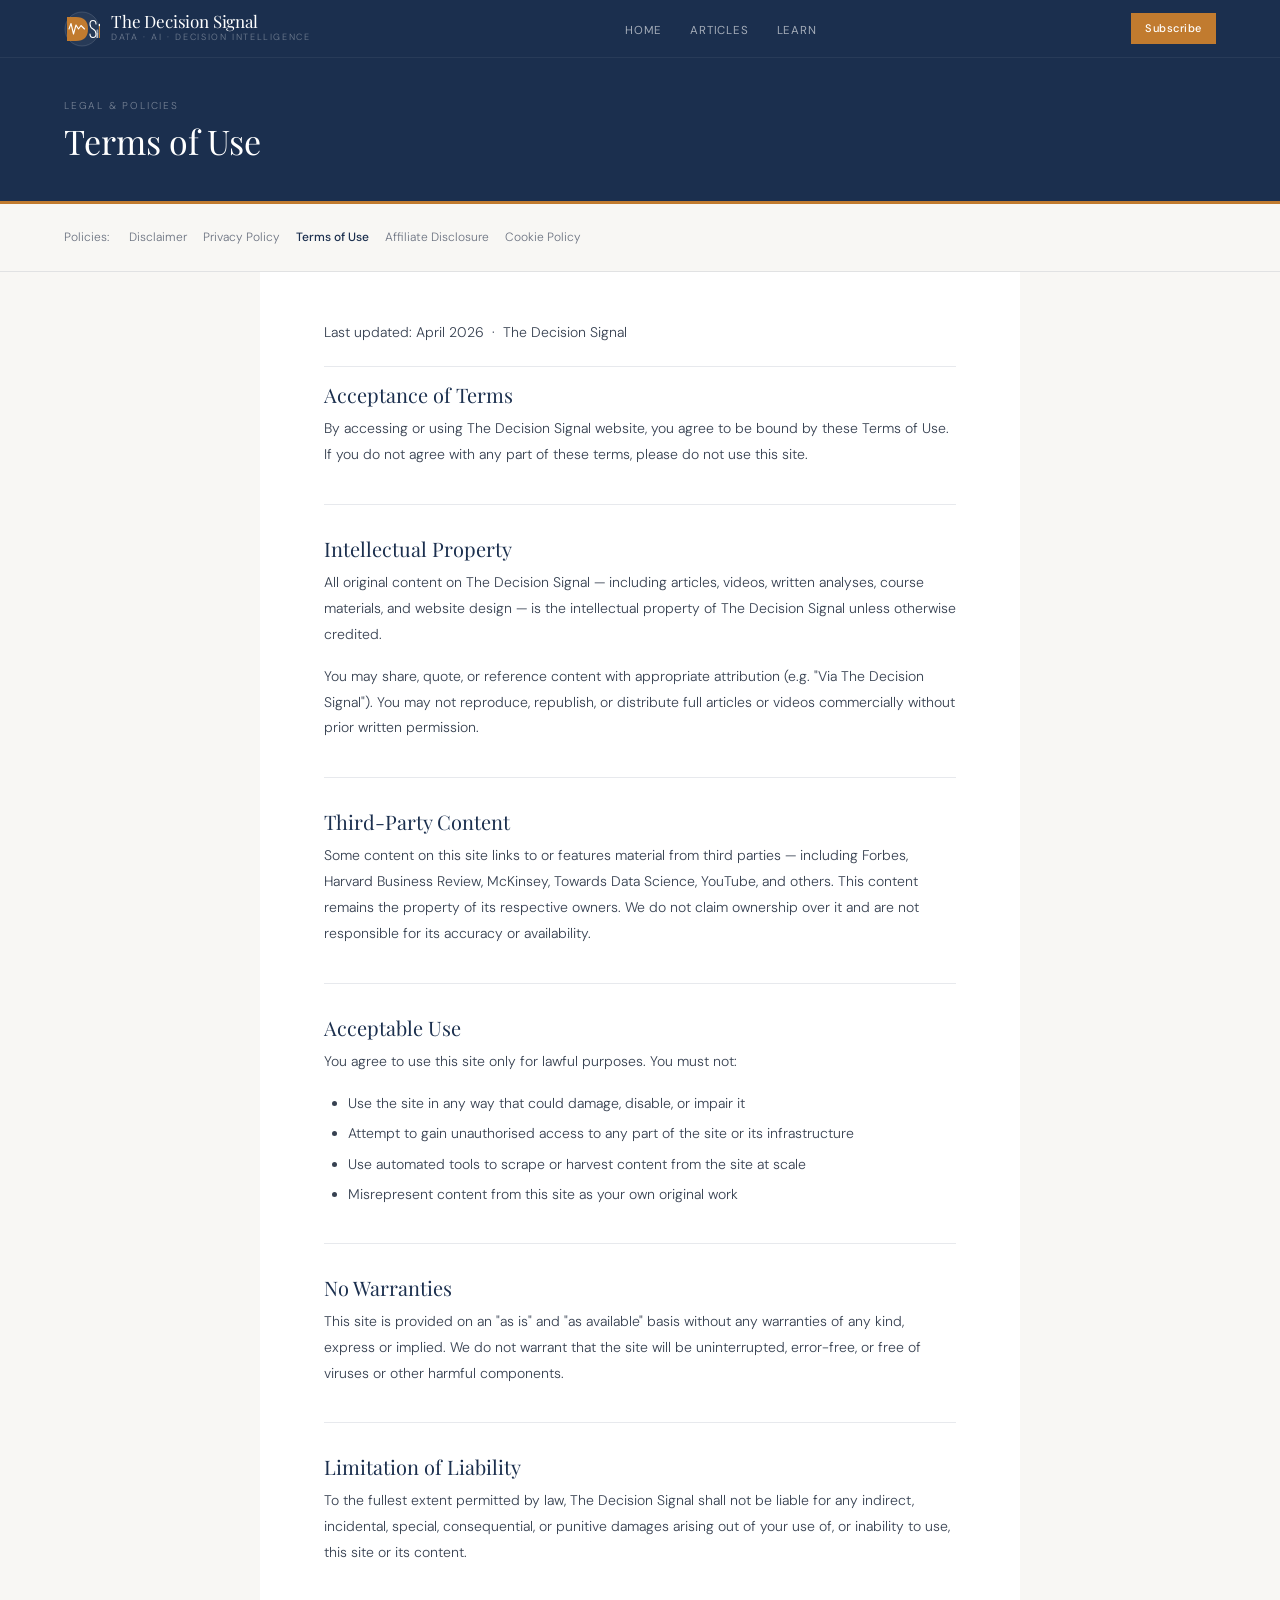
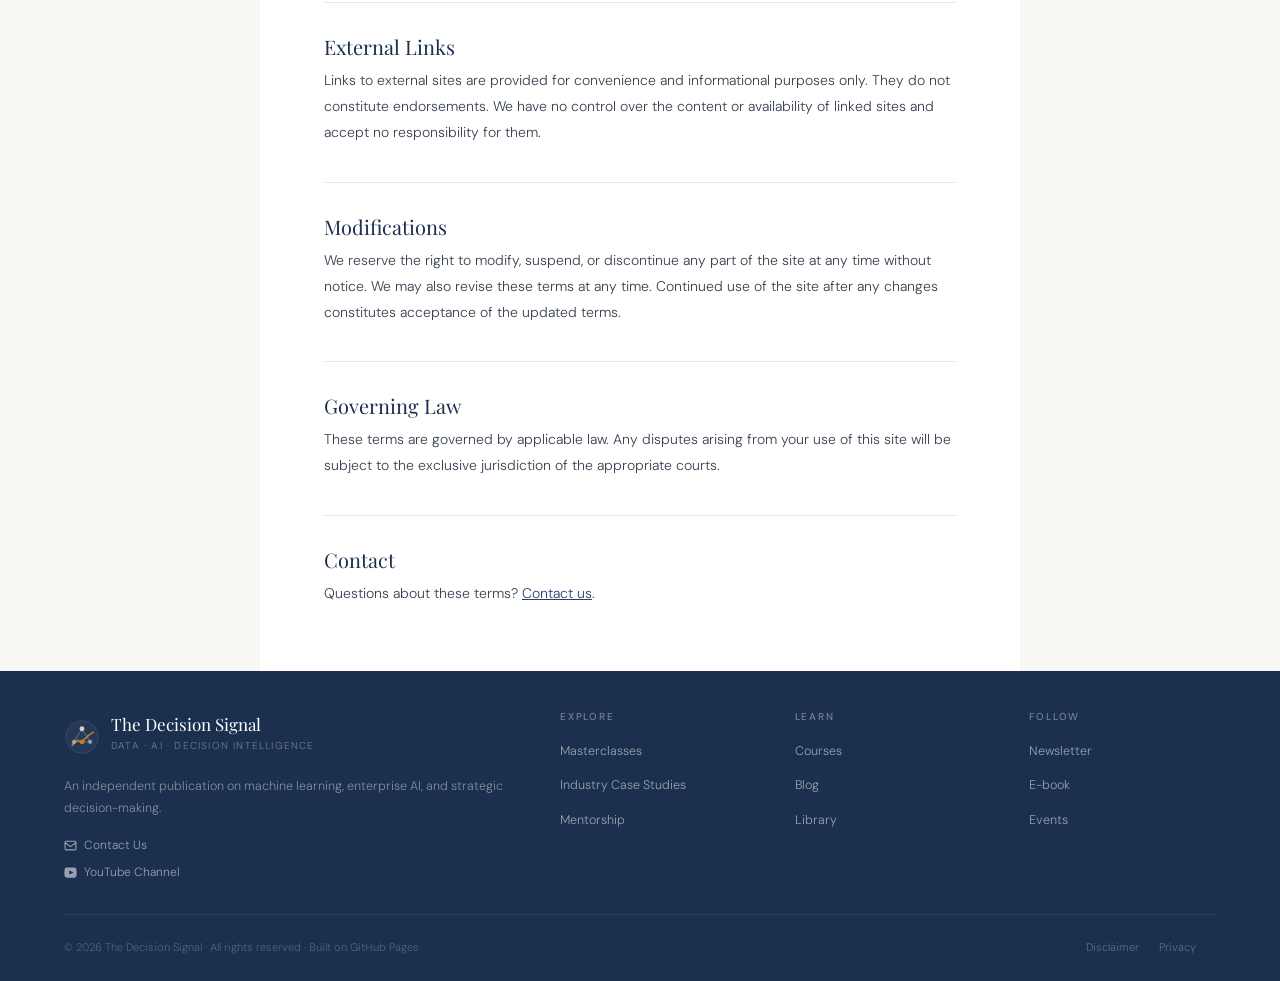
<file: terms.html>
<!DOCTYPE html>
<html lang="en">
<head>
<meta charset="UTF-8">
<meta name="viewport" content="width=device-width, initial-scale=1.0">
<title>Terms of Use — The Decision Signal</title>
<meta name="description" content="Terms of Use for The Decision Signal — a publication on data science, AI and decision intelligence.">
<link rel="stylesheet" href="style.css">
<style>
.legal-hero{background:var(--sl);padding:2.5rem 5%;border-bottom:3px solid var(--acc)}
.legal-eyebrow{font-family:'DM Sans',sans-serif;font-size:10px;letter-spacing:.18em;text-transform:uppercase;color:rgba(255,255,255,.4);margin-bottom:8px}
.legal-hero h1{font-family:'Playfair Display',serif;font-size:clamp(24px,3vw,34px);color:#fff;font-weight:400;margin-bottom:0}
.legal-wrap{max-width:760px;margin:0 auto;padding:3rem 5%;background:#fff;min-height:65vh}
.legal-wrap h2{font-family:'Playfair Display',serif;font-size:20px;color:var(--sl);margin:2.25rem 0 10px;padding-top:2rem;border-top:0.5px solid var(--rule)}
.legal-wrap h2:first-of-type{border-top:none;padding-top:0;margin-top:1rem}
.legal-wrap p{font-size:14px;color:var(--inkm);line-height:1.85;margin-bottom:1rem}
.legal-wrap a{color:var(--sl2);text-decoration:underline}
.legal-wrap strong{color:var(--ink);font-weight:500}
.legal-wrap ul{margin:0 0 1rem 1.5rem;display:flex;flex-direction:column;gap:6px}
.legal-wrap ul li{font-size:14px;color:var(--inkm);line-height:1.75}
.legal-meta{font-family:'DM Sans',sans-serif;font-size:12px;color:var(--inkl);margin-bottom:2rem;padding-bottom:1.25rem;border-bottom:0.5px solid var(--rule)}
.legal-nav{display:flex;gap:1rem;flex-wrap:wrap;padding:1.5rem 5%;background:var(--warm);border-bottom:0.5px solid var(--rule);font-size:12px}
.legal-nav a{color:var(--inkl);transition:color .2s}
.legal-nav a:hover{color:var(--sl)}
.legal-nav a.current{color:var(--sl);font-weight:500}
</style>
</head>
<body>

<nav class="site-nav">
  <a href="index.html" class="nav-brand">
    <svg width="36" height="36" viewBox="0 0 72 72" fill="none" xmlns="http://www.w3.org/2000/svg" style="flex-shrink:0;display:block">
      <circle cx="36" cy="36" r="34" fill="rgba(255,255,255,.05)" stroke="rgba(255,255,255,.18)" stroke-width="1.5"/>
      <path d="M6 12 L6 60 L24 60 Q48 60 48 36 Q48 12 24 12 Z" fill="#C17B2F"/>
      <polyline points="10,36 14,25 19,46 24,28 29,36 34,29 41,36" stroke="#fff" stroke-width="2.2" stroke-linecap="round" stroke-linejoin="round" fill="none"/>
      <path d="M64 26 Q64 19 58 19 Q52 19 52 26 Q52 33 58 36 Q64 39 64 46 Q64 53 58 53 Q52 53 52 46" stroke="#fff" stroke-width="2.2" stroke-linecap="round" fill="none"/>
      <rect x="65" y="44" width="3.5" height="10" rx="1" fill="rgba(255,255,255,.32)"/>
      <rect x="65" y="37" width="3.5" height="17" rx="1" fill="rgba(255,255,255,.52)"/>
      <rect x="70" y="28" width="3.5" height="26" rx="1" fill="#C17B2F"/>
      <circle cx="71.75" cy="28" r="2.5" fill="#fff"/>
    </svg>
    <div>
      <div class="nav-brand-name">The Decision Signal</div>
      <div class="nav-brand-tag">Data · AI · Decision Intelligence</div>
    </div>
  </a>
  <ul class="nav-links">
    <li><a href="index.html">Home</a></li>
    <li><a href="articles.html">Articles</a></li>
    <li><a href="learn.html">Learn</a></li>
  </ul>
  <div class="nav-actions">
    <a href="index.html#subscribeBox" class="btn-subscribe">Subscribe</a>
  </div>
  <button class="nav-hamburger" onclick="toggleMobile()" aria-label="Menu"><span></span><span></span><span></span></button>
</nav>
<div class="mobile-menu" id="mobileMenu">
  <a href="index.html">Home</a>
  <a href="articles.html">Articles</a>
  <a href="learn.html">Learn</a>
</div>

<div class="legal-hero">
  <div class="legal-eyebrow">Legal &amp; Policies</div>
  <h1>Terms of Use</h1>
</div>

<div class="legal-nav">
  <span style="color:var(--inkl);margin-right:4px">Policies:</span>
  <a href="disclaimer.html" class="">Disclaimer</a>
  <a href="privacy.html" class="">Privacy Policy</a>
  <a href="terms.html" class="current">Terms of Use</a>
  <a href="affiliate.html" class="">Affiliate Disclosure</a>
  <a href="cookies.html" class="">Cookie Policy</a>
</div>

<div class="legal-wrap">
  <p class="legal-meta">Last updated: April 2026 &nbsp;·&nbsp; The Decision Signal</p>
  
<h2>Acceptance of Terms</h2>
<p>By accessing or using The Decision Signal website, you agree to be bound by these Terms of Use. If you do not agree with any part of these terms, please do not use this site.</p>

<h2>Intellectual Property</h2>
<p>All original content on The Decision Signal — including articles, videos, written analyses, course materials, and website design — is the intellectual property of The Decision Signal unless otherwise credited.</p>
<p>You may share, quote, or reference content with appropriate attribution (e.g. "Via The Decision Signal"). You may not reproduce, republish, or distribute full articles or videos commercially without prior written permission.</p>

<h2>Third-Party Content</h2>
<p>Some content on this site links to or features material from third parties — including Forbes, Harvard Business Review, McKinsey, Towards Data Science, YouTube, and others. This content remains the property of its respective owners. We do not claim ownership over it and are not responsible for its accuracy or availability.</p>

<h2>Acceptable Use</h2>
<p>You agree to use this site only for lawful purposes. You must not:</p>
<ul>
  <li>Use the site in any way that could damage, disable, or impair it</li>
  <li>Attempt to gain unauthorised access to any part of the site or its infrastructure</li>
  <li>Use automated tools to scrape or harvest content from the site at scale</li>
  <li>Misrepresent content from this site as your own original work</li>
</ul>

<h2>No Warranties</h2>
<p>This site is provided on an "as is" and "as available" basis without any warranties of any kind, express or implied. We do not warrant that the site will be uninterrupted, error-free, or free of viruses or other harmful components.</p>

<h2>Limitation of Liability</h2>
<p>To the fullest extent permitted by law, The Decision Signal shall not be liable for any indirect, incidental, special, consequential, or punitive damages arising out of your use of, or inability to use, this site or its content.</p>

<h2>External Links</h2>
<p>Links to external sites are provided for convenience and informational purposes only. They do not constitute endorsements. We have no control over the content or availability of linked sites and accept no responsibility for them.</p>

<h2>Modifications</h2>
<p>We reserve the right to modify, suspend, or discontinue any part of the site at any time without notice. We may also revise these terms at any time. Continued use of the site after any changes constitutes acceptance of the updated terms.</p>

<h2>Governing Law</h2>
<p>These terms are governed by applicable law. Any disputes arising from your use of this site will be subject to the exclusive jurisdiction of the appropriate courts.</p>

<h2>Contact</h2>
<p>Questions about these terms? <a href="/cdn-cgi/l/email-protection#87eaf2ecefe2f5ede2e2a9f4e6fee6e9b6b0c7e0eae6eeeba9e4e8ea">Contact us</a>.</p>

</div>

<footer class="site-footer">
  <div class="footer-top" style="grid-template-columns:2.4fr 1fr 1fr 1fr">
    <div>
      <div style="display:flex;align-items:center;gap:11px;margin-bottom:14px">
        <svg width="36" height="36" viewBox="0 0 44 44" fill="none" xmlns="http://www.w3.org/2000/svg" style="flex-shrink:0;display:block">
  <circle cx="22" cy="22" r="20" fill="rgba(255,255,255,0.04)" stroke="rgba(255,255,255,0.12)" stroke-width="1"/>
  <line x1="22" y1="12" x2="12" y2="28" stroke="rgba(255,255,255,0.22)" stroke-width="1.5" stroke-linecap="round"/>
  <line x1="22" y1="12" x2="32" y2="28" stroke="rgba(255,255,255,0.22)" stroke-width="1.5" stroke-linecap="round"/>
  <line x1="12" y1="28" x2="32" y2="28" stroke="rgba(255,255,255,0.22)" stroke-width="1.5" stroke-linecap="round"/>
  <line x1="22" y1="12" x2="22" y2="28" stroke="rgba(255,255,255,0.1)" stroke-width="1" stroke-linecap="round"/>
  <polyline points="10,32 16,26 22,28 30,20 36,16" stroke="#C17B2F" stroke-width="2" stroke-linecap="round" stroke-linejoin="round" fill="none"/>
  <circle cx="22" cy="12" r="3" fill="rgba(255,255,255,0.75)"/>
  <circle cx="12" cy="28" r="2.5" fill="rgba(255,255,255,0.45)"/>
  <circle cx="32" cy="28" r="2.5" fill="rgba(255,255,255,0.45)"/>
  <circle cx="22" cy="28" r="3" fill="#C17B2F"/>
</svg>
        <div>
          <div class="footer-brand-name">The Decision Signal</div>
          <div class="footer-brand-tag">Data · AI · Decision Intelligence</div>
        </div>
      </div>
      <p class="footer-brand-desc">An independent publication on machine learning, enterprise AI, and strategic decision-making.</p>
      <div style="margin-top:16px;display:flex;flex-direction:column;gap:8px">
        <a href="/cdn-cgi/l/email-protection#402d352b2825322a25256e332139212e717700272d21292c6e232f2d" style="font-size:12px;color:rgba(255,255,255,.55);display:inline-flex;align-items:center;gap:7px">
          <svg width="13" height="13" viewBox="0 0 24 24" fill="none" stroke="currentColor" stroke-width="2"><rect x="2" y="4" width="20" height="16" rx="2"/><path d="m2 7 10 7 10-7"/></svg>
          Contact Us
        </a>
        <a href="https://www.youtube.com/@knowledgesharinggroup4001" target="_blank" style="font-size:12px;color:rgba(255,255,255,.55);display:inline-flex;align-items:center;gap:7px">
          <svg width="13" height="13" viewBox="0 0 24 24" fill="currentColor"><path d="M23 7s-.3-2-1.2-2.8c-1.1-1.2-2.4-1.2-3-1.3C16.3 2.7 12 2.7 12 2.7s-4.3 0-6.8.2c-.6.1-1.9.1-3 1.3C1.3 5 1 7 1 7S.7 9.1.7 11.3v2.1C.7 15.5 1 17.6 1 17.6s.3 2 1.2 2.8c1.1 1.2 2.6 1.1 3.3 1.2C7.6 21.8 12 21.8 12 21.8s4.3 0 6.8-.2c.6-.1 1.9-.1 3-1.3.9-.8 1.2-2.8 1.2-2.8s.3-2.1.3-4.2v-2.1C23.3 9.1 23 7 23 7zM9.7 15.5V8.4l8.1 3.6-8.1 3.5z"/></svg>
          YouTube Channel
        </a>
      </div>
    </div>
    <div class="footer-col"><h4>Explore</h4><ul>
      <li><a href="learn.html#masterclasses">Masterclasses</a></li>
      <li><a href="articles.html?filter=ml">Industry Case Studies</a></li>
      <li><a href="learn.html#coaching">Mentorship</a></li>
    </ul></div>
    <div class="footer-col"><h4>Learn</h4><ul>
      <li><a href="learn.html">Courses</a></li>
      <li><a href="articles.html">Blog</a></li>
      <li><a href="learn.html#library">Library</a></li>
    </ul></div>
    <div class="footer-col"><h4>Follow</h4><ul>
      <li><a href="index.html#subscribeBox">Newsletter</a></li>
      <li><a href="learn.html#library">E-book</a></li>
      <li><a href="learn.html#calendar">Events</a></li>
    </ul></div>
  </div>
  <div class="footer-bottom">
    <span class="footer-copy">© 2026 The Decision Signal · All rights reserved · Built on GitHub Pages</span>
    <div style="display:flex;gap:1.25rem">
      <a href="disclaimer.html" style="font-size:11px;color:rgba(255,255,255,.3)">Disclaimer</a>
      <a href="privacy.html" style="font-size:11px;color:rgba(255,255,255,.3)">Privacy</a>
      <a href="terms.html" style="font-size:11px;color:rgba(255,255,255,.3)">
</file>
<file: style.css>
/* ═══════════════════════════════════════════════════════
   THE DECISION SIGNAL — Global Stylesheet
   All pages share this file. Edit here, applies everywhere.
   ═══════════════════════════════════════════════════════ */

@import url('https://fonts.googleapis.com/css2?family=Playfair+Display:ital,wght@0,400;0,500;1,400&family=DM+Sans:wght@300;400;500&display=swap');

*, *::before, *::after { box-sizing: border-box; margin: 0; padding: 0; }

:root {
  --sl:    #1B2F4E;
  --sl2:   #24426B;
  --sl3:   #EBF1F9;
  --ink:   #111827;
  --inkm:  #374151;
  --inkl:  #6B7280;
  --acc:   #C17B2F;
  --acc2:  #F5EDE0;
  --warm:  #F8F7F4;
  --warmd: #EDEAE2;
  --rule:  rgba(27,47,78,0.1);
  --green: #166534;
  --green2:#DCFCE7;
}

html { scroll-behavior: smooth; }
body { font-family: 'DM Sans', sans-serif; font-weight: 300; color: var(--ink); background: var(--warm); line-height: 1.6; }
h1,h2,h3,h4 { font-family: 'Playfair Display', serif; font-weight: 400; line-height: 1.15; }
a { text-decoration: none; color: inherit; }
img { max-width: 100%; display: block; }
button { cursor: pointer; font-family: 'DM Sans', sans-serif; }

/* ── NAV ──────────────────────────────────────────────── */
.site-nav {
  position: sticky; top: 0; z-index: 200;
  background: var(--sl);
  display: flex; align-items: center; justify-content: space-between;
  padding: 0 5%; height: 58px;
  border-bottom: 1px solid rgba(255,255,255,0.06);
}
.nav-brand {
  display: flex; flex-direction: row;
  align-items: center; gap: 11px;
  text-decoration: none;
}
.nav-brand-name { font-family: 'Playfair Display', serif; font-size: 17px; color: #fff; letter-spacing: -0.01em; line-height: 1; }
.nav-brand-tag  { font-size: 9px; color: rgba(255,255,255,0.38); letter-spacing: 0.18em; text-transform: uppercase; }
.nav-links { display: flex; gap: 1.75rem; list-style: none; }
.nav-links a { font-size: 11.5px; font-weight: 400; letter-spacing: 0.07em; text-transform: uppercase; color: rgba(255,255,255,0.6); transition: color 0.2s; padding-bottom: 2px; }
.nav-links a:hover, .nav-links a.active { color: #fff; border-bottom: 1px solid rgba(255,255,255,0.45); }
.nav-actions { display: flex; gap: 8px; align-items: center; }
.btn-subscribe { font-size: 11px; font-weight: 500; letter-spacing: 0.05em; color: #fff; background: var(--acc); padding: 7px 14px; border: none; transition: background 0.2s; cursor: pointer; }
.btn-subscribe:hover { background: #a86826; }
.nav-hamburger { display: none; background: none; border: none; flex-direction: column; gap: 4px; padding: 4px; cursor: pointer; }
.nav-hamburger span { width: 20px; height: 1.5px; background: rgba(255,255,255,0.7); display: block; }
.mobile-menu { display: none; background: var(--sl2); padding: 1rem 5%; flex-direction: column; gap: 0; }
.mobile-menu.open { display: flex; }
.mobile-menu a { font-size: 13px; letter-spacing: 0.06em; text-transform: uppercase; color: rgba(255,255,255,0.75); padding: 0.75rem 0; border-bottom: 1px solid rgba(255,255,255,0.07); }

/* ── TICKER ───────────────────────────────────────────── */
.ticker { background: var(--acc); padding: 6px 5%; display: flex; align-items: center; gap: 0; }
.ticker-label {
  font-size: 9.5px; font-weight: 500; letter-spacing: 0.18em; text-transform: uppercase;
  color: #fff; white-space: nowrap;
  border-right: 1px solid rgba(255,255,255,0.35);
  padding-right: 14px; margin-right: 14px;
  flex-shrink: 0;
  background: var(--acc); /* masks any animation bleed */
  position: relative; z-index: 2;
}
.ticker-overflow { flex: 1; overflow: hidden; min-width: 0; }
.ticker-track {
  display: flex; gap: 2.5rem; white-space: nowrap;
  animation: ticker-scroll 40s linear infinite;
  font-size: 12px; color: rgba(255,255,255,0.9);
}
.ticker-track a { color: rgba(255,255,255,0.9); }
.ticker-track a:hover { color: #fff; text-decoration: underline; }
.ticker-track span { color: rgba(255,255,255,0.4); }
@keyframes ticker-scroll {
  0%   { transform: translateX(0); }
  100% { transform: translateX(-50%); }
}

/* ── BUTTONS ──────────────────────────────────────────── */
.btn-primary { display: inline-block; padding: 11px 24px; background: var(--sl); color: #fff; font-size: 12.5px; font-weight: 500; letter-spacing: 0.06em; text-transform: uppercase; border: none; transition: background 0.2s; }
.btn-primary:hover { background: var(--sl2); }
.btn-ghost { display: inline-block; padding: 10px 22px; background: transparent; color: var(--sl); font-size: 12.5px; font-weight: 400; letter-spacing: 0.06em; text-transform: uppercase; border: 1px solid var(--sl); transition: all 0.2s; }
.btn-ghost:hover { background: var(--sl); color: #fff; }
.btn-acc { display: inline-block; padding: 11px 24px; background: var(--acc); color: #fff; font-size: 12.5px; font-weight: 500; letter-spacing: 0.06em; text-transform: uppercase; border: none; transition: background 0.2s; }
.btn-acc:hover { background: #a86826; }
.btn-outline-white { display: inline-block; padding: 8px 16px; border: 1px solid rgba(255,255,255,0.35); color: rgba(255,255,255,0.8); font-size: 11.5px; letter-spacing: 0.05em; transition: all 0.2s; }
.btn-outline-white:hover { border-color: #fff; color: #fff; }

/* ── SECTION LABEL ────────────────────────────────────── */
.section-label { font-size: 10px; font-weight: 400; letter-spacing: 0.22em; text-transform: uppercase; color: var(--inkl); padding: 16px 5% 12px; border-bottom: 0.5px solid var(--rule); display: flex; align-items: center; gap: 12px; }
.section-label::after { content: ''; flex: 1; height: 0.5px; background: var(--rule); }

/* ── FILTER BAR ───────────────────────────────────────── */
.filter-bar { padding: 12px 5%; border-bottom: 0.5px solid var(--rule); display: flex; gap: 7px; flex-wrap: wrap; align-items: center; background: var(--warm); }
.filter-chip { font-size: 11.5px; padding: 5px 13px; border: 0.5px solid var(--rule); color: var(--inkm); border-radius: 20px; cursor: pointer; background: #fff; transition: all 0.18s; }
.filter-chip:hover { border-color: var(--sl); color: var(--sl); }
.filter-chip.active { background: var(--sl); color: #fff; border-color: var(--sl); }

/* ── PAGINATION ───────────────────────────────────────── */
.pagination { display: flex; align-items: center; justify-content: center; gap: 6px; padding: 0.9rem; background: var(--warm); border-bottom: 0.5px solid var(--rule); }
.pg-btn { font-family: 'DM Sans', sans-serif; font-size: 12px; padding: 5px 14px; border: 0.5px solid var(--rule); color: var(--inkm); cursor: pointer; background: #fff; transition: all 0.2s; }
.pg-btn:hover { background: var(--sl); color: #fff; border-color: var(--sl); }
.pg-btn:disabled { opacity: 0.3; cursor: default; pointer-events: none; }
.pg-info { font-size: 12px; color: var(--inkl); padding: 0 10px; min-width: 90px; text-align: center; font-family: 'DM Sans', sans-serif; }

/* ── PROMO BANNER ─────────────────────────────────────── */
.promo-banner { display: grid; grid-template-columns: 1fr 1fr; background: var(--sl); border-top: 3px solid var(--acc); }
.promo-half { padding: 2rem 5%; border-right: 1px solid rgba(255,255,255,0.08); }
.promo-half:last-child { border-right: none; }
.promo-badge { font-size: 9.5px; font-weight: 500; letter-spacing: 0.18em; text-transform: uppercase; color: var(--acc); margin-bottom: 8px; }
.promo-title { font-family: 'Playfair Display', serif; font-size: 22px; color: #fff; margin-bottom: 8px; line-height: 1.15; }
.promo-desc { font-size: 13px; color: rgba(255,255,255,0.55); line-height: 1.75; margin-bottom: 1.25rem; max-width: 440px; }
.promo-btn { display: inline-block; padding: 10px 22px; border: 1px solid rgba(255,255,255,0.35); color: rgba(255,255,255,0.85); font-size: 12.5px; font-weight: 400; letter-spacing: 0.05em; text-decoration: none; transition: all 0.2s; }
.promo-btn:hover { background: #fff; color: var(--sl); border-color: #fff; }

/* ── FOOTER ───────────────────────────────────────────── */
.site-footer { background: var(--sl); padding: 2.5rem 5% 1.5rem; }
.footer-top {
  display: grid;
  grid-template-columns: 2.5fr 1fr 1fr;
  gap: 3rem;
  padding-bottom: 2rem;
  border-bottom: 1px solid rgba(255,255,255,0.08);
  margin-bottom: 1.5rem;
}
.footer-brand-name { font-family: 'Playfair Display', serif; font-size: 17px; color: #fff; }
.footer-brand-tag  { font-size: 10px; color: rgba(255,255,255,0.38); letter-spacing: 0.12em; text-transform: uppercase; margin-bottom: 8px; }
.footer-brand-desc { font-size: 12.5px; color: rgba(255,255,255,0.45); line-height: 1.75; }
.footer-col h4 { font-family: 'DM Sans', sans-serif; font-size: 10px; font-weight: 500; letter-spacing: 0.18em; text-transform: uppercase; color: rgba(255,255,255,0.4); margin-bottom: 14px; }
.footer-col ul { list-style: none; display: flex; flex-direction: column; gap: 9px; }
.footer-col ul a { font-size: 12.5px; color: rgba(255,255,255,0.55); transition: color 0.2s; }
.footer-col ul a:hover { color: #fff; }
.footer-bottom { display: flex; justify-content: space-between; align-items: center; flex-wrap: wrap; gap: 0.75rem; }
.footer-copy { font-size: 11px; color: rgba(255,255,255,0.25); }

/* ── FORMS ────────────────────────────────────────────── */
.form-group { display: flex; flex-direction: column; gap: 5px; }
.form-group label { font-size: 11px; font-weight: 500; letter-spacing: 0.08em; text-transform: uppercase; color: var(--inkl); }
.form-input, .form-select, .form-textarea { border: 0.5px solid var(--rule); padding: 10px 12px; font-family: 'DM Sans', sans-serif; font-size: 13.5px; font-weight: 300; color: var(--ink); background: #fff; outline: none; transition: border-color 0.2s; border-radius: 3px; }
.form-input:focus, .form-select:focus, .form-textarea:focus { border-color: var(--sl2); }
.form-textarea { resize: vertical; min-height: 90px; }

/* ── TOAST ────────────────────────────────────────────── */
.toast { position: fixed; bottom: 2rem; right: 2rem; background: var(--sl); color: #fff; padding: 14px 20px; font-size: 13.5px; border-left: 3px solid var(--acc); z-index: 9999; opacity: 0; transform: translateY(20px); transition: all 0.3s; pointer-events: none; max-width: 320px; }
.toast.show { opacity: 1; transform: translateY(0); }

/* ── RESPONSIVE ───────────────────────────────────────── */
@media (max-width: 900px) {
  .nav-links, .nav-actions { display: none; }
  .nav-hamburger { display: flex; }
  .footer-top { grid-template-columns: 1fr 1fr; gap: 2rem; }
  .promo-banner { grid-template-columns: 1fr; }
}
@media (max-width: 600px) {
  .footer-top { grid-template-columns: 1fr; }
}
</file>
